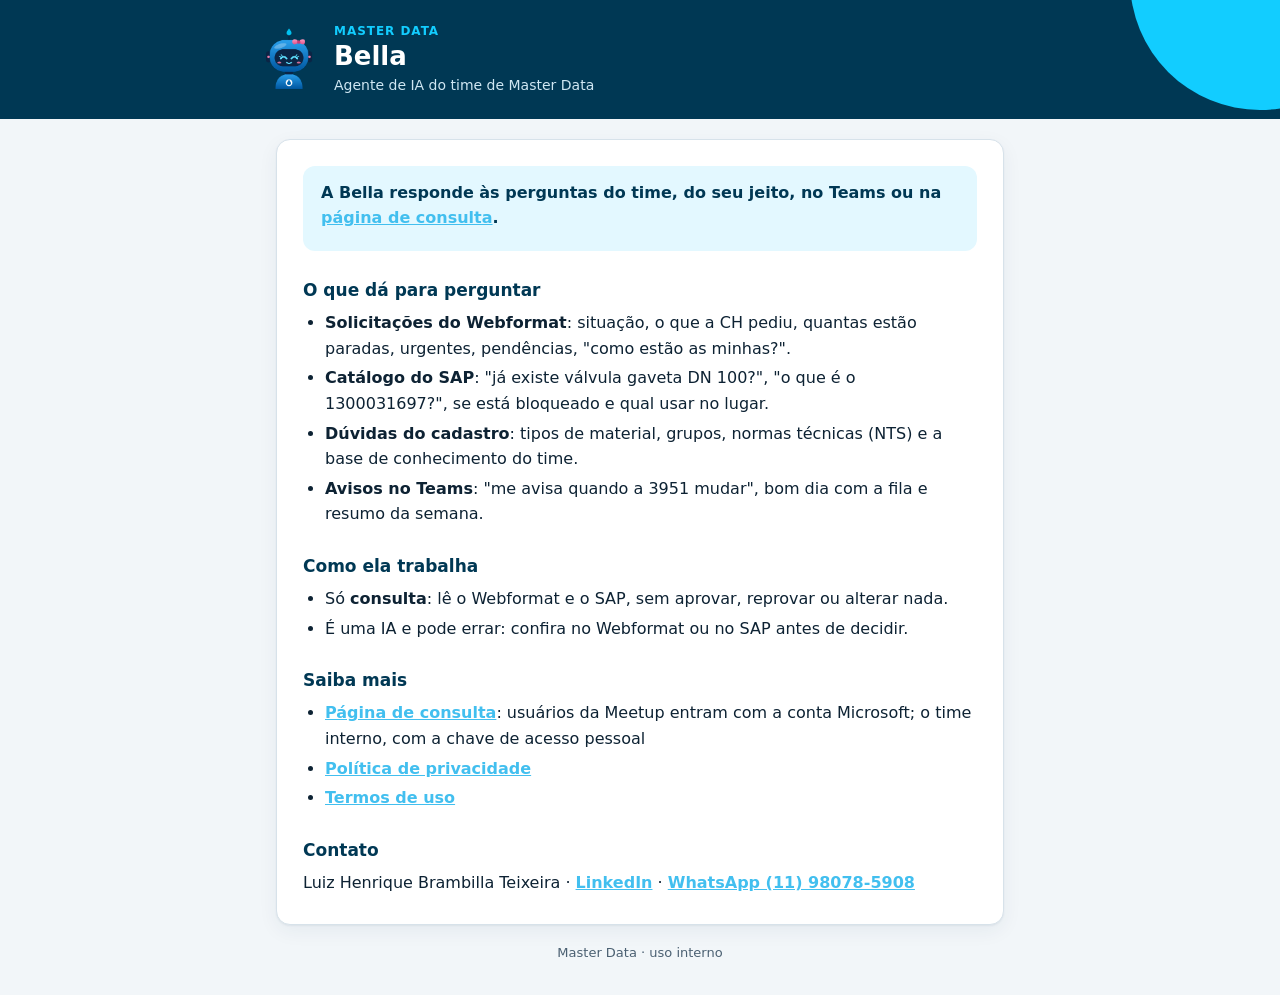
<file: index.html>
<!doctype html>
<html lang="pt-BR">
<head>
<meta charset="utf-8">
<meta name="viewport" content="width=device-width, initial-scale=1">
<meta name="referrer" content="no-referrer">
<title>Bella</title>
<link rel="icon" type="image/png" href="img/favicon.png">
<link rel="stylesheet" href="_estilo.css?v=20261014">
<script src="tema.js?v=20261014n"></script>
</head>
<body>
<header class="topo">
  <div class="topo-conteudo">
    <img src="img/bella.png" alt="" width="58" height="63">
    <div>
      <p class="sobretitulo">Master Data</p>
      <h1>Bella</h1>
      <p class="sub">Agente de IA do time de Master Data</p>
    </div>
  </div>
</header>

<main>
<div class="cartao">
  <div class="resumo">
    <p>A Bella responde às perguntas do time, do seu jeito, no Teams ou na <a href="consulta.html">página de consulta</a>.</p>
  </div>

  <h2>O que dá para perguntar</h2>
  <ul>
    <li><strong>Solicitações do Webformat</strong>: situação, o que a CH pediu, quantas estão paradas, urgentes, pendências, "como estão as minhas?".</li>
    <li><strong>Catálogo do SAP</strong>: "já existe válvula gaveta DN 100?", "o que é o 1300031697?", se está bloqueado e qual usar no lugar.</li>
    <li><strong>Dúvidas do cadastro</strong>: tipos de material, grupos, normas técnicas (NTS) e a base de conhecimento do time.</li>
    <li><strong>Avisos no Teams</strong>: "me avisa quando a 3951 mudar", bom dia com a fila e resumo da semana.</li>
  </ul>

  <h2>Como ela trabalha</h2>
  <ul>
    <li>Só <strong>consulta</strong>: lê o Webformat e o SAP, sem aprovar, reprovar ou alterar nada.</li>
    <li>É uma IA e pode errar: confira no Webformat ou no SAP antes de decidir.</li>
  </ul>

  <h2>Saiba mais</h2>
  <ul>
    <li><a href="consulta.html">Página de consulta</a>: usuários da Meetup entram com a conta Microsoft; o time interno, com a chave de acesso pessoal</li>
    <li><a href="privacidade.html">Política de privacidade</a></li>
    <li><a href="termos.html">Termos de uso</a></li>
  </ul>

  <h2>Contato</h2>
  <p>Luiz Henrique Brambilla Teixeira · <a href="https://www.linkedin.com/in/lhbrambilla/">LinkedIn</a> · <a href="https://wa.me/5511980785908">WhatsApp (11) 98078-5908</a></p>
</div>
</main>
<footer>Master Data · uso interno</footer>
</body>
</html>
</file>
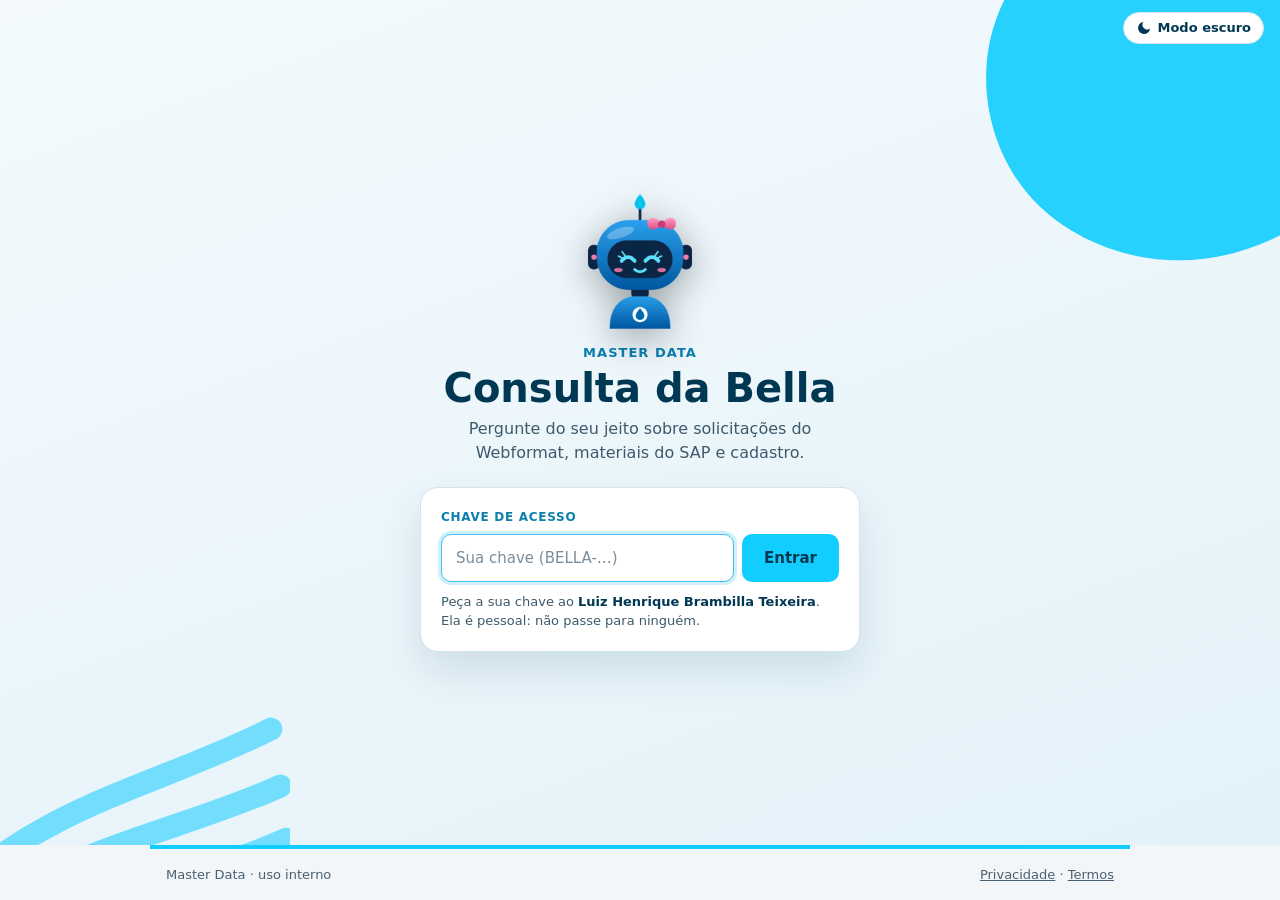
<file: consulta-antiga.html>
<!doctype html>
<html lang="pt-BR">
<head>
<meta charset="utf-8">
<meta name="viewport" content="width=device-width, initial-scale=1">
<!--
  Tela ANTIGA da consulta, guardada para voltar se precisar (a oficial, consulta.html,
  virou a tela nova em 26/10/2026). O login da Microsoft volta sempre para a consulta.html.

  Consulta da Bella: a mesma conversa do Teams, no navegador (IA com as mesmas
  consultas: solicitacoes do Webformat, catalogo do SAP, base de conhecimento).

  Pagina estatica e sem segredo: os dados vem da funcao `consultar`, que so
  responde a quem entrou: Meetup pela conta Microsoft, o time interno por uma chave de
  acesso pessoal (criada so no banco de dados; guardada so neste navegador).
  A politica abaixo so deixa a pagina rodar o proprio script e falar com a
  funcao de consulta: nenhum script, estilo ou envio para outro endereco.
-->
<meta http-equiv="Content-Security-Policy"
      content="default-src 'none'; script-src 'self'; style-src 'self'; img-src 'self'; connect-src https://zweuntyaeelxnktllxqc.supabase.co; base-uri 'none'; form-action 'none'">
<meta name="referrer" content="no-referrer">
<meta name="robots" content="noindex, nofollow">
<title>Consulta da Bella</title>
<link rel="icon" type="image/png" href="img/favicon.png">
<link rel="stylesheet" href="consulta.css?v=20261103d">
<script src="tema.js?v=20261019b"></script>
</head>
<body>
<header class="topo">
  <button type="button" class="tema" id="tema" aria-pressed="false" title="Alternar entre modo claro e escuro">
    <svg class="icone-lua" viewBox="0 0 24 24" aria-hidden="true"><path d="M21 12.8A9 9 0 1 1 11.2 3a7 7 0 0 0 9.8 9.8Z"/></svg>
    <svg class="icone-sol" viewBox="0 0 24 24" aria-hidden="true" hidden><circle cx="12" cy="12" r="4.5"/><path d="M11 1h2v4h-2zM11 19h2v4h-2zM1 11h4v2H1zM19 11h4v2h-4zM4.2 5.6l1.4-1.4 2.8 2.8-1.4 1.4zM15.6 17l1.4-1.4 2.8 2.8-1.4 1.4zM4.2 18.4l2.8-2.8 1.4 1.4-2.8 2.8zM15.6 7l2.8-2.8 1.4 1.4-2.8 2.8z"/></svg>
    <span class="tema-texto">Modo escuro</span>
  </button>
  <svg class="forma forma-bolha" viewBox="0 0 200 200" aria-hidden="true">
    <path d="M47.5,-60.3C61.2,-51.7,72,-37.2,76.3,-20.9C80.6,-4.6,78.5,13.5,70.8,28.6C63.1,43.7,49.9,55.8,34.6,63.6C19.3,71.4,1.9,74.9,-15.6,72.4C-33.1,69.9,-50.7,61.4,-62.4,47.6C-74.1,33.8,-79.9,14.7,-78.1,-3.6C-76.3,-21.9,-66.9,-39.4,-53.2,-48.2C-39.5,-57,-21.5,-57.1,-3.6,-52.8C14.3,-48.5,33.8,-68.9,47.5,-60.3Z" transform="translate(100 100)"/>
  </svg>
  <svg class="forma forma-ondas" viewBox="0 0 200 200" aria-hidden="true">
    <path d="M20 150 C70 100 130 90 190 60"/><path d="M10 175 C70 125 140 115 195 90"/>
    <path d="M15 198 C80 150 150 140 198 118"/>
  </svg>
  <div class="topo-conteudo">
    <img class="bella" src="img/bella.png" alt="Bella, a agente de IA do Master Data" width="180" height="195">
    <div class="topo-texto">
      <p class="sobretitulo">Master Data</p>
      <h1>Consulta da Bella</h1>
      <p class="sub">Pergunte do seu jeito sobre solicitações do Webformat, materiais do SAP e cadastro.</p>

      <div class="cartao-entrada" id="cartao-entrada">
        <div class="aviso-entrada" id="erro-codigo" role="alert" hidden>
          <svg viewBox="0 0 24 24" aria-hidden="true"><path d="M12 2a10 10 0 1 0 0 20 10 10 0 0 0 0-20Zm1 15h-2v-2h2v2Zm0-4h-2V7h2v6Z"/></svg>
          <div><strong id="erro-titulo"></strong><span id="erro-texto"></span></div>
        </div>
        <div class="entrada-ms" id="entrada-ms" hidden>
          <p class="entrada-rotulo">Usuários da Meetup</p>
          <button type="button" class="botao-ms" id="entrar-ms">
            <svg viewBox="0 0 21 21" aria-hidden="true"><path fill="#f25022" d="M1 1h9v9H1z"/><path fill="#7fba00" d="M11 1h9v9h-9z"/><path fill="#00a4ef" d="M1 11h9v9H1z"/><path fill="#ffb900" d="M11 11h9v9h-9z"/></svg>
            <span>Entrar com a conta Microsoft</span>
          </button>
          <div class="separador" id="separador" hidden><span>ou</span></div>
          <button type="button" class="link-codigo" id="usar-codigo" hidden>Tem chave de acesso? <strong>Entrar com a chave</strong></button>
        </div>
        <p class="entrada-rotulo" id="rotulo-chave" hidden>Chave de acesso</p>
        <form id="form-codigo" class="busca" autocomplete="off" hidden>
          <label class="oculto" for="codigo">Sua chave de acesso</label>
          <input id="codigo" type="password" placeholder="Sua chave (BELLA-…)" maxlength="200" required>
          <button type="submit">Entrar</button>
        </form>
        <p class="como-entrar" id="como-entrar">Peça a sua chave ao <span class="nome-luiz">Luiz Henrique Brambilla Teixeira</span>.<br>Ela é pessoal: não passe para ninguém.</p>
      </div>
    </div>
    <div class="acoes-topo">
    <button type="button" class="nova-conversa botao-whatsapp" id="whatsapp" aria-haspopup="dialog"
            title="Em desenvolvimento: avisos no WhatsApp das pendências técnicas e dos códigos das suas solicitações">
      <svg viewBox="0 0 24 24" aria-hidden="true"><path d="M12 2a10 10 0 0 0-8.6 15.1L2 22l5-1.3A10 10 0 1 0 12 2Zm0 18.2a8.2 8.2 0 0 1-4.2-1.2l-.3-.2-3 .8.8-2.9-.2-.3A8.2 8.2 0 1 1 12 20.2Zm4.5-6.1c-.2-.1-1.5-.7-1.7-.8-.2-.1-.4-.1-.6.1l-.8 1c-.1.2-.3.2-.5.1a6.7 6.7 0 0 1-3.3-2.9c-.3-.4.3-.4.7-1.4.1-.2 0-.3 0-.4l-.8-1.8c-.2-.5-.4-.4-.6-.4h-.5a1 1 0 0 0-.7.3 3 3 0 0 0-.9 2.2c0 1.3.9 2.5 1 2.7.1.2 1.8 2.8 4.4 3.9 1.6.7 2.3.8 3.1.6.5-.1 1.5-.6 1.7-1.2.2-.6.2-1.1.2-1.2-.1-.2-.3-.2-.5-.3Z"/></svg>
      <span>WhatsApp</span><span class="selo-breve">em breve</span>
    </button>
    <button type="button" class="nova-conversa" id="nova" title="Começar uma conversa nova">
      <svg viewBox="0 0 24 24" aria-hidden="true"><path d="M19 13h-6v6h-2v-6H5v-2h6V5h2v6h6z"/></svg>
      <span>Nova conversa</span>
    </button>
    </div>
  </div>
</header>

<main id="chat" hidden>
  <div class="conversa" id="conversa" role="log" aria-live="polite" aria-label="Conversa com a Bella"></div>
  <button type="button" class="ir-fim" id="ir-fim" hidden aria-label="Ir para a última mensagem" title="Ir para a última mensagem">↓</button>
  <form id="form-chat" class="compositor" autocomplete="off">
    <label class="oculto" for="mensagem">Mensagem para a Bella</label>
    <textarea id="mensagem" rows="1" maxlength="1000" placeholder="Pergunte à Bella…" title="Enter envia; Shift+Enter quebra a linha"></textarea>
    <button type="submit" id="enviar" aria-label="Enviar"></button>
  </form>
  <p class="aviso-ia">A Bella é uma IA e pode errar. Confira no Webformat ou no SAP antes de decidir.
    <span class="links-chat">· <a href="privacidade.html">Privacidade</a> · <a href="termos.html">Termos</a> ·
      <button type="button" class="link" id="sair">Sair</button></span></p>
</main>

<dialog class="painel" id="painel-whatsapp" aria-labelledby="wa-titulo">
  <div class="painel-topo">
    <h2 id="wa-titulo">Acompanhar pelo WhatsApp</h2>
    <button type="button" class="painel-fechar" id="wa-fechar" aria-label="Fechar">×</button>
  </div>
  <p class="selo-teste" id="wa-teste" hidden><strong>Em desenvolvimento:</strong> este recurso ainda não está funcionando.
    Você já pode deixar o acompanhamento cadastrado, mas os avisos ainda não são enviados para o WhatsApp: por enquanto
    eles aparecem só aqui, como sairiam.</p>
  <div class="painel-corpo" id="wa-corpo" aria-live="polite"></div>
</dialog>

<footer>
  <span>Master Data · uso interno</span>
  <span><a href="privacidade.html">Privacidade</a> · <a href="termos.html">Termos</a></span>
</footer>
<script src="consulta.js?v=20261103d"></script>
</body>
</html>
</file>
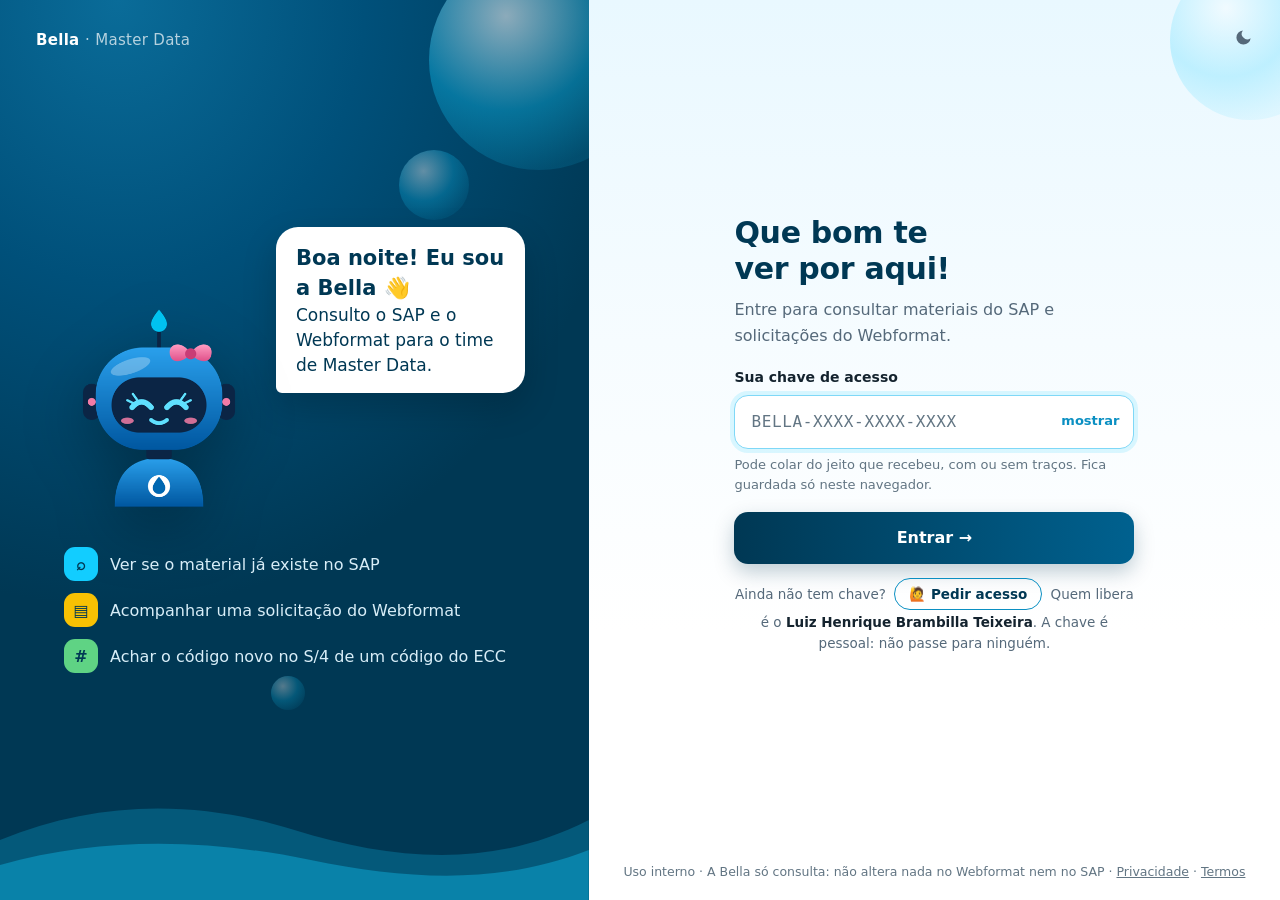
<file: consulta-nova.html>
<!doctype html>
<html lang="pt-BR">
<head>
<meta charset="utf-8">
<meta name="viewport" content="width=device-width, initial-scale=1">
<!--
  A tela nova virou a oficial (consulta.html) em 26/10/2026. Este endereco so leva
  para la, mantendo o que vier depois do # (links do catalogo ja compartilhados).
-->
<meta http-equiv="Content-Security-Policy"
      content="default-src 'none'; script-src 'self'; base-uri 'none'; form-action 'none'">
<meta name="referrer" content="no-referrer">
<meta name="robots" content="noindex, nofollow">
<title>Consulta da Bella</title>
<script src="ir-para-consulta.js"></script>
</head>
<body>
<p>A consulta da Bella mudou de endereço: <a href="consulta.html">abrir a consulta</a>.</p>
</body>
</html>
</file>
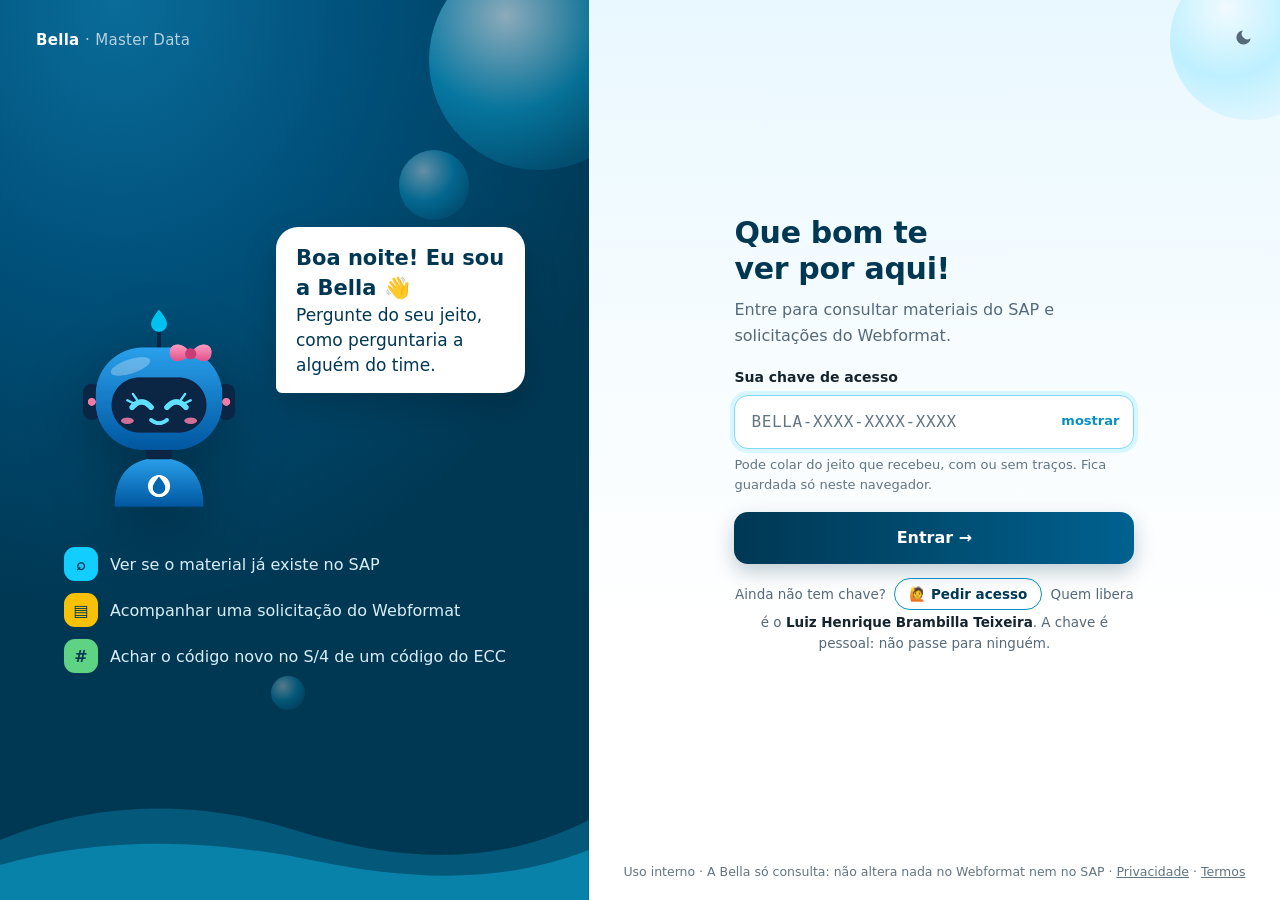
<file: consulta.html>
<!doctype html>
<html lang="pt-BR">
<head>
<meta charset="utf-8">
<meta name="viewport" content="width=device-width, initial-scale=1">
<!--
  Consulta da Bella (tela oficial desde 26/10/2026; a anterior ficou em consulta-antiga.html).
  Mesma funcao `consultar`, mesma entrada e a mesma politica: a pagina so roda o
  proprio script e so fala com a funcao de consulta.
-->
<meta http-equiv="Content-Security-Policy"
      content="default-src 'none'; script-src 'self'; style-src 'self'; img-src 'self'; connect-src https://zweuntyaeelxnktllxqc.supabase.co; base-uri 'none'; form-action 'none'">
<meta name="referrer" content="no-referrer">
<meta name="robots" content="noindex, nofollow">
<title>Bella · Master Data</title>
<link rel="icon" type="image/png" href="img/favicon.png">
<link rel="stylesheet" href="consulta-nova.css?v=20261118a">
<script src="tema.js?v=20261019b"></script>
</head>
<body>

<!-- ================= entrada ================= -->
<section class="entrada" id="entrada">
  <div class="painel-bella" aria-hidden="true">
    <p class="marca">Bella <span>· Master Data</span></p>
    <span class="gota g1"></span><span class="gota g2"></span><span class="gota g3"></span>
    <div class="palco">
      <img src="img/bella.png" alt="" width="190" height="206">
      <p class="fala"><strong>Oi! Eu sou a Bella 👋</strong>Consulto o SAP e o Webformat para o time de Master Data.</p>
    </div>
    <ul class="faz">
      <li><i class="f-ciano">⌕</i>Ver se o material já existe no SAP</li>
      <li><i class="f-amarelo">▤</i>Acompanhar uma solicitação do Webformat</li>
      <li><i class="f-verde">#</i>Achar o código novo no S/4 de um código do ECC</li>
    </ul>
    <svg class="ondas" viewBox="0 0 1440 120" preserveAspectRatio="none">
      <path d="M0 60 C 240 20, 480 20, 720 50 S 1200 90, 1440 40 L1440 120 L0 120Z" fill="#12cdff" opacity=".22"/>
      <path d="M0 85 C 260 55, 520 60, 760 80 S 1220 105, 1440 70 L1440 120 L0 120Z" fill="#12cdff" opacity=".35"/>
    </svg>
  </div>

  <div class="lado-form" id="lado-form">
    <span class="gota g4" aria-hidden="true"></span>
    <div class="login" id="cartao-entrada">
      <div class="cel-topo" aria-hidden="true"><img src="img/bella.png" alt="" width="74" height="80"><p class="fala">Oi! Eu sou a Bella 👋</p></div>
      <h1>Que bom te ver por aqui!</h1>
      <p class="sub">Entre para consultar materiais do SAP e solicitações do Webformat.</p>

      <div class="aviso-entrada" id="erro-codigo" role="alert" hidden>
        <svg viewBox="0 0 24 24" aria-hidden="true"><path d="M12 2a10 10 0 1 0 0 20 10 10 0 0 0 0-20Zm1 15h-2v-2h2v2Zm0-4h-2V7h2v6Z"/></svg>
        <div><strong id="erro-titulo"></strong><span id="erro-texto"></span></div>
      </div>

      <div class="abas" id="abas" role="tablist" aria-label="Como você entra" hidden>
        <button type="button" role="tab" id="aba-chave" aria-selected="true" aria-controls="form-codigo">Tenho chave de acesso</button>
        <button type="button" role="tab" id="aba-meetup" aria-selected="false" aria-controls="entrada-ms">Sou da Meetup</button>
      </div>

      <form id="form-codigo" class="form-chave" autocomplete="off" role="tabpanel" aria-labelledby="aba-chave">
        <label for="codigo">Sua chave de acesso</label>
        <div class="campo-chave" id="campo-chave">
          <input id="codigo" type="password" placeholder="BELLA-XXXX-XXXX-XXXX" maxlength="200" required
                 autocapitalize="characters" spellcheck="false" aria-describedby="dica-chave">
          <button type="button" class="mostrar" id="mostrar" aria-pressed="false">mostrar</button>
        </div>
        <p class="dica-chave" id="dica-chave">Pode colar do jeito que recebeu, com ou sem traços. Fica guardada só neste navegador.</p>
        <button type="submit" class="botao-entrar">Entrar →</button>
        <p class="como-entrar">Ainda não tem chave? <button type="button" class="pedir-acesso" id="abrir-pedido">🙋 Pedir acesso</button> Quem libera é o <span class="nome-luiz">Luiz Henrique Brambilla Teixeira</span>. A chave é pessoal: não passe para ninguém.</p>
      </form>

      <div class="entrada-ms" id="entrada-ms" role="tabpanel" aria-labelledby="aba-meetup" hidden>
        <button type="button" class="botao-ms" id="entrar-ms">
          <svg viewBox="0 0 21 21" aria-hidden="true"><path fill="#f25022" d="M1 1h9v9H1z"/><path fill="#7fba00" d="M11 1h9v9h-9z"/><path fill="#00a4ef" d="M1 11h9v9H1z"/><path fill="#ffb900" d="M11 11h9v9h-9z"/></svg>
          <span>Entrar com a conta Microsoft</span>
        </button>
        <p class="como-entrar">Depois do login você volta para a página atual da Bella. Para usar esta tela nova, abra este endereço de novo: o acesso fica guardado no navegador.</p>
      </div>
    </div>
    <p class="rodape-entrada">Uso interno · A Bella só consulta: não altera nada no Webformat nem no SAP ·
      <a href="privacidade.html">Privacidade</a> · <a href="termos.html">Termos</a></p>
    <div class="lugar-tema" id="tema-entrada"></div>
  </div>
</section>

<!-- ================= conversa ================= -->
<div class="app vazia" id="chat" hidden>
  <aside class="lado" id="lado" aria-label="Menu">
    <div class="quem">
      <span class="av"><img src="img/bella.png" alt="" width="42" height="46"></span>
      <div><strong>Bella</strong><small id="estado-bella">online</small></div>
      <button type="button" class="fechar-lado so-celular" id="fechar-lado" aria-label="Fechar o menu">×</button>
    </div>
    <button type="button" class="novo" id="nova" title="Começar uma conversa nova">＋ Nova conversa</button>
    <button type="button" class="item" id="atalho-painel"><span class="ic" aria-hidden="true">◔</span>Painel da fila</button>
    <button type="button" class="item" id="atalho-material"><span class="ic" aria-hidden="true">⌕</span>Procurar material</button>
    <button type="button" class="item" id="atalho-minhas"><span class="ic" aria-hidden="true">▤</span>Minhas solicitações</button>
    <button type="button" class="item" id="whatsapp" aria-haspopup="dialog"
            title="Em desenvolvimento: avisos no WhatsApp das pendências técnicas e dos códigos das suas solicitações">
      <span class="ic" aria-hidden="true">✆</span>WhatsApp <span class="selo-breve">em breve</span></button>
    <h2 class="lado-titulo" id="titulo-conversas" hidden>Conversas desta aba</h2>
    <nav class="conversas" id="lista-conversas" aria-labelledby="titulo-conversas"></nav>
    <svg class="ondas-lado" viewBox="0 0 270 150" preserveAspectRatio="none" aria-hidden="true">
      <path d="M0 60 C 70 30, 140 40, 270 20 L270 150 L0 150Z" fill="#12cdff" opacity=".08"/>
      <path d="M0 95 C 90 70, 170 85, 270 60 L270 150 L0 150Z" fill="#12cdff" opacity=".1"/>
    </svg>
    <div class="baixo">
      <div class="perfil"><span class="ini" id="iniciais">?</span><div><span id="perfil-nome">Você</span><small>Master Data</small></div></div>
      <div class="links-lado"><a href="privacidade.html">Privacidade</a> · <a href="termos.html">Termos</a> ·
        <span class="so-pc"><button type="button" class="link" id="ver-atalhos">Atalhos</button> ·</span>
        <button type="button" class="link" id="sair">Sair</button></div>
    </div>
  </aside>
  <div class="cortina" id="cortina" hidden></div>

  <main class="principal">
    <span class="gota g5" aria-hidden="true"></span>
    <header class="barra">
      <button type="button" class="icone so-celular" id="abrir-lado" aria-label="Abrir o menu">☰</button>
      <span class="titulo" id="titulo">Nova conversa</span>
      <div class="dir">
        <button type="button" class="icone so-celular" id="nova-cel" aria-label="Nova conversa">＋</button>
        <div class="lugar-tema" id="tema-chat">
          <button type="button" class="tema" id="tema" aria-pressed="false" title="Alternar entre modo claro e escuro">
            <svg class="icone-lua" viewBox="0 0 24 24" aria-hidden="true"><path d="M21 12.8A9 9 0 1 1 11.2 3a7 7 0 0 0 9.8 9.8Z"/></svg>
            <svg class="icone-sol" viewBox="0 0 24 24" aria-hidden="true" hidden><circle cx="12" cy="12" r="4.5"/><path d="M11 1h2v4h-2zM11 19h2v4h-2zM1 11h4v2H1zM19 11h4v2h-4zM4.2 5.6l1.4-1.4 2.8 2.8-1.4 1.4zM15.6 17l1.4-1.4 2.8 2.8-1.4 1.4zM4.2 18.4l2.8-2.8 1.4 1.4-2.8 2.8zM15.6 7l2.8-2.8 1.4 1.4-2.8 2.8z"/></svg>
            <span class="tema-texto oculto">Modo escuro</span>
          </button>
        </div>
      </div>
    </header>
    <section class="painel-fila" id="painel" aria-label="Painel da fila do Webformat" hidden>
      <div class="pn-corpo" id="pn-corpo" aria-live="polite"></div>
    </section>
    <section class="catalogo" id="catalogo" aria-label="Procurar material no SAP" hidden>
      <button type="button" class="cat-novidade" id="cat-novidade" hidden>💬 A Bella respondeu na conversa · <strong>ver agora</strong></button>
      <div class="cat-topo">
        <div class="cat-busca">
          <span class="lupa" aria-hidden="true">⌕</span>
          <label class="oculto" for="cat-texto">Texto ou código do material</label>
          <input id="cat-texto" type="search" maxlength="4000" autocomplete="off" spellcheck="false"
                 placeholder="Ex.: válvula gaveta DN 100, 1300012345 ou vários códigos colados…">
        </div>
        <div class="cat-filtros" id="cat-filtros">
          <button type="button" class="sugestao cat-abrir" id="cat-abrir" aria-expanded="false" aria-controls="cat-filtros">Mais filtros <b id="cat-n-filtros"></b></button>
          <label>Tipo
            <select id="cat-tipo"><option value="">Todos</option></select></label>
          <label>Grupo de mercadorias
            <input id="cat-gm" list="cat-grupos" maxlength="40" placeholder="Todos" autocomplete="off" spellcheck="false">
            <datalist id="cat-grupos"></datalist></label>
          <label title="O NCM inteiro ou o começo; nos serviços, o item da LC 116; ou “sem”">NCM
            <input id="cat-ncm" maxlength="12" placeholder="Ex.: 8481 ou sem" autocomplete="off" spellcheck="false"></label>
          <button type="button" class="link" id="cat-limpar" hidden>Limpar filtros</button>
        </div>
        <div class="cat-pilulas">
        <div class="cat-bloqueio" id="cat-bloqueio" role="group" aria-label="Bloqueio">
          <button type="button" data-bloqueio="" aria-pressed="true">Todos <b id="cat-n-todos"></b></button>
          <button type="button" data-bloqueio="sem" aria-pressed="false"><i class="ponto verde"></i>Livres <b id="cat-n-livres"></b></button>
          <button type="button" data-bloqueio="compras" aria-pressed="false"><i class="ponto amarelo"></i>Bloqueio para compras <b id="cat-n-compras"></b></button>
          <button type="button" data-bloqueio="total" aria-pressed="false"><i class="ponto vermelho"></i>Bloqueio total <b id="cat-n-total"></b></button>
        </div>
        <div class="cat-bloqueio cat-marcas" id="cat-marcas" role="group" aria-label="Problemas no cadastro">
          <button type="button" data-marca="erro" aria-pressed="false" title="O texto manda usar outro código ou o tipo de material está errado">Cadastro com erro <b id="cat-n-erro"></b></button>
          <button type="button" data-marca="fluxo" aria-pressed="false" title="Criado por solicitação urgente que depois foi cancelada ou reprovada">Fora do fluxo da CH <b id="cat-n-fluxo"></b></button>
          <button type="button" data-marca="dup" aria-pressed="false" title="Mesma descrição curta, mesmo com tipo, NCM ou grupo diferentes, com pelo menos 1 código livre. São candidatos: quem decide é o time de Master Data">Possíveis duplicados <b id="cat-n-dup"></b></button>
          <button type="button" data-marca="especial" aria-pressed="false" title="A descrição tem algo além de letras sem acento, números e espaço">Caractere especial <b id="cat-n-especial"></b></button>
        </div>
        </div>
      </div>
      <div class="cat-corpo" id="cat-corpo" aria-live="polite"></div>
      <div class="cat-comparar" id="cat-comparar" hidden></div>
    </section>
    <div class="conversa" id="conversa" role="log" aria-live="polite" aria-label="Conversa com a Bella"></div>
    <button type="button" class="ir-fim" id="ir-fim" hidden aria-label="Ir para a última mensagem" title="Ir para a última mensagem">↓</button>
    <form id="form-chat" class="compositor" autocomplete="off">
      <div class="editando" id="editando" hidden>
        <span title="Ao enviar, a pergunta e a resposta dela são trocadas">✎ Editando a última pergunta</span>
        <button type="button" class="link" id="cancelar-edicao">Cancelar</button>
      </div>
      <div class="caixa">
        <label class="oculto" for="mensagem">Mensagem para a Bella</label>
        <textarea id="mensagem" rows="1" maxlength="1000" placeholder="Pergunte sobre um material, um código ou uma solicitação…" title="Enter envia; Shift+Enter quebra a linha"></textarea>
        <button type="submit" id="enviar" aria-label="Enviar"></button>
      </div>
    </form>
    <div class="sugs" id="sugs"></div>
    <p class="aviso-ia">A Bella pode errar. Confira no Webformat ou no SAP antes de decidir.</p>
  </main>
</div>

<dialog class="painel" id="painel-whatsapp" aria-labelledby="wa-titulo">
  <div class="painel-topo">
    <h2 id="wa-titulo">Acompanhar pelo WhatsApp</h2>
    <button type="button" class="painel-fechar" id="wa-fechar" aria-label="Fechar">×</button>
  </div>
  <p class="selo-teste" id="wa-teste" hidden><strong>Em desenvolvimento:</strong> este recurso ainda não está funcionando.
    Você já pode deixar o acompanhamento cadastrado, mas os avisos ainda não são enviados para o WhatsApp: por enquanto
    eles aparecem só aqui, como sairiam.</p>
  <div class="painel-corpo" id="wa-corpo" aria-live="polite"></div>
</dialog>

<dialog class="painel" id="painel-atalhos" aria-labelledby="atalhos-titulo">
  <div class="painel-topo">
    <h2 id="atalhos-titulo">Atalhos do teclado</h2>
    <button type="button" class="painel-fechar" id="atalhos-fechar" aria-label="Fechar">×</button>
  </div>
  <div class="painel-corpo"><dl class="atalhos" id="lista-atalhos"></dl>
    <p class="rever"><button type="button" class="link" id="rever-tour">Ver de novo o passeio pela página</button></p></div>
</dialog>

<dialog class="painel opiniao" id="painel-opiniao" aria-labelledby="op-titulo">
  <div class="op-topo">
    <img src="img/bella.png" alt="" width="44" height="48">
    <div class="op-titulos"><h2 id="op-titulo">Sua opinião sobre a Bella</h2><p>2 perguntas · 10 segundos · só esta vez</p></div>
    <button type="button" class="painel-fechar" id="op-fechar" aria-label="Fechar">×</button>
  </div>
  <form class="op-corpo" id="op-form" novalidate>
    <p class="op-oi" id="op-oi"></p>
    <fieldset class="op-grupo">
      <legend>A Bella ajuda no seu dia a dia?</legend>
      <div class="op-ajuda">
        <label><input type="radio" name="ajuda" value="muito"><span><b aria-hidden="true">😄</b>Muito</span></label>
        <label><input type="radio" name="ajuda" value="um_pouco"><span><b aria-hidden="true">🙂</b>Um pouco</span></label>
        <label><input type="radio" name="ajuda" value="ainda_nao"><span><b aria-hidden="true">😕</b>Ainda não</span></label>
      </div>
    </fieldset>
    <fieldset class="op-grupo">
      <legend>Que nota você dá para a Bella?</legend>
      <div class="op-linha-notas">
        <div class="op-notas" id="op-notas">
        <input type="radio" name="nota" id="op-nota-1" value="1"><label for="op-nota-1" data-n="1" aria-label="1 de 5">★</label>
        <input type="radio" name="nota" id="op-nota-2" value="2"><label for="op-nota-2" data-n="2" aria-label="2 de 5">★</label>
        <input type="radio" name="nota" id="op-nota-3" value="3"><label for="op-nota-3" data-n="3" aria-label="3 de 5">★</label>
        <input type="radio" name="nota" id="op-nota-4" value="4"><label for="op-nota-4" data-n="4" aria-label="4 de 5">★</label>
        <input type="radio" name="nota" id="op-nota-5" value="5"><label for="op-nota-5" data-n="5" aria-label="5 de 5">★</label>
        </div>
        <span class="op-nota-nome" id="op-nota-nome" aria-live="polite">Toque numa estrela</span>
      </div>
    </fieldset>
    <label class="op-campo" for="op-sugestao">O que faria ela melhor? <small>opcional</small></label>
    <textarea id="op-sugestao" rows="2" maxlength="1000" placeholder="Ex.: mostrar o histórico do material"></textarea>
    <p class="op-erro" id="op-erro" role="alert" hidden></p>
    <button type="submit" class="op-enviar" id="op-enviar">Enviar resposta</button>
  </form>
  <div class="op-obrigado" id="op-obrigado" hidden>
    <div class="op-coracao" aria-hidden="true">💙</div>
    <h3 id="op-obrigado-titulo">Obrigada!</h3>
    <p class="op-resumo" id="op-resumo"></p>
    <p class="op-chegou">Sua resposta chegou ao Luiz.</p>
    <button type="button" class="op-enviar" id="op-ok">Fechar</button>
  </div>
</dialog>

<dialog class="painel novidades" id="painel-novidade" aria-labelledby="nv-titulo" autofocus>
  <div class="nv-topo">
    <img src="img/bella.png" alt="" width="52" height="56">
    <div class="nv-titulos"><span class="nv-selo">🆕 Atualização</span><h2 id="nv-titulo">Novidades da Bella</h2><p id="nv-sub"></p></div>
    <button type="button" class="painel-fechar" id="nv-fechar" aria-label="Fechar">×</button>
  </div>
  <ul class="nv-itens" id="nv-itens"></ul>
  <div class="nv-rodape"><button type="button" class="op-enviar" id="nv-ok">Entendi</button></div>
</dialog>

<dialog class="painel pedido-acesso" id="painel-pedido" aria-labelledby="pa-titulo">
  <div class="nv-topo">
    <img src="img/bella.png" alt="" width="52" height="56">
    <div class="nv-titulos"><h2 id="pa-titulo">Pedir acesso à Bella</h2><p>O Luiz recebe o seu pedido na hora, no Teams.</p></div>
    <button type="button" class="painel-fechar" id="pa-fechar" aria-label="Fechar">×</button>
  </div>
  <form class="pa-corpo" id="pa-form" novalidate>
    <label class="op-campo" for="pa-nome">Nome completo</label>
    <input id="pa-nome" autocomplete="name" maxlength="80" required placeholder="Como está no crachá">
    <label class="op-campo" for="pa-email">E-mail de trabalho</label>
    <input id="pa-email" type="email" autocomplete="email" maxlength="120" required placeholder="nome@empresa.com" spellcheck="false">
    <input id="pa-site" name="site" class="pa-isca" tabindex="-1" autocomplete="off" aria-hidden="true">
    <p class="op-erro" id="pa-erro" role="alert" hidden></p>
    <button type="submit" class="op-enviar" id="pa-enviar">Enviar pedido</button>
  </form>
  <div class="op-obrigado" id="pa-ok" hidden>
    <div class="op-coracao" aria-hidden="true">💙</div>
    <h3 id="pa-ok-titulo">Pedido enviado!</h3>
    <p class="op-resumo" id="pa-ok-texto"></p>
    <button type="button" class="op-enviar" id="pa-ok-fechar">Fechar</button>
  </div>
</dialog>

<dialog class="tour" id="tour" aria-labelledby="tour-titulo" aria-describedby="tour-texto">
  <div class="tour-foco" id="tour-foco"></div>
  <div class="tour-balao" id="tour-balao">
    <div class="tour-topo"><img src="img/bella.png" alt="" width="34" height="37"><small id="tour-passo"></small></div>
    <h2 id="tour-titulo"></h2>
    <p id="tour-texto"></p>
    <div class="tour-botoes">
      <button type="button" class="link" id="tour-pular">Pular</button>
      <button type="button" class="tour-proximo" id="tour-proximo">Próximo</button>
    </div>
  </div>
</dialog>

<script src="consulta-nova.js?v=20261118a"></script>
</body>
</html>
</file>
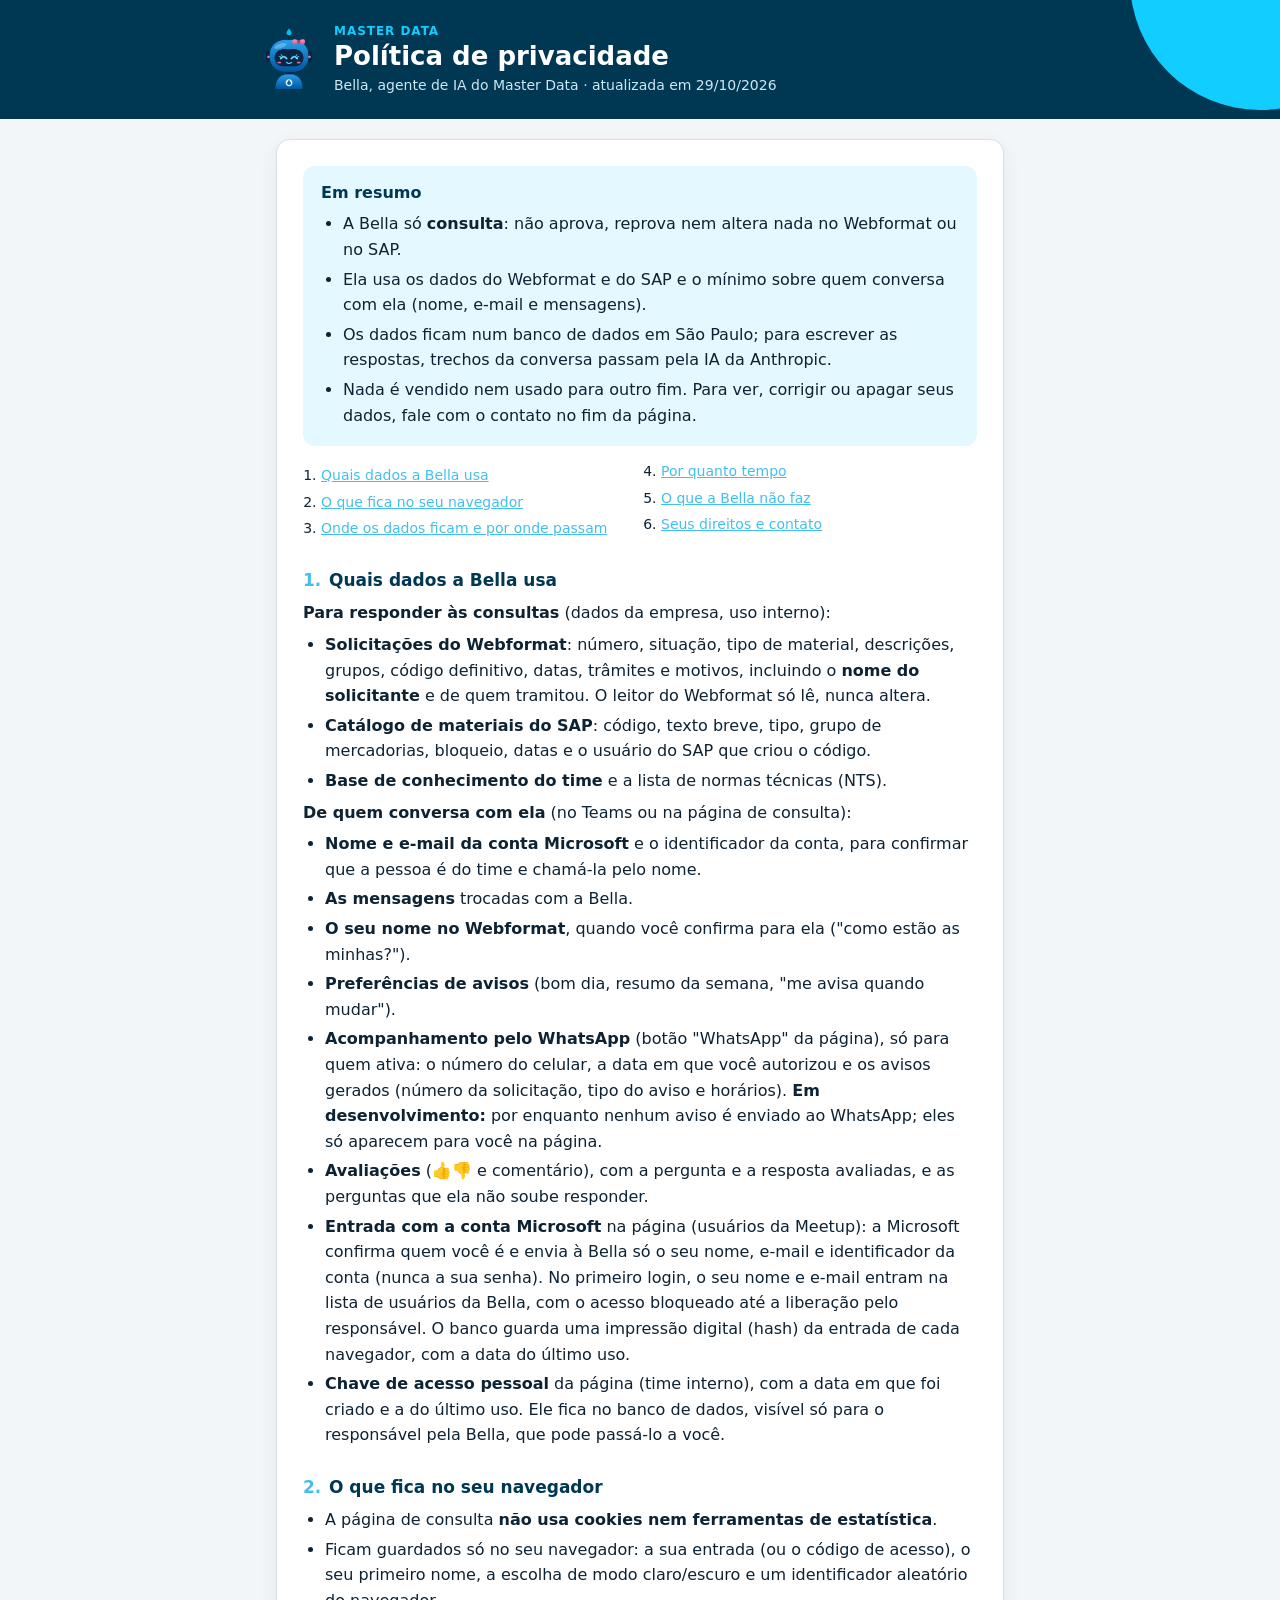
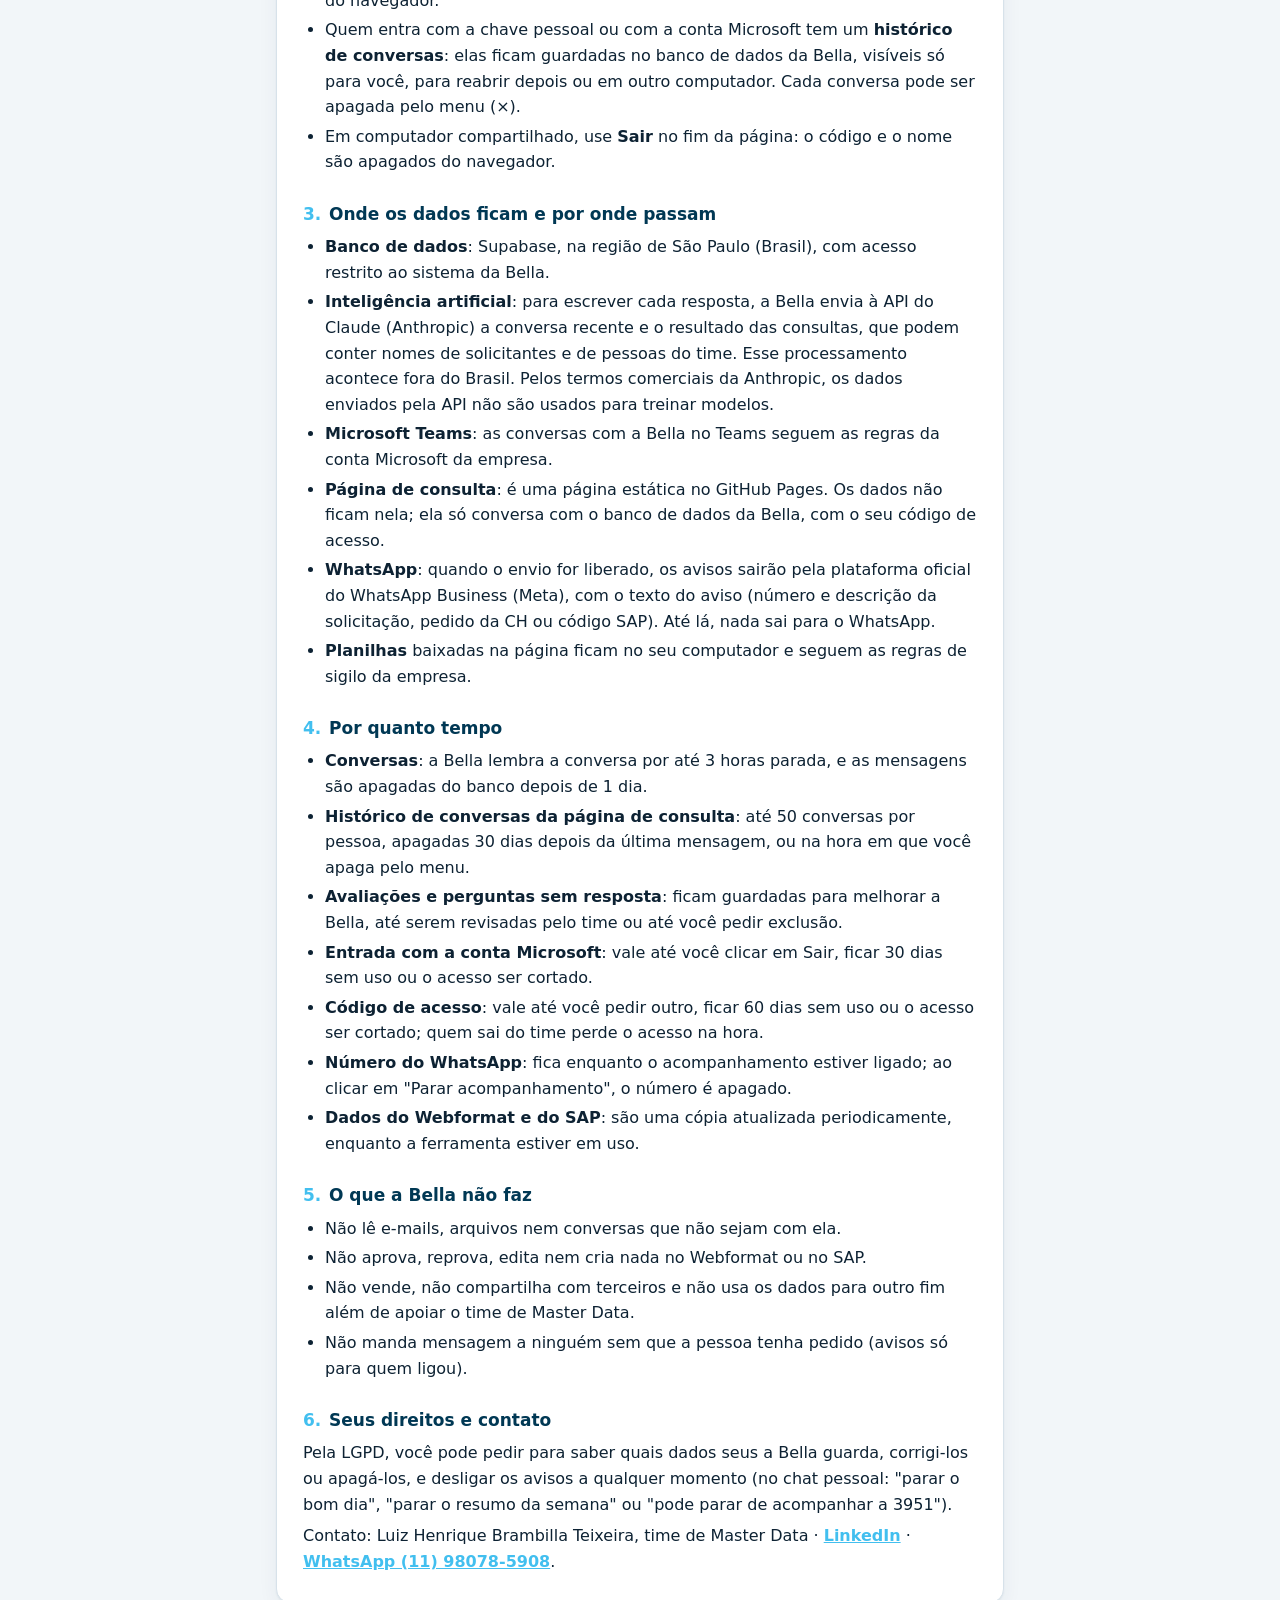
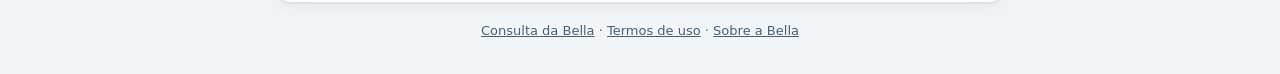
<file: privacidade.html>
<!doctype html>
<html lang="pt-BR">
<head>
<meta charset="utf-8">
<meta name="viewport" content="width=device-width, initial-scale=1">
<meta name="referrer" content="no-referrer">
<title>Privacidade da Bella</title>
<link rel="icon" type="image/png" href="img/favicon.png">
<link rel="stylesheet" href="_estilo.css?v=20261014">
<script src="tema.js?v=20261014n"></script>
</head>
<body>
<header class="topo">
  <div class="topo-conteudo">
    <img src="img/bella.png" alt="" width="58" height="63">
    <div>
      <p class="sobretitulo">Master Data</p>
      <h1>Política de privacidade</h1>
      <p class="sub">Bella, agente de IA do Master Data · atualizada em 29/10/2026</p>
    </div>
  </div>
</header>

<main>
<div class="cartao">
  <div class="resumo">
    <p>Em resumo</p>
    <ul>
      <li>A Bella só <strong>consulta</strong>: não aprova, reprova nem altera nada no Webformat ou no SAP.</li>
      <li>Ela usa os dados do Webformat e do SAP e o mínimo sobre quem conversa com ela (nome, e-mail e mensagens).</li>
      <li>Os dados ficam num banco de dados em São Paulo; para escrever as respostas, trechos da conversa passam pela IA da Anthropic.</li>
      <li>Nada é vendido nem usado para outro fim. Para ver, corrigir ou apagar seus dados, fale com o contato no fim da página.</li>
    </ul>
  </div>

  <ol class="indice">
    <li><a href="#dados">Quais dados a Bella usa</a></li>
    <li><a href="#navegador">O que fica no seu navegador</a></li>
    <li><a href="#onde">Onde os dados ficam e por onde passam</a></li>
    <li><a href="#tempo">Por quanto tempo</a></li>
    <li><a href="#nao">O que a Bella não faz</a></li>
    <li><a href="#direitos">Seus direitos e contato</a></li>
  </ol>

  <h2 id="dados"><span class="n">1.</span>Quais dados a Bella usa</h2>
  <p><strong>Para responder às consultas</strong> (dados da empresa, uso interno):</p>
  <ul>
    <li><strong>Solicitações do Webformat</strong>: número, situação, tipo de material, descrições, grupos, código definitivo, datas, trâmites e motivos, incluindo o <strong>nome do solicitante</strong> e de quem tramitou. O leitor do Webformat só lê, nunca altera.</li>
    <li><strong>Catálogo de materiais do SAP</strong>: código, texto breve, tipo, grupo de mercadorias, bloqueio, datas e o usuário do SAP que criou o código.</li>
    <li><strong>Base de conhecimento do time</strong> e a lista de normas técnicas (NTS).</li>
  </ul>
  <p><strong>De quem conversa com ela</strong> (no Teams ou na página de consulta):</p>
  <ul>
    <li><strong>Nome e e-mail da conta Microsoft</strong> e o identificador da conta, para confirmar que a pessoa é do time e chamá-la pelo nome.</li>
    <li><strong>As mensagens</strong> trocadas com a Bella.</li>
    <li><strong>O seu nome no Webformat</strong>, quando você confirma para ela ("como estão as minhas?").</li>
    <li><strong>Preferências de avisos</strong> (bom dia, resumo da semana, "me avisa quando mudar").</li>
    <li><strong>Acompanhamento pelo WhatsApp</strong> (botão "WhatsApp" da página), só para quem ativa: o número do celular, a data em que você autorizou e os avisos gerados (número da solicitação, tipo do aviso e horários). <strong>Em desenvolvimento:</strong> por enquanto nenhum aviso é enviado ao WhatsApp; eles só aparecem para você na página.</li>
    <li><strong>Avaliações</strong> (👍👎 e comentário), com a pergunta e a resposta avaliadas, e as perguntas que ela não soube responder.</li>
    <li><strong>Entrada com a conta Microsoft</strong> na página (usuários da Meetup): a Microsoft confirma quem você é e envia à Bella só o seu nome, e-mail e identificador da conta (nunca a sua senha). No primeiro login, o seu nome e e-mail entram na lista de usuários da Bella, com o acesso bloqueado até a liberação pelo responsável. O banco guarda uma impressão digital (hash) da entrada de cada navegador, com a data do último uso.</li>
    <li><strong>Chave de acesso pessoal</strong> da página (time interno), com a data em que foi criado e a do último uso. Ele fica no banco de dados, visível só para o responsável pela Bella, que pode passá-lo a você.</li>
  </ul>

  <h2 id="navegador"><span class="n">2.</span>O que fica no seu navegador</h2>
  <ul>
    <li>A página de consulta <strong>não usa cookies nem ferramentas de estatística</strong>.</li>
    <li>Ficam guardados só no seu navegador: a sua entrada (ou o código de acesso), o seu primeiro nome, a escolha de modo claro/escuro e um identificador aleatório do navegador.</li>
    <li>Quem entra com a chave pessoal ou com a conta Microsoft tem um <strong>histórico de conversas</strong>: elas ficam guardadas no banco de dados da Bella, visíveis só para você, para reabrir depois ou em outro computador. Cada conversa pode ser apagada pelo menu (×).</li>
    <li>Em computador compartilhado, use <strong>Sair</strong> no fim da página: o código e o nome são apagados do navegador.</li>
  </ul>

  <h2 id="onde"><span class="n">3.</span>Onde os dados ficam e por onde passam</h2>
  <ul>
    <li><strong>Banco de dados</strong>: Supabase, na região de São Paulo (Brasil), com acesso restrito ao sistema da Bella.</li>
    <li><strong>Inteligência artificial</strong>: para escrever cada resposta, a Bella envia à API do Claude (Anthropic) a conversa recente e o resultado das consultas, que podem conter nomes de solicitantes e de pessoas do time. Esse processamento acontece fora do Brasil. Pelos termos comerciais da Anthropic, os dados enviados pela API não são usados para treinar modelos.</li>
    <li><strong>Microsoft Teams</strong>: as conversas com a Bella no Teams seguem as regras da conta Microsoft da empresa.</li>
    <li><strong>Página de consulta</strong>: é uma página estática no GitHub Pages. Os dados não ficam nela; ela só conversa com o banco de dados da Bella, com o seu código de acesso.</li>
    <li><strong>WhatsApp</strong>: quando o envio for liberado, os avisos sairão pela plataforma oficial do WhatsApp Business (Meta), com o texto do aviso (número e descrição da solicitação, pedido da CH ou código SAP). Até lá, nada sai para o WhatsApp.</li>
    <li><strong>Planilhas</strong> baixadas na página ficam no seu computador e seguem as regras de sigilo da empresa.</li>
  </ul>

  <h2 id="tempo"><span class="n">4.</span>Por quanto tempo</h2>
  <ul>
    <li><strong>Conversas</strong>: a Bella lembra a conversa por até 3 horas parada, e as mensagens são apagadas do banco depois de 1 dia.</li>
    <li><strong>Histórico de conversas da página de consulta</strong>: até 50 conversas por pessoa, apagadas 30 dias depois da última mensagem, ou na hora em que você apaga pelo menu.</li>
    <li><strong>Avaliações e perguntas sem resposta</strong>: ficam guardadas para melhorar a Bella, até serem revisadas pelo time ou até você pedir exclusão.</li>
    <li><strong>Entrada com a conta Microsoft</strong>: vale até você clicar em Sair, ficar 30 dias sem uso ou o acesso ser cortado.</li>
    <li><strong>Código de acesso</strong>: vale até você pedir outro, ficar 60 dias sem uso ou o acesso ser cortado; quem sai do time perde o acesso na hora.</li>
    <li><strong>Número do WhatsApp</strong>: fica enquanto o acompanhamento estiver ligado; ao clicar em "Parar acompanhamento", o número é apagado.</li>
    <li><strong>Dados do Webformat e do SAP</strong>: são uma cópia atualizada periodicamente, enquanto a ferramenta estiver em uso.</li>
  </ul>

  <h2 id="nao"><span class="n">5.</span>O que a Bella não faz</h2>
  <ul>
    <li>Não lê e-mails, arquivos nem conversas que não sejam com ela.</li>
    <li>Não aprova, reprova, edita nem cria nada no Webformat ou no SAP.</li>
    <li>Não vende, não compartilha com terceiros e não usa os dados para outro fim além de apoiar o time de Master Data.</li>
    <li>Não manda mensagem a ninguém sem que a pessoa tenha pedido (avisos só para quem ligou).</li>
  </ul>

  <h2 id="direitos"><span class="n">6.</span>Seus direitos e contato</h2>
  <p>Pela LGPD, você pode pedir para saber quais dados seus a Bella guarda, corrigi-los ou apagá-los, e desligar os avisos a qualquer momento (no chat pessoal: "parar o bom dia", "parar o resumo da semana" ou "pode parar de acompanhar a 3951").</p>
  <p>Contato: Luiz Henrique Brambilla Teixeira, time de Master Data · <a href="https://www.linkedin.com/in/lhbrambilla/">LinkedIn</a> · <a href="https://wa.me/5511980785908">WhatsApp (11) 98078-5908</a>.</p>
</div>
</main>
<footer><a href="consulta.html">Consulta da Bella</a> · <a href="termos.html">Termos de uso</a> · <a href="index.html">Sobre a Bella</a></footer>
</body>
</html>
</file>
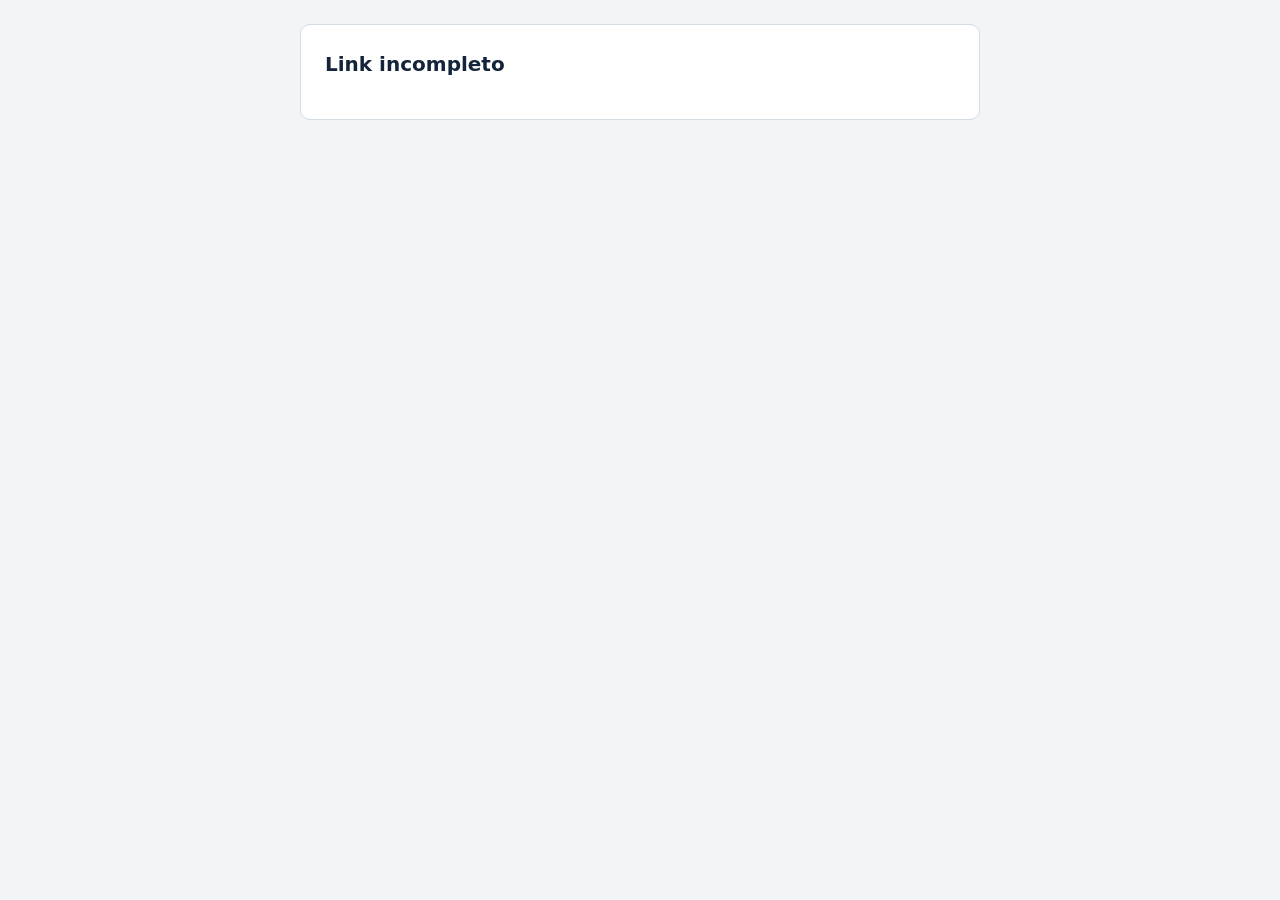
<file: responder.html>
<!doctype html>
<html lang="pt-BR">
<head>
<meta charset="utf-8">
<meta name="viewport" content="width=device-width, initial-scale=1">
<title>Responder ao agente</title>
<!--
  Formulario de resposta as perguntas do agente de aprovacao.
  Pagina estatica, sem segredo nenhum: os dados vem da funcao `responder` do
  Supabase, e so com o id + token que estao no link do cartao do Teams.
  Pode ser hospedada de graca (GitHub Pages num repositorio publico so com
  este arquivo, Cloudflare Pages ou Netlify).
  Link esperado: responder.html?id=12&token=<uuid>&api=<URL da funcao responder>
  Com &opcao=N (botao de uma opcao no Teams): mostra a opcao e so grava no
  clique de "Confirmar". Abrir o link nunca grava nada - antivirus corporativos
  abrem os links das mensagens para checar.

  Tudo se escolhe clicando (opcoes prontas, tipo, grupos). Tambem aceita
  resposta em texto livre: o texto vai como observacao e o agente le na
  proxima rodada; codigos que aparecem no texto viram botoes para confirmar.
-->
<style>
  :root {
    --fundo: #f2f5f7; --papel: #ffffff; --tinta: #14243a; --tinta-2: #4a5b70;
    --linha: #d3dbe3; --acento: #0b6e8c; --acento-tinta: #ffffff; --acento-claro: #e1f0f5;
    --ok: #1e7a4c; --erro: #a63a2e;
  }
  @media (prefers-color-scheme: dark) {
    :root { --fundo: #0f1a26; --papel: #162434; --tinta: #e7edf3; --tinta-2: #a9b6c4;
            --linha: #2c3d50; --acento: #4fb5d3; --acento-tinta: #0b1b26; --acento-claro: #1b3a4b;
            --ok: #5cc489; --erro: #e4705f; }
  }
  * { box-sizing: border-box; }
  body { margin: 0; background: var(--fundo); color: var(--tinta);
         font: 16px/1.5 "Segoe UI", system-ui, sans-serif; padding: 24px 16px 48px; }
  main { max-width: 680px; margin: 0 auto; background: var(--papel); border: 1px solid var(--linha);
         border-radius: 10px; padding: 24px; }
  h1 { font-size: 20px; margin: 0 0 4px; }
  h2 { font-size: 15px; margin: 24px 0 8px; }
  .sub { color: var(--tinta-2); font-size: 14px; margin: 0 0 16px; }
  .msg { background: var(--fundo); border-left: 4px solid var(--acento); padding: 12px 14px; margin: 0 0 8px; }
  .dica { color: var(--tinta-2); font-size: 13px; margin: 4px 0 0; }
  .opcoes { display: grid; gap: 8px; }
  .opcao { text-align: left; padding: 12px 14px; font-weight: 600; }
  .chips { display: flex; flex-wrap: wrap; gap: 6px; }
  button.escolha { font: inherit; font-size: 14px; color: var(--tinta); background: var(--papel);
         border: 1px solid var(--linha); border-radius: 6px; padding: 6px 10px; cursor: pointer; }
  button.escolha:hover { border-color: var(--acento); }
  button.escolha[aria-pressed="true"] { background: var(--acento); color: var(--acento-tinta); border-color: var(--acento); }
  .opcao small { display: block; font-weight: 400; opacity: .8; }
  input, textarea { width: 100%; font: inherit; color: inherit; background: var(--papel);
         border: 1px solid var(--linha); border-radius: 6px; padding: 8px 10px; }
  textarea { min-height: 90px; resize: vertical; }
  #busca { margin-bottom: 8px; }
  .escolhido { margin-top: 20px; padding: 12px 14px; border-radius: 6px; background: var(--acento-claro); font-size: 14px; }
  .enviar { margin-top: 18px; width: 100%; padding: 12px; font: inherit; font-weight: 600; border: 0;
           border-radius: 6px; background: var(--acento); color: var(--acento-tinta); cursor: pointer; }
  .enviar:disabled { opacity: .6; cursor: default; }
  label { display: block; font-weight: 600; font-size: 14px; margin: 16px 0 6px; }
  .confirmacao { margin: 8px 0 0; padding: 16px; border: 2px solid var(--acento); border-radius: 8px; }
  .confirmacao .rotulo { font-size: 20px; font-weight: 700; display: block; margin-top: 2px; }
  .confirmacao small { color: var(--tinta-2); }
  .link { margin-top: 12px; width: 100%; padding: 8px; font: inherit; font-size: 14px; background: none;
          border: 0; color: var(--acento); text-decoration: underline; cursor: pointer; }
  .status { margin-top: 16px; font-weight: 600; }
  .status.ok { color: var(--ok); } .status.erro { color: var(--erro); }
</style>
</head>
<body>
<main>
  <h1 id="assunto">Carregando…</h1>
  <p class="sub" id="numeros"></p>
  <p class="msg" id="mensagem" hidden></p>
  <p class="dica" id="informado"></p>

  <section id="confirmar" hidden>
    <div class="confirmacao">
      <small>Você escolheu</small>
      <span class="rotulo" id="conf-rotulo"></span>
      <small id="conf-extra"></small>
    </div>
    <label for="por-conf">Seu nome</label>
    <input id="por-conf" autocomplete="name">
    <button type="button" class="enviar" id="conf-ok">Confirmar</button>
    <button type="button" class="link" id="conf-outra">Escolher outra opção ou escrever</button>
  </section>

  <form id="form" hidden>
    <section id="secao-opcoes" hidden>
      <h2>Escolha uma opção</h2>
      <div class="opcoes" id="opcoes"></div>
    </section>

    <h2>Ou monte a resposta</h2>
    <label>Tipo de material</label>
    <div class="chips" id="tipos"></div>
    <label for="busca">Grupo de mercadorias</label>
    <input id="busca" type="search" placeholder="Procure por código ou nome (ex.: fixação, 024, válvula)">
    <div class="chips" id="gms"></div>
    <label>Grupo de compradores</label>
    <div class="chips" id="gcs"></div>

    <h2>Ou responda com suas palavras</h2>
    <textarea id="observacao" placeholder="Ex.: suporte de tubulação sempre vai no 024, qualquer tamanho. Ou: isso é NLAG, reprovar."></textarea>
    <div class="chips" id="achados" style="margin-top:8px"></div>

    <div class="escolhido" id="resumo"></div>
    <label for="por">Seu nome</label>
    <input id="por" autocomplete="name">
    <button type="submit" class="enviar" id="enviar">Enviar resposta</button>
  </form>
  <p class="status" id="status" role="status"></p>
</main>
<script>
  const TIPOS = ["NLAG", "ZMAT", "SERV", "DIEN", "ZCIL", "ZHID", "ZQUI", "ZRES", "ZSUC", "ZIMO"];
  const SERVICOS = ["SERV", "DIEN"];
  const p = new URLSearchParams(location.search);
  const id = Number(p.get("id")), token = p.get("token") || "", api = p.get("api") || "";
  const opcaoLink = /^\d+$/.test(p.get("opcao") || "") ? Number(p.get("opcao")) : null;
  const $ = (s) => document.getElementById(s);
  const status = (t, tipo) => { $("status").textContent = t; $("status").className = "status " + (tipo || ""); };
  const codigo = (v) => String(v || "").split(" - ")[0].trim();
  const semAcento = (t) => String(t || "").normalize("NFD").replace(/[̀-ͯ]/g, "").toLowerCase();
  const escolha = { tipo: "", gm: "", gc: "" };
  let gms = [], gcs = [];

  function botao(texto, ativo, aoClicar, classe) {
    const b = document.createElement("button");
    b.type = "button"; b.className = "escolha" + (classe ? " " + classe : "");
    b.textContent = texto; b.setAttribute("aria-pressed", ativo ? "true" : "false");
    b.addEventListener("click", aoClicar);
    return b;
  }
  const nomeGM = (c) => { const g = gms.find((x) => x.codigo === c); return g ? `${g.codigo} - ${g.descricao}` : c; };
  const nomeGC = (c) => { const g = gcs.find((x) => x.codigo === c); return g ? `${g.codigo} - ${g.descricao}` : c; };

  function definir(campo, valor) {
    escolha[campo] = escolha[campo] === valor ? "" : valor;  // clicar de novo desmarca
    desenhar();
  }

  function desenharGMs() {
    const lista = SERVICOS.includes(escolha.tipo) ? "SERVICOS" : (escolha.tipo ? "MATERIAIS" : "");
    const termo = semAcento($("busca").value.trim());
    let itens = gms.filter((g) => !lista || g.lista.startsWith(lista));
    if (termo) {
      // A lista oficial e abreviada ("VALV.REG", "TUB.CONEX"): cada palavra
      // procurada vale pelo inicio dela (3 letras); quem tem a palavra inteira vem antes.
      const palavras = termo.split(/\s+/);
      const nota = (g) => {
        const alvo = semAcento(`${g.codigo} ${g.descricao}`);
        return palavras.every((w) => alvo.includes(w)) ? 2 : palavras.every((w) => alvo.includes(w.slice(0, 3))) ? 1 : 0;
      };
      itens = itens.map((g) => [nota(g), g]).filter(([n]) => n).sort((a, b) => b[0] - a[0]).map(([, g]) => g);
    } else itens = itens.filter((g) => g.codigo === escolha.gm);  // sem busca: so o escolhido
    $("gms").replaceChildren(...itens.slice(0, 24).map((g) =>
      botao(`${g.codigo} - ${g.descricao}`, g.codigo === escolha.gm, () => definir("gm", g.codigo))));
  }

  // Codigos que aparecem no texto livre viram botoes para confirmar (nada e marcado sozinho).
  function desenharAchados() {
    const texto = $("observacao").value;
    const palavras = new Set((texto.toUpperCase().match(/[A-Z0-9]+/g) || []));
    const achados = [];
    TIPOS.filter((t) => palavras.has(t)).forEach((t) => achados.push(["tipo", t, `Tipo ${t}`]));
    gms.filter((g) => palavras.has(g.codigo) && /\D|^\d{3}$/.test(g.codigo))
       .forEach((g) => achados.push(["gm", g.codigo, `${g.codigo} - ${g.descricao}`]));
    gcs.filter((g) => g.codigo.length >= 2 && palavras.has(g.codigo))
       .forEach((g) => achados.push(["gc", g.codigo, `${g.codigo} - ${g.descricao}`]));
    const itens = achados.slice(0, 8).map(([campo, valor, rot]) =>
      botao("Usar " + rot, escolha[campo] === valor, () => definir(campo, valor)));
    $("achados").replaceChildren(...(itens.length ? [Object.assign(document.createElement("span"),
      { className: "dica", textContent: "Encontrei no texto:" }), ...itens] : []));
  }

  function desenhar() {
    $("tipos").replaceChildren(...TIPOS.map((t) => botao(t, t === escolha.tipo, () => definir("tipo", t))));
    $("gcs").replaceChildren(...gcs.filter((g) => !/^\d/.test(g.codigo)).map((g) =>
      botao(`${g.codigo} - ${g.descricao}`, g.codigo === escolha.gc, () => definir("gc", g.codigo))));
    document.querySelectorAll("#opcoes button").forEach((b) => {
      const o = JSON.parse(b.dataset.opcao);
      b.setAttribute("aria-pressed", String(o.tipo === escolha.tipo && o.gm === escolha.gm && o.gc === escolha.gc));
    });
    desenharGMs(); desenharAchados();
    const partes = [escolha.tipo && `Tipo ${escolha.tipo}`, escolha.gm && nomeGM(escolha.gm), escolha.gc && nomeGC(escolha.gc)]
      .filter(Boolean);
    const texto = $("observacao").value.trim();
    $("resumo").textContent = partes.length || texto
      ? "Vou enviar: " + [...partes, texto && `"${texto.slice(0, 120)}${texto.length > 120 ? "…" : ""}"`].filter(Boolean).join(" · ")
      : "Escolha uma opção, monte a resposta ou escreva.";
  }

  async function carregar() {
    if (!p.get("id") || !Number.isInteger(id) || !token || !api) { $("assunto").textContent = "Link incompleto"; return; }
    try {
      const r = await fetch(`${api}?id=${id}&token=${encodeURIComponent(token)}&formato=json`);
      if (!r.ok) throw new Error(await r.text());
      const d = await r.json(), q = d.pergunta, s = q.sugestao || {};
      $("assunto").textContent = q.assunto;
      $("numeros").textContent = "Solicitações: " + (q.numeros || []).join(", ");
      $("mensagem").textContent = q.mensagem; $("mensagem").hidden = false;
      if (s.gm_informado) $("informado").textContent = "O solicitante informou o grupo " + s.gm_informado + ".";
      if (q.status !== "aberta") { status("Esta pergunta já foi respondida.", "ok"); return; }
      gms = d.grupos_mercadorias; gcs = d.grupos_compradores;
      const opcoes = Array.isArray(s.opcoes) ? s.opcoes : [];
      $("opcoes").replaceChildren(...opcoes.map((o, i) => {
        const b = botao("", false, () => {
          const igual = o.tipo === escolha.tipo && o.gm === escolha.gm && o.gc === escolha.gc;
          Object.assign(escolha, igual ? { tipo: "", gm: "", gc: "" } : { tipo: o.tipo || "", gm: o.gm || "", gc: o.gc || "" });
          desenhar();
        }, "opcao");
        b.dataset.opcao = JSON.stringify({ tipo: o.tipo || "", gm: o.gm || "", gc: o.gc || "" });
        b.append(o.rotulo || nomeGM(o.gm));
        const extra = [o.gc && nomeGC(o.gc), i === 0 && "sugestão do agente"].filter(Boolean).join(" · ");
        if (extra) b.append(Object.assign(document.createElement("small"), { textContent: extra }));
        return b;
      }));
      $("secao-opcoes").hidden = !opcoes.length;
      $("busca").addEventListener("input", desenharGMs);
      $("observacao").addEventListener("input", desenhar);
      try { $("por").value = $("por-conf").value = localStorage.getItem("agente-nome") || ""; } catch (e) {}
      const vinda = opcaoLink !== null ? opcoes[opcaoLink] : null;
      if (vinda) {  // veio do botao de uma opcao: confirma antes de gravar
        Object.assign(escolha, { tipo: vinda.tipo || "", gm: vinda.gm || "", gc: vinda.gc || "" });
        $("conf-rotulo").textContent = vinda.rotulo || nomeGM(vinda.gm);
        $("conf-extra").textContent = [vinda.tipo && `Tipo ${vinda.tipo}`, vinda.gc && nomeGC(vinda.gc),
                                       opcaoLink === 0 && "sugestão do agente"].filter(Boolean).join(" · ");
        $("confirmar").hidden = false;
      } else {
        $("form").hidden = false;
      }
      desenhar();
    } catch (e) {
      $("assunto").textContent = "Não foi possível abrir a pergunta";
      status(String(e.message || e).slice(0, 200), "erro");
    }
  }

  $("conf-outra").addEventListener("click", () => {
    $("confirmar").hidden = true; $("form").hidden = false; status("");
    $("por").value = $("por-conf").value; desenhar();
  });

  $("conf-ok").addEventListener("click", async () => {
    $("conf-ok").disabled = true; status("Enviando…");
    try { localStorage.setItem("agente-nome", $("por-conf").value); } catch (e) {}
    try {
      const r = await fetch(api, { method: "POST", headers: { "Content-Type": "application/json" },
        body: JSON.stringify({ id, token, opcao: opcaoLink, por: $("por-conf").value }) });
      const d = await r.json();
      if (!d.ok) throw new Error(d.erro || d.resultado);
      $("confirmar").hidden = true;
      status(`Resposta registrada: ${d.rotulo || $("conf-rotulo").textContent}. Obrigado! O agente usa isso a partir da próxima rodada.`, "ok");
    } catch (e) {
      $("conf-ok").disabled = false; status("Não registrei: " + (e.message || e), "erro");
    }
  });

  $("form").addEventListener("submit", async (ev) => {
    ev.preventDefault();
    const observacao = $("observacao").value.trim();
    if (!escolha.tipo && !escolha.gm && !escolha.gc && !observacao) {
      status("Escolha uma opção ou escreva a resposta.", "erro"); return;
    }
    $("enviar").disabled = true; status("Enviando…");
    try { localStorage.setItem("agente-nome", $("por").value); } catch (e) {}
    try {
      const r = await fetch(api, { method: "POST", headers: { "Content-Type": "application/json" },
        body: JSON.stringify({ id, token, ...escolha, observacao, por: $("por").value }) });
      const d = await r.json();
      if (!d.ok) throw new Error(d.erro || d.resultado);
      $("form").hidden = true;
      status("Resposta registrada. Obrigado! O agente usa isso a partir da próxima rodada.", "ok");
    } catch (e) {
      $("enviar").disabled = false; status("Não registrei: " + (e.message || e), "erro");
    }
  });
  carregar();
</script>
</body>
</html>
</file>
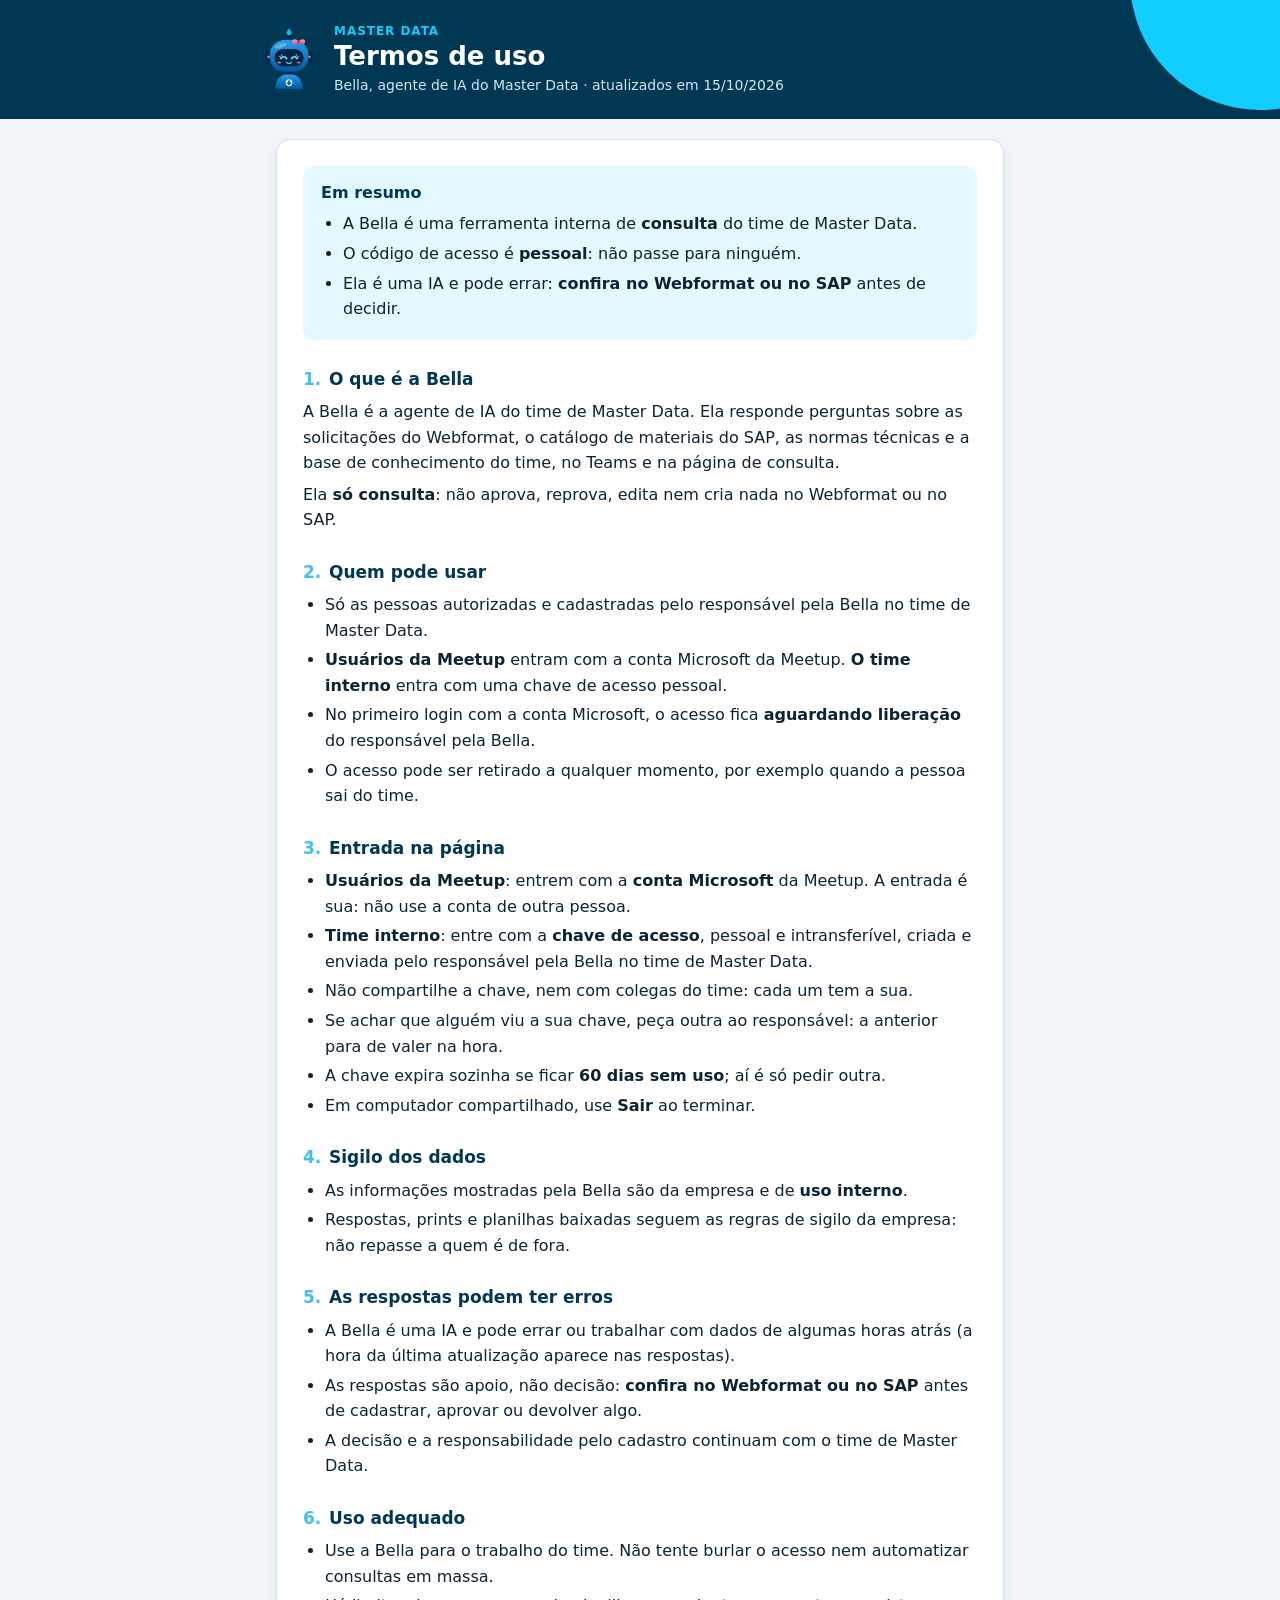
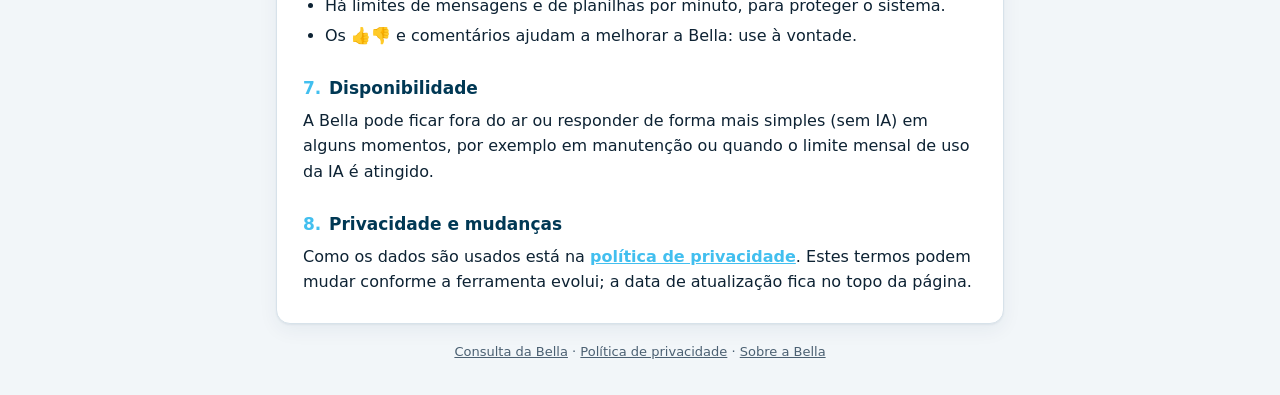
<file: termos.html>
<!doctype html>
<html lang="pt-BR">
<head>
<meta charset="utf-8">
<meta name="viewport" content="width=device-width, initial-scale=1">
<meta name="referrer" content="no-referrer">
<title>Termos de uso da Bella</title>
<link rel="icon" type="image/png" href="img/favicon.png">
<link rel="stylesheet" href="_estilo.css?v=20261014">
<script src="tema.js?v=20261014n"></script>
</head>
<body>
<header class="topo">
  <div class="topo-conteudo">
    <img src="img/bella.png" alt="" width="58" height="63">
    <div>
      <p class="sobretitulo">Master Data</p>
      <h1>Termos de uso</h1>
      <p class="sub">Bella, agente de IA do Master Data · atualizados em 15/10/2026</p>
    </div>
  </div>
</header>

<main>
<div class="cartao">
  <div class="resumo">
    <p>Em resumo</p>
    <ul>
      <li>A Bella é uma ferramenta interna de <strong>consulta</strong> do time de Master Data.</li>
      <li>O código de acesso é <strong>pessoal</strong>: não passe para ninguém.</li>
      <li>Ela é uma IA e pode errar: <strong>confira no Webformat ou no SAP</strong> antes de decidir.</li>
    </ul>
  </div>

  <h2><span class="n">1.</span>O que é a Bella</h2>
  <p>A Bella é a agente de IA do time de Master Data. Ela responde perguntas sobre as solicitações do Webformat, o catálogo de materiais do SAP, as normas técnicas e a base de conhecimento do time, no Teams e na página de consulta.</p>
  <p>Ela <strong>só consulta</strong>: não aprova, reprova, edita nem cria nada no Webformat ou no SAP.</p>

  <h2><span class="n">2.</span>Quem pode usar</h2>
  <ul>
    <li>Só as pessoas autorizadas e cadastradas pelo responsável pela Bella no time de Master Data.</li>
    <li><strong>Usuários da Meetup</strong> entram com a conta Microsoft da Meetup. <strong>O time interno</strong> entra com uma chave de acesso pessoal.</li>
    <li>No primeiro login com a conta Microsoft, o acesso fica <strong>aguardando liberação</strong> do responsável pela Bella.</li>
    <li>O acesso pode ser retirado a qualquer momento, por exemplo quando a pessoa sai do time.</li>
  </ul>

  <h2><span class="n">3.</span>Entrada na página</h2>
  <ul>
    <li><strong>Usuários da Meetup</strong>: entrem com a <strong>conta Microsoft</strong> da Meetup. A entrada é sua: não use a conta de outra pessoa.</li>
    <li><strong>Time interno</strong>: entre com a <strong>chave de acesso</strong>, pessoal e intransferível, criada e enviada pelo responsável pela Bella no time de Master Data.</li>
    <li>Não compartilhe a chave, nem com colegas do time: cada um tem a sua.</li>
    <li>Se achar que alguém viu a sua chave, peça outra ao responsável: a anterior para de valer na hora.</li>
    <li>A chave expira sozinha se ficar <strong>60 dias sem uso</strong>; aí é só pedir outra.</li>
    <li>Em computador compartilhado, use <strong>Sair</strong> ao terminar.</li>
  </ul>

  <h2><span class="n">4.</span>Sigilo dos dados</h2>
  <ul>
    <li>As informações mostradas pela Bella são da empresa e de <strong>uso interno</strong>.</li>
    <li>Respostas, prints e planilhas baixadas seguem as regras de sigilo da empresa: não repasse a quem é de fora.</li>
  </ul>

  <h2><span class="n">5.</span>As respostas podem ter erros</h2>
  <ul>
    <li>A Bella é uma IA e pode errar ou trabalhar com dados de algumas horas atrás (a hora da última atualização aparece nas respostas).</li>
    <li>As respostas são apoio, não decisão: <strong>confira no Webformat ou no SAP</strong> antes de cadastrar, aprovar ou devolver algo.</li>
    <li>A decisão e a responsabilidade pelo cadastro continuam com o time de Master Data.</li>
  </ul>

  <h2><span class="n">6.</span>Uso adequado</h2>
  <ul>
    <li>Use a Bella para o trabalho do time. Não tente burlar o acesso nem automatizar consultas em massa.</li>
    <li>Há limites de mensagens e de planilhas por minuto, para proteger o sistema.</li>
    <li>Os 👍👎 e comentários ajudam a melhorar a Bella: use à vontade.</li>
  </ul>

  <h2><span class="n">7.</span>Disponibilidade</h2>
  <p>A Bella pode ficar fora do ar ou responder de forma mais simples (sem IA) em alguns momentos, por exemplo em manutenção ou quando o limite mensal de uso da IA é atingido.</p>

  <h2><span class="n">8.</span>Privacidade e mudanças</h2>
  <p>Como os dados são usados está na <a href="privacidade.html">política de privacidade</a>. Estes termos podem mudar conforme a ferramenta evolui; a data de atualização fica no topo da página.</p>
</div>
</main>
<footer><a href="consulta.html">Consulta da Bella</a> · <a href="privacidade.html">Política de privacidade</a> · <a href="index.html">Sobre a Bella</a></footer>
</body>
</html>
</file>
<file: _estilo.css>
/* Paginas de texto da Bella (inicio, privacidade, termos): mesma identidade da consulta.
   O tema segue o escolhido na consulta (tema.js, data-tema) ou o do sistema. */
:root {
  --marinho: #003854; --ciano: #12cdff; --ciano-2: #42bfef;
  --fundo: #f2f6f9; --papel: #fff; --tinta: #0d2233; --tinta-2: #4b6072; --linha: #d7e2ea;
  --ciano-claro: #e3f8ff; --titulo: var(--marinho); --sombra: 0 1px 2px rgba(0, 56, 84, .06), 0 6px 20px rgba(0, 56, 84, .06);
  color-scheme: light;
}
@media (prefers-color-scheme: dark) {
  :root:not([data-tema="claro"]) {
    --fundo: #071a26; --papel: #0d2a3c; --tinta: #e8f1f6; --tinta-2: #9fb6c6; --linha: #1d4259;
    --ciano-claro: #0f3d52; --titulo: var(--ciano); --sombra: none; color-scheme: dark;
  }
}
:root[data-tema="escuro"] {
  --fundo: #071a26; --papel: #0d2a3c; --tinta: #e8f1f6; --tinta-2: #9fb6c6; --linha: #1d4259;
  --ciano-claro: #0f3d52; --titulo: var(--ciano); --sombra: none; color-scheme: dark;
}
* { box-sizing: border-box; }
body { margin: 0; background: var(--fundo); color: var(--tinta); font: 16px/1.6 Tahoma, Verdana, "Segoe UI", system-ui, sans-serif; }
a { color: var(--ciano-2); font-weight: 700; }
:focus-visible { outline: 3px solid #f8c103; outline-offset: 2px; }

.topo { position: relative; overflow: hidden; background: var(--marinho); color: #fff; padding: 22px 16px; }
.topo::after { content: ""; position: absolute; width: 260px; height: 260px; border-radius: 50%; background: var(--ciano);
  right: -110px; top: -150px; }
.topo-conteudo { position: relative; z-index: 1; max-width: 760px; margin: 0 auto; display: flex; gap: 16px; align-items: center; }
.topo img { width: 58px; height: auto; flex: none; }
.sobretitulo { margin: 0; color: var(--ciano); font-weight: 700; letter-spacing: .08em; text-transform: uppercase; font-size: 12px; }
.topo h1 { margin: 0; font-size: 26px; line-height: 1.2; }
.topo .sub { margin: 2px 0 0; color: #cfe7f3; font-size: 14px; }

main { max-width: 760px; margin: 20px auto 0; padding: 0 16px; }
.cartao { background: var(--papel); border: 1px solid var(--linha); border-radius: 14px; padding: 8px 26px 22px; box-shadow: var(--sombra); }
.resumo { background: var(--ciano-claro); border-radius: 12px; padding: 14px 18px; margin: 18px 0 4px; }
.resumo p { margin: 0 0 6px; font-weight: 700; color: var(--titulo); }
.resumo ul { margin: 0; }
h2 { font-size: 17px; margin: 26px 0 6px; color: var(--titulo); }
h2 .n { display: inline-block; min-width: 26px; color: var(--ciano-2); }
ul { padding-left: 22px; margin: 6px 0; }
li { margin: 4px 0; }
p { margin: 6px 0; }
.indice { columns: 2; column-gap: 24px; font-size: 14px; margin: 14px 0 0; padding-left: 18px; }
.indice a { font-weight: 400; }
footer { max-width: 760px; margin: 18px auto 32px; padding: 0 16px; color: var(--tinta-2); font-size: 13px; text-align: center; }
footer a { font-weight: 400; color: inherit; }
@media (max-width: 600px) {
  .cartao { padding: 4px 18px 18px; }
  .indice { columns: 1; }
  .topo h1 { font-size: 22px; }
}
</file>
<file: consulta.css>
/* Consulta da Bella - cores e fonte do modelo de apresentacao da empresa:
   azul-marinho #003854, ciano #12CDFF / #42BFEF, verde #199E38,
   amarelo #F8C103, laranja #F08419, pessego #F6AD80; fonte Tahoma. */
:root {
  --marinho: #003854; --marinho-2: #0a4a6b; --ciano: #12cdff; --ciano-2: #42bfef;
  --verde: #199e38; --amarelo: #f8c103; --laranja: #f08419; --pessego: #f6ad80;
  --fundo: #f2f6f9; --papel: #ffffff; --tinta: #0d2233; --tinta-2: #4b6072; --linha: #d7e2ea;
  --ciano-claro: #e3f8ff; --verde-claro: #e2f4e7; --amarelo-claro: #fff6d6; --erro: #b3261e;
  --sombra: 0 1px 2px rgba(0, 56, 84, .06), 0 6px 20px rgba(0, 56, 84, .06);
  /* textos que mudam de cor no modo escuro */
  --titulo: var(--marinho); --titulo-forte: var(--marinho); --verde-texto: var(--verde); --amarelo-texto: #7a5b00;
  color-scheme: light;
}
/* Modo escuro: pelo sistema (se a pessoa nao escolheu) ou pelo botao do topo. */
@media (prefers-color-scheme: dark) {
  :root:not([data-tema="claro"]) {
    --fundo: #071a26; --papel: #0d2a3c; --tinta: #e8f1f6; --tinta-2: #9fb6c6; --linha: #1d4259;
    --ciano-claro: #0f3d52; --verde-claro: #143826; --amarelo-claro: #3a3110; --erro: #ff8a80;
    --sombra: none;
    --titulo: var(--ciano); --titulo-forte: #fff; --verde-texto: #5fd384; --amarelo-texto: var(--amarelo);
    color-scheme: dark;
  }
}
:root[data-tema="escuro"] {
  --fundo: #071a26; --papel: #0d2a3c; --tinta: #e8f1f6; --tinta-2: #9fb6c6; --linha: #1d4259;
  --ciano-claro: #0f3d52; --verde-claro: #143826; --amarelo-claro: #3a3110; --erro: #ff8a80;
  --sombra: none;
  --titulo: var(--ciano); --titulo-forte: #fff; --verde-texto: #5fd384; --amarelo-texto: var(--amarelo);
  color-scheme: dark;
}
* { box-sizing: border-box; }
html { -webkit-text-size-adjust: 100%; }
body {
  margin: 0; background: var(--fundo); color: var(--tinta);
  font: 16px/1.5 Tahoma, Verdana, "Segoe UI", system-ui, sans-serif;
}
[hidden] { display: none !important; }
.oculto { position: absolute; width: 1px; height: 1px; overflow: hidden; clip: rect(0 0 0 0); white-space: nowrap; }
a { color: var(--ciano-2); }
:focus-visible { outline: 3px solid var(--amarelo); outline-offset: 2px; }

/* ------------------------------------------------------------ topo */
.topo { position: relative; overflow: hidden; background: var(--marinho); color: #fff; padding: 28px 16px 36px; }
.forma { position: absolute; pointer-events: none; }
.forma-bolha { width: 340px; right: -110px; top: -120px; fill: var(--ciano); opacity: .9; }
.forma-ondas { width: 260px; left: -70px; bottom: -110px; fill: none; stroke: var(--ciano); stroke-width: 12;
               stroke-linecap: round; opacity: .55; }
.tema { position: absolute; top: 12px; right: 16px; z-index: 2; display: inline-flex; align-items: center; gap: 6px;
        font: inherit; font-size: 13px; font-weight: 700; color: #fff; background: rgba(0, 56, 84, .55);
        border: 1px solid rgba(255, 255, 255, .45); border-radius: 999px; padding: 5px 12px; cursor: pointer; }
.tema:hover { background: rgba(0, 56, 84, .8); }
.tema svg { width: 16px; height: 16px; fill: currentColor; }
.topo-conteudo { position: relative; max-width: 980px; margin: 0 auto; display: flex; gap: 28px; align-items: center; }
.bella { flex: none; width: 150px; height: auto; filter: drop-shadow(0 8px 18px rgba(0, 0, 0, .35)); }
.topo-texto { flex: 1; min-width: 0; }
.sobretitulo { margin: 0; color: var(--ciano); font-weight: 700; letter-spacing: .08em; text-transform: uppercase; font-size: 13px; }
h1 { margin: 2px 0 6px; font-size: 32px; line-height: 1.15; }
.sub { margin: 0 0 18px; color: #cfe7f3; max-width: 640px; }
.sub em { color: #fff; font-style: normal; border-bottom: 1px dashed var(--ciano); }

.busca { display: flex; gap: 8px; background: #fff; border-radius: 999px; padding: 6px; box-shadow: 0 10px 30px rgba(0, 0, 0, .25); }
.busca input { flex: 1; min-width: 0; border: 0; outline: 0; background: transparent; color: #0d2233;
               font: inherit; padding: 10px 14px; border-radius: 999px; }
.busca input::placeholder { color: #7b8d9b; }
.busca button { flex: none; border: 0; border-radius: 999px; padding: 10px 22px; cursor: pointer;
                background: var(--ciano); color: var(--marinho); font: inherit; font-weight: 700; }
.busca button:hover { background: #4ddcff; }
.busca button:disabled { opacity: .6; cursor: progress; }

.atalhos { display: flex; flex-wrap: wrap; gap: 8px; align-items: center; margin-top: 14px; font-size: 14px; color: #cfe7f3; }
.atalhos button { font: inherit; font-size: 14px; color: #fff; background: rgba(18, 205, 255, .12);
                  border: 1px solid rgba(18, 205, 255, .55); border-radius: 999px; padding: 4px 12px; cursor: pointer; }
.atalhos button:hover { background: rgba(18, 205, 255, .28); }

/* ------------------------------------------------------------ modos (o que consultar) */
.modos { display: inline-flex; flex-wrap: wrap; gap: 4px; margin-top: 14px; padding: 4px; border-radius: 999px;
         background: rgba(255, 255, 255, .08); border: 1px solid rgba(18, 205, 255, .35); }
.modo { font: inherit; font-size: 14px; color: #cfe7f3; background: transparent; border: 0; border-radius: 999px;
        padding: 6px 14px; cursor: pointer; }
.modo:hover { color: #fff; }
.modo[aria-pressed="true"] { background: var(--ciano); color: var(--marinho); font-weight: 700; }
#exemplos-modo { display: contents; }

/* ------------------------------------------------------------ filtros */
.filtros { display: flex; flex-wrap: wrap; gap: 10px 16px; align-items: flex-end; background: var(--fundo);
           border: 1px solid var(--linha); border-radius: 10px; padding: 12px 14px; margin: 0 0 14px; }
.cartao-cabeca { display: flex; align-items: center; justify-content: space-between; gap: 12px; margin-bottom: 12px; }
.cartao-cabeca h2 { margin: 0; }
.botao-filtro { flex: none; font: inherit; font-size: 14px; font-weight: 700; color: var(--titulo); background: transparent;
                border: 1px solid var(--linha); border-radius: 999px; padding: 5px 14px; cursor: pointer; }
.botao-filtro:hover, .botao-filtro[aria-expanded="true"] { border-color: var(--ciano-2); }
.botao-filtro.ativo { background: var(--ciano-claro); border-color: var(--ciano-2); }
.filtros-titulo { font-weight: 700; color: var(--titulo); text-transform: uppercase; font-size: 13px; letter-spacing: .04em;
                  align-self: center; }
.filtros label { display: flex; flex-direction: column; gap: 2px; font-size: 12px; color: var(--tinta-2); }
.filtros select { font: inherit; font-size: 14px; color: var(--tinta); background: var(--fundo); border: 1px solid var(--linha);
                  border-radius: 8px; padding: 6px 8px; min-width: 150px; }
.filtros select.ativo { border-color: var(--ciano); box-shadow: 0 0 0 2px var(--ciano-claro); }
.filtros .link { color: var(--ciano-2); align-self: center; font-size: 14px; }

/* ------------------------------------------------------------ resultado */
main { max-width: 980px; margin: 0 auto; padding: 20px 16px 8px; }
.status { min-height: 24px; margin: 0 0 12px; font-weight: 700; color: var(--tinta-2); display: flex; gap: 10px; align-items: center; }
.status.erro { color: var(--erro); }
.status.carregando::before { content: ""; width: 16px; height: 16px; border-radius: 50%; flex: none;
  border: 3px solid var(--ciano-claro); border-top-color: var(--ciano); animation: gira .8s linear infinite; }
@keyframes gira { to { transform: rotate(360deg); } }
@media (prefers-reduced-motion: reduce) { .status.carregando::before { animation: none; } }

.cartao { background: var(--papel); border: 1px solid var(--linha); border-radius: 14px; padding: 20px 22px;
          margin-bottom: 16px; box-shadow: var(--sombra); }
.cartao h2 { margin: 0 0 12px; font-size: 15px; color: var(--titulo); text-transform: uppercase; letter-spacing: .04em; }
.destaque { border-left: 6px solid var(--ciano); }
#resposta > div > p { margin: 0 0 8px; }

/* resposta principal da busca */
.principal-frase { margin: 0 0 14px; font-size: 17px; color: var(--tinta); }
.blocos { display: grid; grid-template-columns: repeat(auto-fit, minmax(240px, 1fr)); gap: 12px; }
.bloco { background: var(--fundo); border: 1px solid var(--linha); border-radius: 10px; padding: 12px 16px; min-width: 0; }
.bloco-rotulo { font-size: 12px; font-weight: 700; letter-spacing: .04em; text-transform: uppercase; color: var(--tinta-2); }
.bloco-valor { margin-top: 4px; font-size: 22px; font-weight: 700; color: var(--titulo-forte); overflow-wrap: anywhere; }
.bloco-peso { margin-top: 2px; font-size: 14px; color: var(--tinta-2); }
.aviso { margin: 12px 0 0; padding: 8px 12px; border-radius: 8px; background: var(--amarelo-claro); color: var(--amarelo-texto);
         font-size: 14px; font-weight: 700; }

/* tabela de casos */
.casos td { font-size: 14px; }
.casos td.material { min-width: 240px; }
.casos td.material b { overflow-wrap: anywhere; }
.casos .pequeno { font-size: 12px; color: var(--tinta-2); margin-top: 2px; }
.casos .pequeno.reprovada { color: var(--laranja); font-weight: 700; }
.casos .codigo-sap { font-weight: 700; letter-spacing: .02em; white-space: nowrap; }
.casos .selo, .casos .parecido { margin-left: 0; white-space: nowrap; }
.casos .sob-material { display: flex; flex-wrap: wrap; gap: 4px 10px; align-items: center; margin-top: 4px;
                       font-size: 12px; color: var(--tinta-2); }
.tabela .numero { font-weight: 700; }

/* ficha da solicitacao */
.ficha-topo { display: flex; gap: 16px; align-items: flex-start; justify-content: space-between; flex-wrap: wrap; }
.ficha-numero { margin: 0; font-size: 13px; font-weight: 700; letter-spacing: .06em; text-transform: uppercase; color: var(--tinta-2); }
.ficha-titulo { margin: 2px 0 0; font-size: 22px; line-height: 1.25; color: var(--titulo-forte); overflow-wrap: anywhere; }
.ficha-situacao { flex: none; font-size: 13px; font-weight: 700; border-radius: 999px; padding: 4px 12px; white-space: nowrap; }
.ficha-situacao.concluida { background: var(--verde-claro); color: var(--verde-texto); }
.ficha-situacao.andamento { background: var(--amarelo-claro); color: var(--amarelo-texto); }
.ficha-situacao.cancelada { background: var(--linha); color: var(--tinta-2); }

.linha-tempo { list-style: none; margin: 18px 0 0; padding: 0 0 0 4px; font-size: 15px; }
.linha-tempo li { position: relative; padding: 0 0 10px 22px; border-left: 2px solid var(--linha); margin-left: 5px; }
.linha-tempo li:last-child { border-left-color: transparent; padding-bottom: 0; }
.linha-tempo li::before { content: ""; position: absolute; left: -7px; top: 5px; width: 12px; height: 12px;
  border-radius: 50%; background: var(--papel); border: 3px solid var(--ciano-2); box-sizing: border-box; }
.linha-tempo li:last-child::before { background: var(--ciano-2); }
.linha-tempo li.detalhe { color: var(--tinta-2); font-size: 14px; }
.linha-tempo li.detalhe::before { width: 8px; height: 8px; left: -5px; top: 7px; border-width: 2px; }

.ficha-campos { display: grid; grid-template-columns: repeat(2, minmax(0, 1fr)); gap: 0 24px; margin: 20px 0 0;
  border-top: 1px solid var(--linha); }
.campo { padding: 12px 0; border-bottom: 1px solid var(--linha); min-width: 0; }
.campo.largo { grid-column: 1 / -1; }
.campo dt { font-size: 12px; font-weight: 700; letter-spacing: .04em; text-transform: uppercase; color: var(--tinta-2); }
.campo dd { margin: 3px 0 0; overflow-wrap: anywhere; }
.campo dd strong { color: var(--tinta); }
.campo .valor-extra { color: var(--tinta-2); }
.campo.codigo dd strong { font-size: 20px; letter-spacing: .03em; color: var(--verde-texto); }

.resumo { display: grid; grid-template-columns: 1fr 1fr; gap: 16px; }

.barra { margin: 8px 0; font-size: 14px; }
.barra b { color: var(--tinta); }
.barra .vezes { color: var(--tinta-2); }
.trilho { height: 8px; border-radius: 4px; background: var(--ciano-claro); margin-top: 4px; overflow: hidden; }
.cheio { height: 100%; border-radius: 4px; background: linear-gradient(90deg, var(--ciano-2), var(--ciano)); }
.nota { font-size: 14px; color: var(--tinta-2); margin: 12px 0 0; }

.exemplo { border-top: 1px solid var(--linha); padding: 12px 0; }
.exemplo:first-child { border-top: 0; padding-top: 0; }
.desc { font-weight: 700; overflow-wrap: anywhere; }
.meta { font-size: 14px; color: var(--tinta-2); }
.meta b { color: var(--tinta); }
.obs { font-size: 13px; margin-top: 4px; color: var(--tinta-2); font-style: italic; }
.selo { display: inline-block; font-size: 12px; font-weight: 700; border-radius: 999px; padding: 1px 9px;
        margin-left: 6px; vertical-align: 1px; }
.selo.time { background: var(--ciano-claro); color: var(--titulo); }
.selo.ok { background: var(--verde-claro); color: var(--verde-texto); }
.selo.nao { background: var(--amarelo-claro); color: var(--amarelo-texto); }
.vazio { color: var(--tinta-2); margin: 0; }
.parecido { display: inline-block; font-size: 12px; font-weight: 700; border-radius: 999px; padding: 1px 9px;
            margin-left: 6px; vertical-align: 1px; color: #fff; background: var(--verde); }
.parecido.medio { background: var(--ciano-2); color: var(--marinho); }
.parecido.baixo { background: var(--laranja); }
.reprovada { font-weight: 700; color: var(--laranja); }

.legenda { background: var(--papel); border: 1px solid var(--linha); border-radius: 14px; padding: 12px 18px;
           margin: 4px 0 0; font-size: 14px; color: var(--tinta-2); box-shadow: var(--sombra); }
.legenda summary { cursor: pointer; font-weight: 700; color: var(--titulo); }
.legenda dl { display: grid; grid-template-columns: max-content 1fr; gap: 8px 14px; margin: 12px 0 8px; align-items: baseline; }
.legenda dt .selo, .legenda dt .parecido { margin-left: 0; }
.legenda dd { margin: 0; }
.legenda p { margin: 0; }
@media (max-width: 680px) { .legenda dl { grid-template-columns: 1fr; } .legenda dd { margin-bottom: 6px; } }

.tabela-rolagem { overflow-x: auto; margin-top: 10px; }
.tabela { width: 100%; border-collapse: collapse; font-size: 14px; }
.tabela th { text-align: left; font-size: 12px; text-transform: uppercase; letter-spacing: .04em; color: var(--tinta-2);
             border-bottom: 2px solid var(--linha); padding: 6px 8px; white-space: nowrap; }
.tabela td { border-bottom: 1px solid var(--linha); padding: 8px; vertical-align: top; }
#paradas .tabela td:nth-child(2) { white-space: nowrap; font-weight: 700; }
.tabela .numero { font-weight: 700; color: var(--ciano-2); }
.tabela .nao-cobrada { color: var(--laranja); font-weight: 700; }
.tabela tbody tr:hover { background: var(--ciano-claro); }

/* ------------------------------------------------------------ rodape */
footer { max-width: 980px; margin: 24px auto 0; padding: 16px; border-top: 4px solid var(--ciano);
         display: flex; flex-wrap: wrap; gap: 8px 16px; justify-content: space-between; font-size: 13px; color: var(--tinta-2); }
footer a { color: inherit; }
.link { background: none; border: 0; padding: 0; font: inherit; color: inherit; text-decoration: underline; cursor: pointer; }

/* ------------------------------------------------------------ celular */
@media (max-width: 680px) {
  .topo { padding-top: 52px; }
  .tema { top: 12px; right: auto; left: 16px; }
  .forma-bolha { width: 190px; right: -55px; top: -65px; }
  .topo-conteudo { flex-direction: column; align-items: flex-start; gap: 8px; }
  .bella { width: 76px; position: absolute; right: 0; top: -42px; }
  .sobretitulo, h1 { padding-right: 84px; }
  h1 { font-size: 26px; }
  .sub { margin-top: 10px; }
  .busca { flex-direction: column; border-radius: 16px; }
  .busca button { width: 100%; }
  .resumo { grid-template-columns: 1fr; }
  .ficha-campos { grid-template-columns: 1fr; }
  .ficha-titulo { font-size: 19px; }
  .filtros select { min-width: 0; width: 100%; }
  .filtros label { flex: 1 1 100%; }
}

/* ------------------------------------------------------------ perguntas sobre as solicitacoes, catalogo, codigo SAP */
.entendido { display: flex; flex-wrap: wrap; gap: 6px; align-items: center; margin: 0 0 12px; font-size: 13px; }
.entendido-rotulo { color: var(--tinta-2); font-weight: 700; margin-right: 2px; }
.chip { background: var(--ciano-claro); color: var(--titulo); border-radius: 999px; padding: 3px 10px; font-weight: 600; }
.subtitulo { margin: 18px 0 8px; font-size: 13px; color: var(--tinta-2); text-transform: uppercase; letter-spacing: .04em; }
.tabela td.num, .tabela th.num { text-align: right; white-space: nowrap; font-variant-numeric: tabular-nums; }
.grupos-sol td:first-child { min-width: 220px; }
.grupos-sol .trilho { margin-top: 4px; }
.selo.urgente { margin-left: 6px; background: var(--amarelo-claro); color: var(--amarelo-texto); font-size: 11px; }
.lista-sol tr.com-ponto td, .lista-sol tr:has(+ tr.sub-linha) td { border-bottom: 0; }
.lista-sol tr.sub-linha td { padding-top: 0; }
.lista-sol .motivo { margin: 0 0 6px; font-size: 13px; color: var(--tinta-2); }
.lista-sol .pontos { margin: 0; padding: 8px 12px 8px 28px; font-size: 13px; background: var(--amarelo-claro);
                     color: var(--amarelo-texto); border-radius: 8px; }
.lista-sol .pontos li + li { margin-top: 4px; }
.lista-codigo { margin: 0 0 8px; padding-left: 18px; }
.lista-codigo li { margin: 4px 0; }
.nota-cat { margin: 0 0 14px; font-size: 15px; line-height: 1.5; }
.exemplos-tema + .exemplos-tema { margin-top: 4px; }
.exemplos-botoes { display: flex; flex-wrap: wrap; gap: 8px; }
.exemplo { font: inherit; font-size: 14px; color: var(--titulo); background: var(--ciano-claro); border: 1px solid transparent;
           border-radius: 999px; padding: 5px 12px; cursor: pointer; }
.exemplo:hover { border-color: var(--ciano-2); }

/* ------------------------------------------------------------ conversa (igual ao chat do Teams) */
body.logado .topo { padding: 18px 16px 20px; }
body.logado .bella { width: 92px; }
body.logado h1 { font-size: 26px; }
body.logado .sub { margin-bottom: 0; }
main#chat { max-width: 860px; padding-top: 14px; }
.chat-topo { display: flex; justify-content: space-between; align-items: center; margin-bottom: 10px;
             font-size: 14px; color: var(--tinta-2); }
.chat-titulo { font-weight: 700; color: var(--titulo); text-transform: uppercase; letter-spacing: .04em; font-size: 13px; }
.conversa { display: flex; flex-direction: column; gap: 14px; padding-bottom: 8px; }
.msg { display: flex; gap: 10px; align-items: flex-start; max-width: 100%; }
.msg.da-pessoa { justify-content: flex-end; }
.msg .coluna { flex: 1 1 auto; min-width: 0; max-width: min(720px, 100%); display: flex; flex-direction: column; align-items: flex-start; gap: 6px; }
.msg .coluna > .balao { max-width: 100%; }
.avatar { flex: none; width: 32px; height: 32px; border-radius: 50%; background: var(--ciano-claro); }
.balao { background: var(--papel); border: 1px solid var(--linha); border-radius: 4px 16px 16px 16px;
         padding: 10px 14px; box-shadow: var(--sombra); overflow-wrap: anywhere; min-width: 0; }
.msg.da-pessoa .balao { background: var(--marinho); color: #fff; border-color: var(--marinho); border-radius: 16px 4px 16px 16px;
                     max-width: min(620px, 85%); }
.msg.erro .balao { border-color: var(--erro); }
.balao p { margin: 0 0 8px; }
.balao p:last-child, .balao ul:last-child, .balao ol:last-child { margin-bottom: 0; }
.balao ul, .balao ol { margin: 0 0 8px; padding-left: 22px; }
.balao li + li { margin-top: 2px; }
.balao strong { color: var(--titulo-forte); }
.msg.da-pessoa .balao strong { color: #fff; }
.balao em { color: var(--tinta-2); }
.balao code { font-family: Consolas, monospace; font-size: 14px; background: var(--ciano-claro); padding: 1px 5px; border-radius: 4px; }
.balao a { color: var(--ciano-2); font-weight: 700; }
.balao .ficha { margin: 2px 0; }
.sugestoes { display: flex; flex-wrap: wrap; gap: 8px; }
.sugestao { font: inherit; font-size: 14px; color: var(--titulo); background: var(--ciano-claro);
            border: 1px solid var(--ciano-2); border-radius: 999px; padding: 5px 12px; cursor: pointer; text-align: left; }
.sugestao:hover { background: var(--papel); }
.avaliar { display: flex; gap: 4px; align-items: center; font-size: 13px; color: var(--tinta-2); }
.voto { font-size: 15px; line-height: 1; background: transparent; border: 1px solid transparent; border-radius: 8px;
        padding: 4px 6px; cursor: pointer; filter: grayscale(.6); opacity: .75; }
.voto:hover { border-color: var(--linha); filter: none; opacity: 1; }
.voto:disabled { cursor: progress; }
.digitando .balao { display: flex; gap: 10px; align-items: center; color: var(--tinta-2); font-size: 14px; }
.pontinhos { display: inline-flex; gap: 4px; }
.pontinhos i { width: 7px; height: 7px; border-radius: 50%; background: var(--ciano-2); animation: pula 1.1s infinite ease-in-out; }
.pontinhos i:nth-child(2) { animation-delay: .15s; }
.pontinhos i:nth-child(3) { animation-delay: .3s; }
@keyframes pula { 0%, 80%, 100% { transform: translateY(0); opacity: .45; } 40% { transform: translateY(-4px); opacity: 1; } }
@media (prefers-reduced-motion: reduce) { .pontinhos i { animation: none; } }
.compositor { position: sticky; bottom: 0; z-index: 3; display: flex; gap: 8px; align-items: flex-end; margin-top: 14px;
              background: var(--papel); border: 1px solid var(--linha); border-radius: 18px; padding: 8px 8px 8px 14px;
              box-shadow: 0 -6px 24px rgba(0, 56, 84, .10); }
.compositor textarea { flex: 1; min-width: 0; resize: none; border: 0; outline: 0; background: transparent; color: var(--tinta);
                       font: inherit; line-height: 1.45; padding: 8px 0; max-height: 160px; }
.compositor textarea::placeholder { color: var(--tinta-2); }
.compositor button { flex: none; width: 42px; height: 42px; border: 0; border-radius: 50%; cursor: pointer;
                     background: var(--ciano); color: var(--marinho); display: grid; place-items: center; }
.compositor button svg { width: 20px; height: 20px; fill: currentColor; }
.compositor button:hover { background: #4ddcff; }
.compositor button:disabled { opacity: .5; cursor: progress; }
.aviso-ia { margin: 8px 0 0; font-size: 12px; color: var(--tinta-2); text-align: center; }
@media (max-width: 680px) {
  body.logado .topo { padding-top: 52px; }
  body.logado .bella { width: 64px; top: -30px; }
  .msg .coluna { max-width: calc(100% - 42px); }
  .msg.da-pessoa .balao { max-width: 92%; }
}

/* ------------------------------------------------------------ entrada, referencias, planilha */
.como-entrar { margin: 10px 0 0; font-size: 14px; color: #cfe3ee; }
.como-entrar em { color: #fff; font-style: normal; }
.balao .dica { font-size: 13px; color: var(--tinta-2); }
.ref { font: inherit; color: var(--ciano-2); font-weight: 700; background: none; border: 0; padding: 0; cursor: pointer;
       text-decoration: underline dotted; text-underline-offset: 3px; }
.ref:hover { text-decoration-style: solid; }
.balao strong .ref { color: inherit; }
.ref-codigo { white-space: nowrap; }
.copiar { font: inherit; font-size: 13px; line-height: 1; margin-left: 3px; padding: 2px 4px; border: 1px solid var(--linha);
          border-radius: 5px; background: var(--fundo); color: var(--tinta-2); cursor: pointer; vertical-align: 1px; }
.copiar:hover { color: var(--titulo); border-color: var(--ciano-2); }
.sugestao.planilha { font-weight: 600; }
.sugestao:disabled { opacity: .7; cursor: progress; }
.escrevendo .balao > :last-child::after { content: "▍"; color: var(--ciano-2); animation: pisca 1s steps(2) infinite; }
@keyframes pisca { 50% { opacity: 0; } }
@media (prefers-reduced-motion: reduce) { .escrevendo .balao > :last-child::after { animation: none; } }

/* ------------------------------------------------------------ chat fixo na tela: so a conversa rola */
body.logado { height: 100vh; height: 100dvh; display: flex; flex-direction: column; overflow: hidden; }
body.logado .topo { flex: none; }
body.logado main#chat { flex: 1 1 auto; min-height: 0; width: 100%; display: flex; flex-direction: column; padding-bottom: 6px; }
body.logado .chat-topo { flex: none; }
body.logado .conversa { flex: 1 1 auto; min-height: 0; overflow-y: auto; overscroll-behavior: contain;
                        padding: 4px 6px 8px 0; scrollbar-gutter: stable; }
body.logado .compositor { flex: none; position: static; margin-top: 10px; }
body.logado .aviso-ia { flex: none; margin-top: 6px; }
body.logado footer { flex: none; margin: 0 auto; width: 100%; padding: 6px 16px; border-top-width: 2px; font-size: 12px; }
@media (max-height: 700px) {
  body.logado .topo { padding-top: 10px; padding-bottom: 10px; }
  body.logado .sub, body.logado .sobretitulo { display: none; }
}
/* conversa curta fica junto da caixa de mensagem (como no Teams), sem buraco no meio */
body.logado .conversa > :first-child { margin-top: auto; }
/* logado: cabeçalho enxuto (mais espaço para a conversa), chat mais largo e rolagem discreta */
body.logado .topo { padding: 12px 16px; }
body.logado .topo-conteudo { gap: 16px; max-width: 1060px; }
body.logado .bella { width: 58px; }
body.logado h1 { font-size: 22px; margin: 0; }
body.logado .sub { display: none; }
body.logado .sobretitulo { font-size: 11px; }
body.logado .forma-bolha { width: 220px; right: -90px; top: -110px; }
body.logado .forma-ondas { display: none; }
body.logado main#chat, body.logado footer { max-width: 1060px; }
body.logado .msg .coluna { max-width: min(820px, 100%); }
.conversa { scrollbar-width: thin; scrollbar-color: var(--linha) transparent; }
.conversa::-webkit-scrollbar { width: 8px; }
.conversa::-webkit-scrollbar-thumb { background: var(--linha); border-radius: 8px; }
.conversa::-webkit-scrollbar-thumb:hover { background: var(--tinta-2); }
.conversa::-webkit-scrollbar-button { display: none; }
@media (max-width: 680px) {
  body.logado .topo { padding-top: 48px; }
  body.logado .bella { width: 48px; top: 0; }
}
/* entrada (sem código): o cabeçalho ocupa a tela, com tudo no meio e o rodapé no fim */
body:not(.logado) { min-height: 100vh; min-height: 100dvh; display: flex; flex-direction: column; }
body:not(.logado) .topo { flex: 1 0 auto; display: flex; align-items: center; padding-top: 64px; padding-bottom: 64px; }
body:not(.logado) .topo-conteudo { width: 100%; }
@media (min-width: 681px) {
  body:not(.logado) .bella { width: 190px; }
  body:not(.logado) h1 { font-size: 40px; }
  body:not(.logado) .forma-bolha { width: 520px; right: -170px; top: -190px; }
  body:not(.logado) .forma-ondas { width: 380px; left: -90px; bottom: -150px; }
}
body:not(.logado) footer { flex: none; margin: 0 auto; width: 100%; }
@media (max-width: 680px) {
  body:not(.logado) .topo { padding-top: 64px; padding-bottom: 40px; }
}

/* atalhos da conversa vazia: discretos, sem cara de botao */
.ideias { display: flex; flex-wrap: wrap; gap: 4px 14px; padding-left: 2px; }
.ideia { font: inherit; font-size: 13px; color: var(--tinta-2); background: none; border: 0; padding: 2px 0; cursor: pointer; }
.ideia::before { content: "↳ "; color: var(--ciano-2); }
.ideia:hover { color: var(--titulo); text-decoration: underline; text-underline-offset: 3px; }

/* ------------------------------------------------------------ UX: cabecalho, tema, rodape */
.nova-conversa { display: none; }
body.logado .nova-conversa { display: inline-flex; align-items: center; gap: 6px; margin-left: auto; flex: none;
  font: inherit; font-size: 14px; font-weight: 700; color: #fff; background: rgba(255, 255, 255, .08);
  border: 1px solid rgba(255, 255, 255, .25); border-radius: 999px; padding: 6px 14px 6px 10px; cursor: pointer; }
body.logado .nova-conversa:hover { background: rgba(255, 255, 255, .16); }
.nova-conversa svg { width: 18px; height: 18px; fill: currentColor; }
body.logado .topo { padding-right: 76px; }
body.logado .topo-conteudo { align-items: center; }
body.logado .tema { top: 50%; transform: translateY(-50%); width: 40px; height: 40px; padding: 0; justify-content: center; border-radius: 50%; }
body.logado .tema-texto { position: absolute; width: 1px; height: 1px; overflow: hidden; clip: rect(0 0 0 0); white-space: nowrap; }
.tema:focus:not(:focus-visible) { outline: none; }
body.logado footer { display: none; }
.aviso-ia .link { color: inherit; font-size: inherit; }
.aviso-ia a { color: inherit; }
.links-chat { white-space: nowrap; }
@media (max-width: 680px) {
  body.logado .topo { padding-right: 16px; }
  body.logado .tema { top: 12px; transform: none; }
  body.logado .nova-conversa span { display: none; }
  body.logado .nova-conversa { padding: 8px; }
}

/* ------------------------------------------------------------ UX: conversa mais compacta */
body.logado main#chat { position: relative; padding-top: 10px; }
.conversa { gap: 6px; }
.msg.da-pessoa { margin-top: 10px; }
.msg.da-pessoa + .msg.da-bella { margin-top: 2px; }
.msg .coluna { gap: 6px; }
.avaliar { min-height: 26px; gap: 2px; opacity: 0; transition: opacity .15s; }
.msg:hover .avaliar, .msg:focus-within .avaliar, .msg.da-bella:last-child .avaliar { opacity: 1; }
@media (hover: none) { .avaliar { opacity: 1; } }
.avaliar .hora { font-size: 12px; color: var(--tinta-2); margin-right: 6px; }
.avaliar .acao { display: inline-flex; align-items: center; gap: 4px; font: inherit; font-size: 12px; color: var(--tinta-2);
  background: transparent; border: 1px solid transparent; border-radius: 8px; padding: 3px 6px; cursor: pointer; }
.avaliar .acao:hover { border-color: var(--linha); color: var(--titulo); }
.avaliar .acao svg { width: 14px; height: 14px; fill: currentColor; }
.avaliar .acao.copiado { color: var(--verde-texto); }
.voto { padding: 3px 5px; font-size: 14px; }

/* codigo do SAP: o copiar so aparece ao passar o mouse */
.copiar { display: inline-flex; align-items: center; justify-content: center; width: 22px; height: 20px; padding: 0;
  margin-left: 2px; vertical-align: -3px; border: 0; background: transparent; color: var(--tinta-2); border-radius: 5px;
  opacity: 0; transition: opacity .15s; }
.copiar svg { width: 14px; height: 14px; fill: currentColor; }
.ref-codigo:hover .copiar, .copiar:focus-visible, .copiar.copiado { opacity: 1; }
.copiar:hover { background: var(--ciano-claro); color: var(--titulo); }
.copiar.copiado { color: var(--verde-texto); }
@media (hover: none) { .copiar { opacity: .7; } }

/* etiquetas: situacao da solicitacao e bloqueio do SAP */
.etiqueta { display: inline-block; font-size: 12px; font-weight: 700; line-height: 1.5; border-radius: 999px; padding: 0 8px;
  white-space: nowrap; vertical-align: 1px; }
.etiqueta.verde { background: var(--verde-claro); color: var(--verde-texto); }
.etiqueta.amarelo { background: var(--amarelo-claro); color: var(--amarelo-texto); }
.etiqueta.vermelho { background: #fde4e2; color: #b3261e; }
.etiqueta.cinza { background: var(--linha); color: var(--tinta-2); }
.etiqueta.azul { background: var(--ciano-claro); color: var(--titulo); }
:root[data-tema="escuro"] .etiqueta.vermelho { background: #4a1714; color: #ff8a80; }
@media (prefers-color-scheme: dark) { :root:not([data-tema="claro"]) .etiqueta.vermelho { background: #4a1714; color: #ff8a80; } }

/* cartao do codigo do SAP */
.cartoes-sap { display: flex; flex-direction: column; gap: 8px; width: 100%; max-width: 560px; }
.cartao-sap { background: var(--papel); border: 1px solid var(--linha); border-left: 5px solid var(--verde); border-radius: 12px;
  padding: 12px 14px; box-shadow: var(--sombra); }
.cartao-sap.bloqueado { border-left-color: var(--laranja); }
.cs-topo { display: flex; align-items: center; justify-content: space-between; gap: 10px; }
.cs-topo .ref { font-size: 17px; }
.cs-texto { margin: 4px 0 8px; font-weight: 700; color: var(--titulo-forte); overflow-wrap: anywhere; }
.cs-campos { display: grid; grid-template-columns: repeat(auto-fit, minmax(160px, 1fr)); gap: 6px 14px; margin: 0; }
.cs-campos dt { font-size: 11px; font-weight: 700; text-transform: uppercase; letter-spacing: .04em; color: var(--tinta-2); }
.cs-campos dd { margin: 0; font-size: 14px; }
.cs-usar { margin: 10px 0 0; padding: 8px 10px; border-radius: 8px; background: var(--amarelo-claro); font-size: 14px; }
.cs-rodape { margin: 8px 0 0; font-size: 12px; color: var(--tinta-2); }

/* ir para o fim */
.ir-fim { position: absolute; right: 22px; bottom: 112px; z-index: 4; width: 38px; height: 38px; border-radius: 50%;
  border: 1px solid var(--linha); background: var(--papel); color: var(--titulo); font-size: 18px; cursor: pointer;
  box-shadow: 0 4px 14px rgba(0, 56, 84, .18); }
.ir-fim:hover { border-color: var(--ciano-2); }

/* compositor: enviar apagado com a caixa vazia; parar enquanto responde */
.compositor button#enviar:disabled { opacity: .35; cursor: default; }
.compositor button#enviar.parar { background: var(--papel); color: var(--titulo); border: 2px solid var(--ciano-2); }
.compositor button#enviar.parar svg { width: 14px; height: 14px; }
/* o copiar flutua ao lado do codigo (nao ocupa espaco no texto) */
.ref-codigo { position: relative; }
.ref-codigo .copiar { position: absolute; left: 100%; top: 50%; transform: translateY(-50%); margin-left: 3px;
  background: var(--papel); border: 1px solid var(--linha); box-shadow: var(--sombra); z-index: 2; }
@media (hover: none) { .ref-codigo .copiar { position: static; transform: none; border: 0; box-shadow: none; background: transparent; } }

/* ------------------------------------------------------------ modo escuro: cores que se distinguem */
/* suas mensagens em azul vivo (as da Bella ficam no cartao escuro), nos dois temas */
:root { --bolha-pessoa: var(--marinho); --bolha-pessoa-borda: var(--marinho); }
:root[data-tema="escuro"] { --bolha-pessoa: #1474a0; --bolha-pessoa-borda: #2a9bd0;
  --papel: #10314a; --linha: #275673; --fundo: #06131c; }
@media (prefers-color-scheme: dark) {
  :root:not([data-tema="claro"]) { --bolha-pessoa: #1474a0; --bolha-pessoa-borda: #2a9bd0;
    --papel: #10314a; --linha: #275673; --fundo: #06131c; }
}
.msg.da-pessoa .balao { background: var(--bolha-pessoa); border-color: var(--bolha-pessoa-borda); }
.msg.da-pessoa .balao .ref { color: #fff; }

/* cabecalho do chat: sem a bolha decorativa (o botao do tema ficava azul sobre azul) */
body.logado .forma-bolha { display: none; }
body.logado .tema { background: rgba(255, 255, 255, .1); border: 1px solid rgba(255, 255, 255, .45); color: #fff; }
body.logado .tema:hover { background: rgba(255, 255, 255, .2); }
body.logado .tema[aria-pressed="true"] { color: #f8c103; }

/* Entrada: um cartão com a conta Microsoft (Meetup) e, atrás de um link, a chave (time interno) */
.cartao-entrada { max-width: 440px; padding: 20px; border-radius: 18px; background: rgba(255, 255, 255, .06);
  border: 1px solid rgba(255, 255, 255, .14); box-shadow: 0 18px 40px rgba(0, 0, 0, .18); }
.entrada-rotulo { margin: 0 0 8px; font-size: 12px; font-weight: 700; letter-spacing: .06em; text-transform: uppercase; color: #9fd8ee; }
.entrada-ms { margin: 0; }
.botao-ms { display: flex; align-items: center; justify-content: center; gap: 12px; width: 100%; min-height: 48px;
  border: 1px solid #fff; border-radius: 10px; background: #fff; color: #1b1b1b; cursor: pointer;
  font: 700 15px/1.2 "Segoe UI", Tahoma, Verdana, system-ui, sans-serif; padding: 10px 18px;
  transition: background .15s, transform .15s; }
.botao-ms:hover { background: #eef9ff; transform: translateY(-1px); }
.botao-ms svg { width: 20px; height: 20px; flex: none; }
.separador { display: flex; align-items: center; gap: 10px; margin: 16px 0 12px; color: #9fd8ee; font-size: 12px; }
.separador::before, .separador::after { content: ""; flex: 1; height: 1px; background: rgba(255, 255, 255, .18); }
.link-codigo { display: block; width: 100%; margin: 0; padding: 4px 0; border: 0; background: none; cursor: pointer;
  color: #cfe3ee; font: inherit; font-size: 14px; text-align: center; }
.link-codigo strong { color: #fff; text-decoration: underline; text-underline-offset: 3px; text-decoration-color: var(--ciano); }
.link-codigo:hover strong { color: var(--ciano); }
.entrada-ms:not([hidden]) ~ #rotulo-chave { margin-top: 18px; }
.cartao-entrada .busca { border-radius: 10px; box-shadow: none; padding: 4px; }
.cartao-entrada .busca button { border-radius: 8px; }
.cartao-entrada .como-entrar { font-size: 13px; color: #b7d3e2; }
/* aviso da entrada: amarelo quando é espera (liberação, sessão), vermelho quando é erro */
.aviso-entrada { display: flex; gap: 10px; align-items: flex-start; margin: 0 0 16px; padding: 12px 14px; border-radius: 10px;
  background: rgba(255, 138, 128, .14); border: 1px solid rgba(255, 138, 128, .45); color: #fff; font-size: 14px; line-height: 1.4; }
.aviso-entrada svg { width: 20px; height: 20px; flex: none; fill: #ff8a80; margin-top: 1px; }
.aviso-entrada strong { display: block; margin-bottom: 2px; font-size: 15px; }
.aviso-entrada span { color: #d9e9f1; }
.aviso-entrada[data-tom="espera"] { background: rgba(248, 193, 3, .12); border-color: rgba(248, 193, 3, .5); }
.aviso-entrada[data-tom="espera"] svg { fill: var(--amarelo); }
@media (max-width: 680px) {
  .cartao-entrada { max-width: none; padding: 16px; }
  .cartao-entrada .busca { flex-direction: row; }
  .cartao-entrada .busca button { width: auto; }
}

/* Tela de entrada no modo claro: fundo claro, cartão branco e texto marinho.
   No modo escuro continua o azul-marinho da marca. */
:root {
  --e-fundo: linear-gradient(160deg, #f4fafd 0%, #e3f2f9 100%); --e-tinta: var(--marinho); --e-tinta-2: #3d5a6c;
  --e-destaque: #0a7fae; --e-cartao: #fff; --e-borda: #d3e3ec; --e-sombra: 0 18px 40px rgba(0, 56, 84, .12);
  --e-linha: #d7e2ea; --e-botao-borda: #8c8c8c; --e-campo-borda: #b9ccd8;
  --e-espera: #fff6d6; --e-espera-borda: #ecd27a; --e-espera-icone: #c99a00;
  --e-erro: #fdecea; --e-erro-borda: #f1b4ad; --e-erro-icone: #b3261e;
}
@media (prefers-color-scheme: dark) {
  :root:not([data-tema="claro"]) {
    --e-fundo: var(--marinho); --e-tinta: #fff; --e-tinta-2: #cfe3ee; --e-destaque: var(--ciano);
    --e-cartao: rgba(255, 255, 255, .06); --e-borda: rgba(255, 255, 255, .14); --e-sombra: 0 18px 40px rgba(0, 0, 0, .18);
    --e-linha: rgba(255, 255, 255, .18); --e-botao-borda: #fff; --e-campo-borda: #fff;
    --e-espera: rgba(248, 193, 3, .12); --e-espera-borda: rgba(248, 193, 3, .5); --e-espera-icone: var(--amarelo);
    --e-erro: rgba(255, 138, 128, .14); --e-erro-borda: rgba(255, 138, 128, .45); --e-erro-icone: #ff8a80;
  }
}
:root[data-tema="escuro"] {
  --e-fundo: var(--marinho); --e-tinta: #fff; --e-tinta-2: #cfe3ee; --e-destaque: var(--ciano);
  --e-cartao: rgba(255, 255, 255, .06); --e-borda: rgba(255, 255, 255, .14); --e-sombra: 0 18px 40px rgba(0, 0, 0, .18);
  --e-linha: rgba(255, 255, 255, .18); --e-botao-borda: #fff; --e-campo-borda: #fff;
  --e-espera: rgba(248, 193, 3, .12); --e-espera-borda: rgba(248, 193, 3, .5); --e-espera-icone: var(--amarelo);
  --e-erro: rgba(255, 138, 128, .14); --e-erro-borda: rgba(255, 138, 128, .45); --e-erro-icone: #ff8a80;
}
body:not(.logado) .topo { background: var(--e-fundo); color: var(--e-tinta); }
body:not(.logado) .sobretitulo { color: var(--e-destaque); }
body:not(.logado) .sub { color: var(--e-tinta-2); }
body:not(.logado) .tema { background: var(--e-cartao); color: var(--e-tinta); border-color: var(--e-borda); }
body:not(.logado) .tema:hover { border-color: var(--e-destaque); }
.cartao-entrada { background: var(--e-cartao); border-color: var(--e-borda); box-shadow: var(--e-sombra); }
.entrada-rotulo, .separador { color: var(--e-destaque); }
.separador::before, .separador::after { background: var(--e-linha); }
.botao-ms { border-color: var(--e-botao-borda); }
.link-codigo, .cartao-entrada .como-entrar { color: var(--e-tinta-2); }
.link-codigo strong, .como-entrar em { color: var(--e-tinta); }
.link-codigo:hover strong { color: var(--e-destaque); }
.cartao-entrada .busca { border: 1px solid var(--e-campo-borda); }
.aviso-entrada { background: var(--e-erro); border-color: var(--e-erro-borda); color: var(--e-tinta); }
.aviso-entrada svg { fill: var(--e-erro-icone); }
.aviso-entrada span { color: var(--e-tinta-2); }
.aviso-entrada[data-tom="espera"] { background: var(--e-espera); border-color: var(--e-espera-borda); }
.aviso-entrada[data-tom="espera"] svg { fill: var(--e-espera-icone); }
/* subtítulo da entrada na largura do cartão, em linhas equilibradas */
body:not(.logado) .sub { max-width: 440px; text-wrap: balance; }
/* entrada no computador: tudo numa coluna só, centralizada (Bella, título, subtítulo e cartão) */
@media (min-width: 681px) {
  body:not(.logado) .topo-conteudo { flex-direction: column; gap: 10px; text-align: center; }
  body:not(.logado) .bella { width: 130px; }
  body:not(.logado) .topo-texto { flex: none; width: 100%; max-width: 440px; }
  body:not(.logado) .sub { margin: 0 auto 22px; }
  body:not(.logado) .cartao-entrada { text-align: left; }
}
/* chave de acesso: campo e botão separados, na altura e no canto do botão da Microsoft */
.cartao-entrada .busca { gap: 8px; padding: 0; border: 0; border-radius: 0; background: none; box-shadow: none; }
.cartao-entrada .busca input { height: 48px; padding: 0 14px; border: 1px solid var(--e-campo-borda); border-radius: 10px;
  background: #fff; color: #0d2233; font-size: 15px; }
.cartao-entrada .busca input:focus { border-color: var(--ciano-2); box-shadow: 0 0 0 3px rgba(66, 191, 239, .25); }
.cartao-entrada .busca button { height: 48px; padding: 0 22px; border-radius: 10px; font-size: 15px; }
.cartao-entrada .como-entrar { margin-top: 10px; font-size: 13px; line-height: 1.5; }
.nome-luiz { font-weight: 700; color: var(--e-tinta); white-space: nowrap; }

/* ------------------------------------------------------------ acompanhar pelo WhatsApp */
:root { --whats: #1f9d55; --whats-claro: #e4f6ec; --whats-borda: #9fd9b7; }
:root[data-tema="escuro"] { --whats: #4fd08a; --whats-claro: #123a27; --whats-borda: #2d7a51; }
@media (prefers-color-scheme: dark) {
  :root:not([data-tema="claro"]) { --whats: #4fd08a; --whats-claro: #123a27; --whats-borda: #2d7a51; }
}
.acoes-topo { display: none; }
body.logado .acoes-topo { display: flex; gap: 8px; margin-left: auto; flex: none; }
body.logado .acoes-topo .nova-conversa { margin-left: 0; }
body.logado .botao-whatsapp svg { fill: #6fe39f; }

.painel { width: min(560px, calc(100vw - 32px)); max-height: calc(100vh - 48px); padding: 0; border: 1px solid var(--linha);
  border-radius: 16px; background: var(--papel); color: var(--tinta); box-shadow: 0 24px 60px rgba(0, 0, 0, .3); overflow: auto; }
.painel::backdrop { background: rgba(0, 20, 32, .55); }
.painel-topo { position: sticky; top: 0; z-index: 1; display: flex; align-items: center; justify-content: space-between;
  gap: 12px; padding: 16px 20px 12px; background: var(--papel); border-bottom: 1px solid var(--linha); }
.painel h2 { margin: 0; font-size: 18px; color: var(--titulo); }
.painel h3 { margin: 18px 0 8px; font-size: 15px; color: var(--titulo); }
.painel-fechar { font: inherit; font-size: 24px; line-height: 1; width: 36px; height: 36px; border: 0; border-radius: 50%;
  background: transparent; color: var(--tinta-2); cursor: pointer; }
.painel-fechar:hover { background: var(--fundo); color: var(--tinta); }
.painel-corpo { padding: 4px 20px 20px; }
.painel p { margin: 10px 0; }
.selo-teste { margin: 12px 20px 0 !important; padding: 10px 12px; font-size: 14px; border-radius: 10px;
  background: var(--amarelo-claro); color: var(--tinta); border: 1px solid var(--e-espera-borda); }
.wa-form { display: flex; flex-direction: column; gap: 6px; }
.wa-conta, .wa-dica { color: var(--tinta-2); font-size: 14px; }
.wa-campo { margin-top: 10px; font-weight: 700; font-size: 14px; }
fieldset.wa-campo { border: 1px solid var(--linha); border-radius: 10px; padding: 8px 12px 12px; font-weight: 400; }
fieldset.wa-campo legend { font-weight: 700; padding: 0 4px; }
.wa-opcao { display: block; padding: 4px 0; cursor: pointer; }
.wa-linha { display: flex; gap: 8px; margin-top: 8px; }
.wa-form input[type="text"], .wa-form input[type="tel"] { flex: 1; min-width: 0; font: inherit; color: var(--tinta);
  background: var(--fundo); border: 1px solid var(--linha); border-radius: 10px; padding: 10px 12px; }
.wa-form input:focus { border-color: var(--whats); outline: 2px solid var(--whats-borda); outline-offset: 0; }
.wa-aceite { display: flex; gap: 10px; align-items: flex-start; margin-top: 12px; font-size: 14px; color: var(--tinta-2); cursor: pointer; }
.wa-aceite input { margin-top: 3px; width: 18px; height: 18px; accent-color: var(--whats); flex: none; }
.wa-botoes { display: flex; flex-wrap: wrap; gap: 8px; margin-top: 16px; }
.wa-principal, .wa-secundario, .wa-perigo { font: inherit; font-size: 14px; font-weight: 700; border-radius: 10px;
  padding: 10px 16px; cursor: pointer; }
.wa-principal { background: var(--whats); color: #fff; border: 0; }
:root[data-tema="escuro"] .wa-principal { color: #062314; }
@media (prefers-color-scheme: dark) { :root:not([data-tema="claro"]) .wa-principal { color: #062314; } }
.wa-principal:hover { filter: brightness(1.08); }
.wa-secundario { background: transparent; color: var(--titulo); border: 1px solid var(--linha); }
.wa-secundario:hover { background: var(--fundo); }
.wa-perigo { background: transparent; color: var(--erro); border: 1px solid transparent; }
.wa-perigo:hover { border-color: var(--erro); }
.wa-principal:disabled, .wa-secundario:disabled, .wa-perigo:disabled { opacity: .6; cursor: progress; }
.wa-erro { padding: 10px 12px; border-radius: 10px; background: var(--e-erro); border: 1px solid var(--e-erro-borda); color: var(--tinta); font-size: 14px; }
.wa-ok { padding: 10px 12px; border-radius: 10px; background: var(--whats-claro); border: 1px solid var(--whats-borda); }
.wa-lista { list-style: none; margin: 0; padding: 0; font-size: 14px; }
.wa-lista li { padding: 6px 0; border-bottom: 1px solid var(--linha); }
.wa-situacao { display: inline-block; font-size: 12px; color: var(--tinta-2); border: 1px solid var(--linha); border-radius: 999px; padding: 0 8px; }
.wa-situacao.pendencia { color: var(--amarelo-texto); background: var(--amarelo-claro); border-color: var(--e-espera-borda); }
.wa-aviso { margin: 8px 0; padding: 10px 12px; border-radius: 4px 12px 12px 12px; background: var(--whats-claro); border: 1px solid var(--whats-borda); }
.wa-aviso .wa-dica { margin: 6px 0 0; font-size: 12px; }
.wa-msg { margin: 0 !important; white-space: pre-wrap; font-size: 14px; }
.wa-boas-vindas { margin-top: 12px; font-size: 14px; }
.wa-boas-vindas summary { cursor: pointer; color: var(--tinta-2); }
.selo-breve { font-size: 10px; font-weight: 700; text-transform: uppercase; letter-spacing: .04em; color: var(--marinho);
  background: var(--amarelo); border-radius: 999px; padding: 1px 6px; margin-left: 2px; }
@media (max-width: 680px) {
  body.logado .botao-whatsapp span { display: none; }
  body.logado .botao-whatsapp .selo-breve { display: inline-block; margin-left: 0; }
  body.logado .botao-whatsapp { padding: 6px 8px; }
}
</file>
<file: consulta-nova.css>
/* Consulta da Bella, tela nova: conversa no meio (estilo ChatGPT/Claude) com as cores da marca,
   sem o logo: azul-marinho #003854, ciano #12CDFF, verde #199E38, amarelo #F8C103, laranja #F08419. */
:root {
  --marinho: #003854; --marinho-2: #00618f; --ciano: #12cdff; --ciano-2: #0a8fc2;
  --verde: #16903a; --verde-tx: #0f7a31; --acao-tx: #00618f; --amarelo: #b98a00; --laranja: #e8740c; --erro: #c0392b;
  --fundo: #ffffff; --papel: #ffffff; --tinta: #14232e; --tinta-2: #55697a; --tinta-3: #627583; --foco: #00618f; --linha: #e1e9ef;
  --ceu: linear-gradient(180deg, #e9f8ff 0%, #f6fcff 38%, #ffffff 70%);
  --campo-borda: #cfe3ee; --sombra: 0 2px 6px rgba(0, 56, 84, .06), 0 12px 32px rgba(0, 56, 84, .09);
  --sombra-leve: 0 1px 2px rgba(0, 56, 84, .04), 0 8px 22px rgba(0, 56, 84, .05);
  --bloco: #f7fcff; --titulo: var(--marinho);
  --verde-cl: #e3f5e8; --amarelo-cl: #fff4d2; --erro-cl: #fde9e7; --laranja-cl: #ffeedd; --ciano-cl: #e0f7ff;
  --pilula: #eaf8ff; --pilula-borda: #bfe9fb; --pilula-tinta: #005a82; --abas: #e6f1f7;
  --whats: #1f9d55; --whats-claro: #e4f6ec; --whats-borda: #9fd9b7;
  color-scheme: light;
}
:root[data-tema="escuro"] {
  --fundo: #0b1d29; --papel: #10283a; --tinta: #e7eef3; --tinta-2: #9fb3c1; --tinta-3: #8fa5b4; --foco: #f8c103; --linha: #1f4258;
  --ceu: linear-gradient(180deg, #0e2a3c 0%, #0b1d29 55%);
  --campo-borda: #24506a; --sombra: none; --sombra-leve: none;
  --bloco: #0f2637; --titulo: #fff; --ciano-2: #5fd6ff; --verde: #5fd384; --verde-tx: #5fd384; --acao-tx: #5fd6ff; --amarelo: #ffd75e; --erro: #ff8a80; --laranja: #ffa25a;
  --verde-cl: #123a26; --amarelo-cl: #3a3110; --erro-cl: #3d1d1d; --laranja-cl: #3b2612; --ciano-cl: #0f3a52;
  --pilula: #103a52; --pilula-borda: #1f5878; --pilula-tinta: #9fe6ff; --abas: #10314a;
  --whats: #4fd08a; --whats-claro: #123a27; --whats-borda: #2d7a51;
  color-scheme: dark;
}
@media (prefers-color-scheme: dark) {
  :root:not([data-tema="claro"]) {
    --fundo: #0b1d29; --papel: #10283a; --tinta: #e7eef3; --tinta-2: #9fb3c1; --tinta-3: #8fa5b4; --foco: #f8c103; --linha: #1f4258;
    --ceu: linear-gradient(180deg, #0e2a3c 0%, #0b1d29 55%);
    --campo-borda: #24506a; --sombra: none; --sombra-leve: none;
    --bloco: #0f2637; --titulo: #fff; --ciano-2: #5fd6ff; --verde: #5fd384; --verde-tx: #5fd384; --acao-tx: #5fd6ff; --amarelo: #ffd75e; --erro: #ff8a80; --laranja: #ffa25a;
    --verde-cl: #123a26; --amarelo-cl: #3a3110; --erro-cl: #3d1d1d; --laranja-cl: #3b2612; --ciano-cl: #0f3a52;
    --pilula: #103a52; --pilula-borda: #1f5878; --pilula-tinta: #9fe6ff; --abas: #10314a;
    --whats: #4fd08a; --whats-claro: #123a27; --whats-borda: #2d7a51;
    color-scheme: dark;
  }
}

* { box-sizing: border-box; }
html, body { height: 100%; }
html { -webkit-text-size-adjust: 100%; }
body { margin: 0; background: var(--fundo); color: var(--tinta); font: 16px/1.6 "Segoe UI", system-ui, -apple-system, Tahoma, sans-serif; }
[hidden] { display: none !important; }
.oculto { position: absolute; width: 1px; height: 1px; overflow: hidden; clip: rect(0 0 0 0); white-space: nowrap; }
a { color: var(--ciano-2); }
button { font: inherit; color: inherit; }
:focus-visible { outline: 3px solid var(--foco); outline-offset: 2px; }
.lado :focus-visible, .painel-bella :focus-visible { outline-color: #f8c103; }
.mono { font-family: Consolas, "Cascadia Mono", monospace; }

/* gotas e ondas: a identidade de água */
.gota { position: absolute; border-radius: 50%; pointer-events: none;
  background: radial-gradient(circle at 35% 30%, rgba(255, 255, 255, .55), rgba(18, 205, 255, .35) 45%, rgba(18, 205, 255, .12) 75%); }

/* ============================================================ entrada */
.entrada { display: flex; min-height: 100%; }
body.logado .entrada { display: none; }
.painel-bella { width: 46%; position: relative; overflow: hidden; color: #fff; display: flex; flex-direction: column; justify-content: center;
  padding: 56px 64px; background: radial-gradient(120% 90% at 20% 0%, #0a6c99 0%, #00507a 35%, #003854 75%); }
.painel-bella .marca { position: absolute; top: 28px; left: 36px; margin: 0; font-weight: 700; font-size: 15px; letter-spacing: .02em; }
.painel-bella .marca span { font-weight: 400; opacity: .7; }
.g1 { width: 220px; height: 220px; right: -60px; top: -50px; }
.g2 { width: 70px; height: 70px; right: 120px; top: 150px; opacity: .7; }
.g3 { width: 34px; height: 34px; left: 46%; bottom: 190px; opacity: .6; }
.g4 { width: 160px; height: 160px; right: -50px; top: -40px; opacity: .6; }
.g5 { width: 300px; height: 300px; right: -90px; top: -90px; opacity: .45; }
.palco { display: flex; align-items: flex-end; gap: 22px; position: relative; z-index: 1; }
.palco img { width: 190px; height: auto; filter: drop-shadow(0 18px 30px rgba(0, 0, 0, .28)); }
.fala { background: #fff; color: var(--marinho); border-radius: 22px 22px 22px 6px; padding: 16px 20px; font-size: 17px; line-height: 1.45;
  max-width: 300px; margin: 0 0 120px; box-shadow: 0 14px 34px rgba(0, 0, 0, .18); }
.fala strong { font-size: 21px; display: block; }
.faz { list-style: none; display: flex; flex-direction: column; gap: 12px; margin: 34px 0 0; padding: 0; position: relative; z-index: 1; }
.faz li { display: flex; align-items: center; gap: 12px; font-size: 16px; color: #d8eef8; }
.faz i { font-style: normal; width: 34px; height: 34px; border-radius: 11px; display: grid; place-items: center; font-size: 16px; flex: none;
  color: #003854; font-weight: 700; }
.f-ciano { background: #12cdff; } .f-amarelo { background: #f8c103; } .f-verde { background: #5fd384; }
.painel-bella .ondas { position: absolute; left: 0; bottom: 0; width: 100%; height: 120px; }

.lado-form { flex: 1; display: flex; flex-direction: column; align-items: center; justify-content: center; position: relative;
  overflow: hidden; background: var(--ceu); padding: 32px 24px 64px; }
.login { width: 100%; max-width: 400px; display: flex; flex-direction: column; gap: 18px; position: relative; z-index: 1; }
.cel-topo { display: none; }
.login h1 { margin: 0; font-size: 30px; font-weight: 700; letter-spacing: -.01em; line-height: 1.2; color: var(--titulo); }
.login .sub { margin: -8px 0 0; color: var(--tinta-2); }
.abas { display: grid; grid-template-columns: 1.25fr 1fr; background: var(--abas); border-radius: 999px; padding: 4px; }
.abas button { border: 0; background: none; padding: 8px; border-radius: 999px; font-size: 14.5px; font-weight: 600; color: var(--tinta-2); cursor: pointer; white-space: nowrap; }
.abas button[aria-selected="true"] { background: var(--marinho); color: #fff; box-shadow: 0 4px 10px rgba(0, 56, 84, .25); }
:root[data-tema="escuro"] .abas button[aria-selected="true"] { background: var(--ciano); color: #00253a; }
@media (prefers-color-scheme: dark) { :root:not([data-tema="claro"]) .abas button[aria-selected="true"] { background: var(--ciano); color: #00253a; } }
.form-chave { display: flex; flex-direction: column; gap: 6px; }
.form-chave label { font-size: 14px; font-weight: 600; }
.campo-chave { display: flex; align-items: center; gap: 10px; border: 1.5px solid var(--campo-borda); border-radius: 14px; padding: 0 6px 0 14px;
  height: 54px; background: var(--papel); }
.campo-chave:focus-within { border-color: #7fd8f7; box-shadow: 0 0 0 4px rgba(18, 205, 255, .14); }
.campo-chave.ok { border-color: #58bd78; box-shadow: 0 0 0 4px rgba(22, 144, 58, .12); }
.campo-chave.erro { border-color: #e08a80; box-shadow: 0 0 0 4px rgba(192, 57, 43, .12); }
.campo-chave input { flex: 1; min-width: 0; border: 0; outline: 0; background: transparent; color: var(--tinta);
  font: 16px Consolas, "Cascadia Mono", monospace; letter-spacing: .04em; }
.campo-chave input::placeholder { color: var(--tinta-3); }
.mostrar { border: 0; background: none; color: var(--ciano-2); font-size: 13px; font-weight: 600; cursor: pointer; padding: 8px; border-radius: 8px; }
.dica-chave { margin: 0; font-size: 13px; color: var(--tinta-3); }
.dica-chave.ok { color: var(--verde); font-weight: 600; }
.botao-entrar { margin-top: 10px; height: 52px; border: 0; border-radius: 14px; cursor: pointer; color: #fff; font-weight: 700; font-size: 16px;
  background: linear-gradient(90deg, #003854, #00618f); box-shadow: 0 8px 20px rgba(0, 56, 84, .25); transition: transform .15s, filter .15s; }
.botao-entrar:hover { transform: translateY(-1px); filter: brightness(1.08); }
.botao-entrar:disabled { opacity: .6; cursor: progress; transform: none; }
.como-entrar { margin: 6px 0 0; font-size: 13.5px; color: var(--tinta-2); text-align: center; line-height: 1.5; }
.nome-luiz { font-weight: 700; color: var(--tinta); }
.entrada-ms { display: flex; flex-direction: column; gap: 10px; }
.botao-ms { display: flex; align-items: center; justify-content: center; gap: 12px; width: 100%; min-height: 52px; border: 1px solid #8c8c8c;
  border-radius: 14px; background: #fff; color: #1b1b1b; cursor: pointer; font-weight: 700; font-size: 15px; padding: 10px 18px; }
.botao-ms:hover { background: #eef9ff; }
.botao-ms svg { width: 20px; height: 20px; flex: none; }
.aviso-entrada { display: flex; gap: 10px; align-items: flex-start; padding: 12px 14px; border-radius: 12px; font-size: 14px; line-height: 1.45;
  background: var(--erro-cl); color: var(--tinta); }
.aviso-entrada svg { width: 20px; height: 20px; flex: none; fill: var(--erro); margin-top: 1px; }
.aviso-entrada strong { display: block; margin-bottom: 2px; font-size: 15px; }
.aviso-entrada span { color: var(--tinta-2); }
.aviso-entrada[data-tom="espera"] { background: var(--amarelo-cl); }
.aviso-entrada[data-tom="espera"] svg { fill: var(--amarelo); }
.rodape-entrada { position: absolute; bottom: 18px; left: 0; width: 100%; margin: 0; padding: 0 20px; font-size: 12.5px; color: var(--tinta-3); text-align: center; }
.rodape-entrada a { color: inherit; }
.lugar-tema { display: contents; }
#tema-entrada .tema { position: absolute; top: 18px; right: 18px; z-index: 2; }

/* ============================================================ app */
.app { display: flex; height: 100%; }
.lado { width: 268px; flex: none; display: flex; flex-direction: column; gap: 3px; padding: 16px 12px; position: relative; overflow: hidden;
  background: linear-gradient(180deg, #003854 0%, #002c42 100%); color: #e4f1f8; }
.quem { display: flex; align-items: center; gap: 12px; padding: 4px 8px 16px; }
.quem strong { font-size: 16px; color: #fff; display: block; line-height: 1.2; }
.quem small { font-size: 12px; color: #7fdcff; }
.quem small::before { content: "● "; }
.av { position: relative; flex: none; display: inline-block; line-height: 0; }
.av img { width: 42px; height: auto; }
.av::after { content: ""; position: absolute; right: -1px; bottom: 3px; width: 11px; height: 11px; border-radius: 50%; background: #3ddc6f;
  border: 2px solid #003854; }
.novo { display: flex; align-items: center; gap: 10px; margin: 0 2px 8px; padding: 10px 14px; border: 0; border-radius: 12px; cursor: pointer;
  background: var(--ciano); color: #003854; font-weight: 700; font-size: 14.5px; box-shadow: 0 6px 16px rgba(18, 205, 255, .25);
  transition: transform .15s, filter .15s; }
.novo:hover { transform: translateY(-1px); filter: brightness(1.06); }
.novo:disabled, .icone:disabled { opacity: .5; cursor: not-allowed; transform: none; filter: none; }
.conversas.travada button { opacity: .6; pointer-events: none; }
.item { display: flex; align-items: center; gap: 10px; padding: 9px 12px; border: 0; border-radius: 10px; background: none; cursor: pointer;
  font-size: 14.5px; color: #cfe4ef; text-align: left; }
.item:hover { background: rgba(255, 255, 255, .07); color: #fff; }
.item .ic { width: 18px; text-align: center; color: #7fdcff; }
.selo-breve { font-size: 10px; font-weight: 700; text-transform: uppercase; letter-spacing: .04em; color: #003854; background: #f8c103;
  border-radius: 999px; padding: 1px 6px; }
.lado-titulo { margin: 0; font-size: 11.5px; font-weight: 700; letter-spacing: .08em; text-transform: uppercase; color: #9cc4d8; padding: 16px 12px 4px; }
.conversas { display: flex; flex-direction: column; gap: 2px; overflow-y: auto; min-height: 0; position: relative; z-index: 1;
  scrollbar-width: thin; scrollbar-color: rgba(159, 203, 224, .28) transparent; }
.conversas:hover { scrollbar-color: rgba(159, 203, 224, .55) transparent; }
.conversas button { border: 0; background: none; cursor: pointer; text-align: left; font-size: 14px; color: #b9d3e1; padding: 7px 12px;
  border-radius: 10px; white-space: nowrap; overflow: hidden; text-overflow: ellipsis; }
.conversas button:hover { background: rgba(255, 255, 255, .07); color: #fff; }
.conversas button[aria-current="true"] { background: rgba(18, 205, 255, .16); color: #fff; box-shadow: inset 3px 0 0 var(--ciano); }
/* cada conversa: abrir + apagar (o "×" aparece ao passar o mouse; no celular, sempre) */
.item-conversa { display: flex; align-items: center; position: relative; }
.item-conversa .abrir { flex: 1; min-width: 0; }
/* o título usa a linha toda; o espaço do "×" só abre quando ele aparece */
.item-conversa:hover .abrir, .item-conversa:focus-within .abrir { padding-right: 30px; }
.item-conversa .abrir:disabled { cursor: progress; }
.item-conversa .apagar { position: absolute; right: 2px; padding: 3px 8px; font-size: 16px; line-height: 1; color: #8fb6ca; opacity: 0; }
.item-conversa:hover .apagar, .item-conversa .apagar:focus-visible, .item-conversa .apagar.confirmar { opacity: 1; }
.item-conversa .apagar:hover { color: #fff; background: rgba(255, 255, 255, .12); }
.item-conversa .apagar.confirmar { font-size: 12px; font-weight: 700; color: #fff; background: #c4314b; }
@media (hover: none) { .item-conversa .apagar { opacity: 1; } .item-conversa .abrir { padding-right: 30px; } }
.grupo-data { margin: 10px 0 2px; padding: 0 12px; font-size: 11px; font-weight: 700; color: #9cc4d8; }
.ondas-lado { position: absolute; left: 0; bottom: 0; width: 100%; height: 150px; opacity: .5; pointer-events: none; }
.baixo { margin-top: auto; border-top: 1px solid rgba(255, 255, 255, .1); padding-top: 10px; position: relative; z-index: 1; }
.perfil { display: flex; gap: 10px; align-items: center; padding: 6px 10px; font-size: 14px; color: #fff; }
.perfil small { display: block; color: #a9c9da; font-size: 12px; line-height: 1.2; }
.ini { width: 32px; height: 32px; border-radius: 50%; display: grid; place-items: center; font-size: 13px; font-weight: 800; flex: none;
  background: linear-gradient(135deg, #12cdff, #0a8fc2); color: #00253a; }
.links-lado { padding: 2px 10px 0; font-size: 12px; color: #a9c9da; }
.links-lado a, .links-lado .link { display: inline-block; padding: 6px 2px; color: #c4e2f0; }
.link { border: 0; background: none; padding: 0; cursor: pointer; text-decoration: underline; font-size: inherit; }
.fechar-lado { margin-left: auto; border: 0; background: none; color: #cfe4ef; font-size: 26px; line-height: 1; cursor: pointer; }
/* janela baixa: o topo aperta para sobrar lugar para as conversas */
@media (max-height: 720px) {
  .lado { padding-top: 10px; padding-bottom: 10px; }
  .quem { padding-bottom: 8px; }
  .novo { margin-bottom: 4px; padding: 8px 14px; }
  .item { padding: 6px 12px; }
  .lado-titulo { padding-top: 10px; }
}
.cortina { position: fixed; inset: 0; background: rgba(0, 20, 32, .45); z-index: 19; }

.principal { flex: 1; display: flex; flex-direction: column; min-width: 0; position: relative; overflow: hidden; background: var(--ceu); }
.barra { height: 58px; flex: none; display: flex; align-items: center; gap: 10px; padding: 0 16px 0 22px; position: relative; z-index: 2; }
.titulo { font-weight: 600; font-size: 16px; white-space: nowrap; overflow: hidden; text-overflow: ellipsis; min-width: 0; }
.barra .dir { margin-left: auto; display: flex; gap: 6px; align-items: center; }
.icone, .tema { width: 38px; height: 38px; border-radius: 10px; display: grid; place-items: center; border: 0; background: none;
  color: var(--tinta-2); font-size: 18px; cursor: pointer; }
.icone:hover, .tema:hover { background: var(--ciano-cl); color: var(--titulo); }
.tema svg { width: 19px; height: 19px; fill: currentColor; }
.tema[aria-pressed="true"] { color: #f8c103; }
.so-celular { display: none; }
/* refazer e editar: so na ultima troca e com a Bella parada */
.msg .so-ultima, .msg .avaliar .so-ultima { display: none; }
.msg.ultima .avaliar .so-ultima { display: inline-flex; }
.editar { align-self: center; flex: none; place-items: center; width: 30px; height: 30px; border: 0; border-radius: 50%; background: none;
  color: var(--tinta-2); cursor: pointer; opacity: 0; transition: opacity .15s; }
.editar svg { width: 15px; height: 15px; fill: currentColor; }
.msg.ultima .editar { display: grid; }
.msg.da-pessoa:hover .editar, .editar:focus-visible { opacity: 1; }
.editar:hover { background: var(--ciano-cl); color: var(--titulo); }
@media (hover: none) { .editar { opacity: 1; } }
.app.ocupado .msg .so-ultima { display: none; }
.editando { display: flex; align-items: center; justify-content: space-between; gap: 10px; margin: 0 18px; padding: 6px 14px 8px;
  border-radius: 12px 12px 0 0; background: var(--ciano-cl); color: var(--tinta-2); font-size: 13px; }
.editando[hidden] { display: none; }
/* com a faixa de edicao o compositor cresce: o "ir para o fim" sobe junto */
.app.com-edicao .ir-fim { transform: translateY(-48px); }
.editando .link { color: var(--titulo); font-weight: 700; }
/* 👎: "o que não ajudou?" */
.motivo { border: 1px solid var(--linha); border-radius: 14px; padding: 12px 14px; background: var(--fundo); display: flex; flex-direction: column; gap: 10px; }
.motivo p { margin: 0; font-weight: 600; color: var(--titulo); font-size: 14px; }
.chips-motivo { display: flex; flex-wrap: wrap; gap: 6px; }
.chip-motivo { border: 1px solid var(--linha); background: var(--papel); color: var(--tinta-2); border-radius: 999px; padding: 5px 12px;
  font: inherit; font-size: 13px; cursor: pointer; }
.chip-motivo:hover { border-color: var(--ciano); color: var(--titulo); }
.chip-motivo[aria-pressed="true"] { background: var(--ciano-cl); border-color: var(--ciano); color: var(--titulo); font-weight: 600; }
.campo-motivo { font: inherit; font-size: 14px; color: var(--tinta); background: var(--papel); border: 1px solid var(--campo-borda);
  border-radius: 10px; padding: 8px 10px; resize: vertical; min-height: 44px; }
.campo-motivo:focus { outline: 2px solid var(--ciano); outline-offset: 0; }
.acoes-motivo { display: flex; justify-content: flex-end; align-items: center; gap: 14px; font-size: 14px; }
.acoes-motivo .link { color: var(--tinta-2); }
.botao-motivo { border: 0; border-radius: 10px; padding: 8px 18px; font: inherit; font-size: 14px; font-weight: 700; cursor: pointer;
  background: var(--titulo); color: var(--papel); }
.botao-motivo:disabled { opacity: .6; cursor: progress; }
.obrigada-motivo { margin: 0; font-size: 13.5px; color: var(--tinta-2); }
/* passeio da primeira visita: o dialog cobre a tela; o "furo" e uma sombra enorme em volta do alvo */
.tour { position: fixed; inset: 0; width: 100%; height: 100%; max-width: 100%; max-height: 100%; margin: 0; padding: 0; border: 0;
  background: transparent; overflow: hidden; }
.tour::backdrop { background: transparent; }
.tour-foco { position: fixed; border-radius: 14px; box-shadow: 0 0 0 9999px rgba(0, 20, 32, .6); pointer-events: none;
  transition: left .25s, top .25s, width .25s, height .25s; }
.tour-balao { position: fixed; width: min(330px, calc(100vw - 32px)); background: var(--papel); color: var(--tinta); border-radius: 16px;
  padding: 14px 18px 14px; box-shadow: 0 18px 40px rgba(0, 20, 32, .35); transition: left .25s, top .25s; }
.tour-topo { display: flex; align-items: center; justify-content: space-between; }
.tour-topo small { color: var(--tinta-3); font-size: 12px; }
.tour-balao h2 { margin: 6px 0 4px; font-size: 17px; color: var(--titulo); }
.tour-balao p { margin: 0 0 12px; font-size: 14.5px; line-height: 1.45; color: var(--tinta-2); }
.tour-botoes { display: flex; justify-content: flex-end; align-items: center; gap: 16px; }
.tour-botoes .link { color: var(--tinta-2); font-size: 14px; }
.tour-botoes .link[hidden] { display: none; }
.tour-proximo { border: 0; border-radius: 10px; padding: 8px 18px; font: inherit; font-size: 14px; font-weight: 700; cursor: pointer;
  background: linear-gradient(135deg, #12cdff, #0a8fc2); color: #00253a; }
@media (prefers-reduced-motion: reduce) { .tour-foco, .tour-balao { transition: none; } }
.rever { margin: 16px 0 0; font-size: 14px; }
.rever .link { color: var(--titulo); }
/* painel dos atalhos */
.atalhos { display: grid; grid-template-columns: auto 1fr; gap: 10px 18px; margin: 8px 0 4px; }
.atalhos dt { display: flex; gap: 4px; align-items: center; }
.atalhos dd { margin: 0; align-self: center; color: var(--tinta-2); font-size: 14px; }
kbd { font: 600 12px/1 inherit; min-width: 26px; text-align: center; padding: 5px 7px; border: 1px solid var(--linha);
  border-bottom-width: 2px; border-radius: 7px; background: var(--fundo); color: var(--tinta); }

.conversa { flex: 1; overflow-y: auto; position: relative; z-index: 1; display: flex; flex-direction: column; gap: 22px;
  padding: 14px max(24px, calc((100% - 780px) / 2)) 26px; scrollbar-width: thin; scrollbar-color: var(--linha) transparent; }

/* conversa vazia: oi da Bella, campo e sugestões no meio da tela */
.app.vazia .principal { justify-content: center; }
.app.vazia .conversa { flex: none; overflow: visible; padding-bottom: 22px; }
.app.vazia .barra { position: absolute; top: 0; left: 0; right: 0; }
.app.vazia .aviso-ia { position: absolute; bottom: 0; left: 0; right: 0; }
.ola { display: flex; align-items: flex-end; justify-content: center; gap: 16px; }
.ola img { width: 96px; height: auto; filter: drop-shadow(0 10px 18px rgba(0, 56, 84, .18)); }
.ola .fala2 { background: var(--papel); border: 1px solid var(--pilula-borda); border-radius: 22px 22px 22px 6px; padding: 14px 20px;
  box-shadow: var(--sombra); margin-bottom: 46px; max-width: 520px; }
.ola h2 { margin: 0; font-size: 28px; font-weight: 700; letter-spacing: -.01em; line-height: 1.2; color: var(--titulo); }
.ola p { margin: 4px 0 0; color: var(--tinta-2); font-size: 15.5px; }
.ola .aviso-time { margin-top: 8px; font-size: 13.5px; color: var(--tinta); background: var(--amarelo-cl); border-radius: 10px; padding: 8px 12px; }
.sugs { display: none; }
.app.vazia .sugs { display: grid; grid-template-columns: repeat(4, 1fr); gap: 12px; width: 100%; max-width: 780px; margin: 16px auto 0;
  padding: 0 24px; position: relative; z-index: 1; }
.sug { border: 1px solid var(--linha); border-radius: 16px; padding: 14px; font-size: 14.5px; line-height: 1.45; color: var(--tinta); text-align: left;
  display: flex; flex-direction: column; gap: 8px; background: var(--papel); box-shadow: 0 1px 2px rgba(0, 56, 84, .04); cursor: pointer;
  transition: transform .15s, box-shadow .15s, border-color .15s; }
.sug:hover { border-color: var(--pilula-borda); box-shadow: 0 10px 26px rgba(10, 143, 194, .16); transform: translateY(-3px); }
.sug .ic { width: 36px; height: 36px; border-radius: 11px; display: grid; place-items: center; font-size: 17px; font-weight: 700; }
.sug small { color: var(--tinta-3); font-size: 13px; }
.c-ciano { background: var(--ciano-cl); color: #0a8fc2; } .c-amarelo { background: var(--amarelo-cl); color: #a67c00; }
.c-verde { background: var(--verde-cl); color: var(--verde); } .c-laranja { background: var(--laranja-cl); color: var(--laranja); }
:root[data-tema="escuro"] .c-ciano { color: #5fd6ff; } :root[data-tema="escuro"] .c-amarelo { color: #ffd75e; }
@media (prefers-color-scheme: dark) { :root:not([data-tema="claro"]) .c-ciano { color: #5fd6ff; } :root:not([data-tema="claro"]) .c-amarelo { color: #ffd75e; } }
.dica-dia { grid-column: 1 / -1; justify-self: center; margin-top: 6px; font-size: 14px; color: var(--tinta-2); background: var(--papel);
  border: 1px dashed var(--pilula-borda); border-radius: 999px; padding: 7px 16px; text-align: center; }
.dica-dia b { color: var(--laranja); }

/* compositor */
.compositor { width: 100%; max-width: 780px; margin: 0 auto; padding: 0 24px 6px; position: relative; z-index: 1; flex: none; }
.caixa { display: flex; align-items: flex-end; gap: 10px; background: var(--papel); border: 1.5px solid var(--campo-borda); border-radius: 26px;
  box-shadow: var(--sombra); padding: 10px 10px 10px 20px; }
.caixa:focus-within { border-color: #7fd8f7; box-shadow: 0 0 0 4px rgba(18, 205, 255, .14), var(--sombra); }
.caixa textarea { flex: 1; min-width: 0; border: 0; outline: 0; resize: none; background: transparent; color: var(--tinta);
  font: inherit; font-size: 16px; line-height: 1.5; padding: 7px 0; max-height: 160px; }
.caixa textarea::placeholder { color: var(--tinta-3); }
#enviar { flex: none; width: 40px; height: 40px; border-radius: 50%; border: 0; cursor: pointer; display: grid; place-items: center; color: #fff;
  background: linear-gradient(135deg, #12cdff, #0a8fc2); box-shadow: 0 6px 16px rgba(18, 205, 255, .4); transition: transform .15s; }
#enviar:hover:not(:disabled) { transform: scale(1.06); }
#enviar svg { width: 18px; height: 18px; fill: currentColor; }
#enviar:disabled { opacity: .4; box-shadow: none; cursor: default; }
#enviar.parar { background: var(--papel); color: var(--titulo); border: 2px solid var(--ciano-2); box-shadow: none; }
#enviar.parar svg { width: 14px; height: 14px; }
.aviso-ia { margin: 0; padding: 6px 16px 10px; font-size: 12px; color: var(--tinta-3); text-align: center; position: relative; z-index: 1; flex: none; }
.ir-fim { position: absolute; right: 22px; bottom: 110px; z-index: 4; width: 38px; height: 38px; border-radius: 50%; border: 1px solid var(--linha);
  background: var(--papel); color: var(--titulo); font-size: 18px; cursor: pointer; box-shadow: 0 4px 14px rgba(0, 56, 84, .18); }

/* mensagens */
.msg { display: flex; gap: 14px; align-items: flex-start; }
.msg.da-pessoa { justify-content: flex-end; }
.msg.da-pessoa .balao { max-width: 75%; color: #fff; border-radius: 20px 20px 6px 20px; padding: 10px 18px; overflow-wrap: anywhere;
  background: linear-gradient(135deg, #003854, #00618f); box-shadow: 0 6px 16px rgba(0, 56, 84, .18); }
:root[data-tema="escuro"] .msg.da-pessoa .balao { background: linear-gradient(135deg, #0f6a95, #1484b8); box-shadow: none; }
@media (prefers-color-scheme: dark) { :root:not([data-tema="claro"]) .msg.da-pessoa .balao { background: linear-gradient(135deg, #0f6a95, #1484b8); box-shadow: none; } }
.msg.da-pessoa .balao p { margin: 0; }
.msg.da-pessoa .balao strong, .msg.da-pessoa .ref { color: #fff; }
.msg.da-bella .av { margin-top: 2px; }
.msg.da-bella .av img { width: 38px; }
.msg.da-bella .av::after { border-color: var(--fundo); width: 10px; height: 10px; bottom: 2px; }
.msg .coluna { flex: 1; min-width: 0; display: flex; flex-direction: column; gap: 12px; background: var(--papel); border: 1px solid var(--linha);
  border-radius: 6px 20px 20px 20px; padding: 16px 18px 10px; box-shadow: var(--sombra-leve); }
.msg.erro .coluna { border-color: #f1b4ad; background: var(--erro-cl); }
.balao { overflow-wrap: anywhere; }
.balao p { margin: 0; }
.balao p + p, .balao p + ul, .balao p + ol, .balao ul + p, .balao ol + p { margin-top: 10px; }
.balao ul, .balao ol { margin: 6px 0 0; padding-left: 22px; }
.balao li + li { margin-top: 4px; }
.balao strong { font-weight: 700; color: var(--titulo); }
.balao em { color: var(--tinta-2); }
.balao code { font-family: Consolas, "Cascadia Mono", monospace; font-size: 14.5px; background: var(--ciano-cl); border-radius: 6px; padding: 1px 6px; }
.balao a { color: var(--ciano-2); font-weight: 600; }
.balao .dica { font-size: 14px; color: var(--tinta-2); }

/* veredito (Fase 2): etiqueta colorida + frase da Bella; palavras procuradas */
.veredito { display: flex; align-items: center; gap: 10px; flex-wrap: wrap; }
.selo-veredito { display: inline-flex; align-items: center; gap: 6px; font-size: 13px; font-weight: 700; border-radius: 999px; padding: 3px 12px; }
.selo-veredito.ok { background: var(--verde-cl); color: var(--verde); }
.selo-veredito.atencao { background: var(--amarelo-cl); color: var(--amarelo); }
.selo-veredito.nao { background: var(--erro-cl); color: var(--erro); }
.frase-veredito { font-weight: 600; color: var(--titulo); }
.entendi { display: flex; gap: 6px; flex-wrap: wrap; align-items: center; font-size: 13.5px; color: var(--tinta-2); }
.termo { border: 0; background: var(--ciano-cl); border-radius: 8px; padding: 1px 8px; font: inherit; font-size: 13px; font-weight: 600;
  color: var(--pilula-tinta); }
button.termo { cursor: pointer; }
button.termo:hover { text-decoration: line-through; background: var(--erro-cl); color: var(--erro); }

/* número de solicitação e código do SAP: botão que pergunta à Bella */
.ref { font: inherit; font-weight: 700; border: 0; background: none; padding: 0; color: var(--ciano-2); cursor: pointer;
  text-decoration: underline dotted; text-underline-offset: 3px; }
.ref:hover { text-decoration-style: solid; }
.ref-codigo { white-space: nowrap; position: relative; }
.ref-codigo .ref { font-family: Consolas, "Cascadia Mono", monospace; }
.copiar { display: inline-grid; place-items: center; width: 26px; height: 26px; margin-left: 3px; vertical-align: middle; border: 0; border-radius: 7px;
  background: none; color: var(--tinta-2); cursor: pointer; }
.copiar:hover { background: var(--ciano-cl); color: var(--titulo); }
.copiar svg { width: 15px; height: 15px; fill: currentColor; }
.copiar.copiado { color: var(--verde); }

/* sugestões no fim da resposta */
.sugestoes { display: flex; gap: 8px; flex-wrap: wrap; }
.sugestao { border: 1px solid var(--pilula-borda); background: var(--pilula); color: var(--pilula-tinta); border-radius: 999px; padding: 6px 14px;
  font-size: 14px; font-weight: 600; cursor: pointer; }
.sugestao:hover { filter: brightness(.97); border-color: var(--ciano-2); }
.sugestao:disabled { opacity: .6; cursor: progress; }

/* rodapé da resposta: hora, copiar e 👍👎 */
.avaliar { display: flex; align-items: center; gap: 4px; border-top: 1px solid var(--linha); padding-top: 6px; font-size: 12.5px; color: var(--tinta-3); min-height: 36px; }
.avaliar .hora { margin-right: auto; display: flex; align-items: center; gap: 6px; }
/* com refazer e o "obrigada" a linha pode quebrar, mas nunca no meio da hora ou da frase */
.avaliar { flex-wrap: wrap; row-gap: 2px; }
.avaliar .hora, .avaliar .obrigada { white-space: nowrap; }
.avaliar .hora::before { content: ""; width: 7px; height: 7px; border-radius: 50%; background: #3ddc6f; }
.avaliar .acao { display: inline-flex; align-items: center; gap: 5px; border: 0; background: none; color: var(--tinta-2); cursor: pointer;
  padding: 5px 8px; border-radius: 8px; font-size: 12.5px; }
.avaliar .acao svg { width: 14px; height: 14px; fill: currentColor; }
.avaliar .acao:hover { background: var(--ciano-cl); color: var(--titulo); }
.avaliar .acao.copiado { color: var(--verde); }
.voto { border: 0; background: none; cursor: pointer; font-size: 16px; padding: 4px 7px; border-radius: 8px; }
.voto:hover { background: var(--ciano-cl); }
.voto:disabled { opacity: .5; cursor: progress; }
.obrigada { color: var(--verde); font-weight: 600; padding: 0 6px; }

/* Bella pensando: pontinhos e o que ela está consultando */
.digitando .coluna { gap: 8px; padding-bottom: 14px; }
.digitando .balao { display: flex; align-items: center; gap: 12px; color: var(--tinta-2); }
.pontinhos { display: inline-flex; gap: 5px; }
.pontinhos i { width: 8px; height: 8px; border-radius: 50%; background: var(--ciano); animation: pula 1.2s infinite ease-in-out; }
.pontinhos i:nth-child(2) { animation-delay: .15s; opacity: .75; }
.pontinhos i:nth-child(3) { animation-delay: .3s; opacity: .5; }
@keyframes pula { 0%, 80%, 100% { transform: translateY(0); } 40% { transform: translateY(-6px); } }
.passos { list-style: none; margin: 0; padding: 0; display: flex; flex-direction: column; gap: 4px; font-size: 14px; color: var(--tinta-2); }
.passos li { display: flex; gap: 10px; align-items: center; }
.passos li::before { content: "◌"; width: 18px; text-align: center; color: var(--ciano-2); }
.passos li.feito::before { content: "✓"; color: var(--verde); font-weight: 700; }
.escrevendo .balao > :last-child::after { content: "▍"; color: var(--ciano-2); animation: pisca 1s steps(2) infinite; margin-left: 2px; }
@keyframes pisca { 50% { opacity: 0; } }
@media (prefers-reduced-motion: reduce) { .pontinhos i, .escrevendo .balao > :last-child::after { animation: none; } }

/* etiquetas de situação */
.etiqueta { display: inline-block; font-size: 12px; font-weight: 700; line-height: 1.6; border-radius: 999px; padding: 0 9px; white-space: nowrap; vertical-align: 1px; }
.etiqueta.verde { background: var(--verde-cl); color: var(--verde); }
.etiqueta.amarelo { background: var(--amarelo-cl); color: var(--amarelo); }
.etiqueta.vermelho { background: var(--erro-cl); color: var(--erro); }
.etiqueta.cinza { background: var(--linha); color: var(--tinta-2); }
.etiqueta.azul { background: var(--ciano-cl); color: var(--pilula-tinta); }

/* cartão do código do SAP */
.cartoes-sap { display: flex; flex-direction: column; gap: 10px; }
.cartao-sap { border: 1px solid var(--pilula-borda); border-left: 5px solid var(--ciano); border-radius: 14px; background: var(--bloco); padding: 14px 16px; }
.cartao-sap.bloqueado { border-left-color: #f08419; }
.cs-topo { display: flex; align-items: center; justify-content: space-between; gap: 10px; flex-wrap: wrap; }
.cs-topo .ref { font-size: 20px; letter-spacing: .03em; color: var(--titulo); text-decoration: none; }
.cs-topo .copiar { width: auto; padding: 0 10px; height: 28px; gap: 5px; background: var(--marinho); color: #fff; border-radius: 999px; }
.cs-topo .copiar:hover { background: var(--marinho-2); color: #fff; }
:root[data-tema="escuro"] .cs-topo .copiar { background: var(--ciano); color: #00253a; }
@media (prefers-color-scheme: dark) { :root:not([data-tema="claro"]) .cs-topo .copiar { background: var(--ciano); color: #00253a; } }
.cs-texto { margin: 6px 0 8px; font-weight: 600; overflow-wrap: anywhere; }
.cs-campos { display: grid; grid-template-columns: repeat(auto-fit, minmax(150px, 1fr)); gap: 6px 14px; margin: 0; }
.cs-campos dt { font-size: 11px; font-weight: 700; text-transform: uppercase; letter-spacing: .04em; color: var(--tinta-3); }
.cs-campos dd { margin: 0; font-size: 14px; }
.cs-ncm { color: var(--tinta-2); }
.cs-ncm.alerta { color: var(--erro); font-weight: 600; }
.cs-aviso { margin: 0 0 10px; padding: 8px 12px; border-radius: 10px; background: var(--amarelo-cl); font-size: 13.5px; }
.cat-fluxo { display: block; margin-top: 2px; color: var(--tinta-2); font-weight: 600; }
.cs-fiscal { margin: 0 0 8px; font-size: 14px; overflow-wrap: anywhere; }
.cs-fiscal strong, .cs-longo strong { font-size: 11px; font-weight: 700; text-transform: uppercase; letter-spacing: .04em; color: var(--tinta-3); }
.cs-longo { margin: 0 0 10px; font-size: 13.5px; }
.cs-longo p { margin: 4px 0 0; padding: 8px 10px; border-radius: 10px; background: var(--bloco); white-space: pre-line; overflow-wrap: anywhere;
  max-height: 320px; overflow-y: auto; }
.cs-usar { margin: 10px 0 0; padding: 8px 12px; border-radius: 10px; background: var(--amarelo-cl); font-size: 14px; }
.cs-rodape { margin: 8px 0 0; font-size: 12px; color: var(--tinta-3); }

/* ficha de uma solicitação */
.ficha-topo { display: flex; gap: 16px; align-items: flex-start; justify-content: space-between; flex-wrap: wrap; }
.ficha-numero { margin: 0; font-size: 12.5px; font-weight: 700; letter-spacing: .06em; text-transform: uppercase; color: var(--tinta-3); }
.ficha-titulo { margin: 2px 0 0; font-size: 20px; line-height: 1.25; color: var(--titulo); overflow-wrap: anywhere; }
.ficha-situacao { flex: none; font-size: 13px; font-weight: 700; border-radius: 999px; padding: 3px 12px; white-space: nowrap; }
.ficha-situacao.concluida { background: var(--verde-cl); color: var(--verde); }
.ficha-situacao.andamento { background: var(--amarelo-cl); color: var(--amarelo); }
.ficha-situacao.cancelada { background: var(--linha); color: var(--tinta-2); }
.linha-tempo { list-style: none; margin: 16px 0 0; padding: 0 0 0 4px; font-size: 15px; }
.linha-tempo li { position: relative; padding: 0 0 10px 22px; border-left: 2px solid var(--pilula-borda); margin-left: 5px; }
.linha-tempo li:last-child { border-left-color: transparent; padding-bottom: 0; }
.linha-tempo li::before { content: ""; position: absolute; left: -8px; top: 6px; width: 14px; height: 14px; border-radius: 50%;
  background: #7fd8f7; border: 2px solid var(--papel); }
.linha-tempo li:first-child { font-weight: 600; }
.linha-tempo li:first-child::before { background: #f8c103; box-shadow: 0 0 0 4px rgba(248, 193, 3, .25); }
.linha-tempo li.detalhe { color: var(--tinta-2); font-size: 14px; font-weight: 400; }
.linha-tempo li.detalhe::before { width: 8px; height: 8px; left: -5px; top: 8px; background: var(--linha); box-shadow: none; }
.ficha-campos { display: grid; grid-template-columns: repeat(2, minmax(0, 1fr)); gap: 0 24px; margin: 18px 0 0; border-top: 1px solid var(--linha); }
.campo { padding: 10px 0; border-bottom: 1px solid var(--linha); min-width: 0; }
.campo.largo { grid-column: 1 / -1; }
.campo dt { font-size: 11.5px; font-weight: 700; letter-spacing: .04em; text-transform: uppercase; color: var(--tinta-3); }
.campo dd { margin: 3px 0 0; overflow-wrap: anywhere; }
.campo dd strong { color: var(--tinta); }
.campo .valor-extra { color: var(--tinta-2); }
.campo.codigo dd strong, .campo.codigo .ref { font-size: 20px; letter-spacing: .03em; color: var(--verde); }

/* ============================================================ procurar material (catálogo do SAP) */
.item[aria-current="true"] { background: rgba(18, 205, 255, .16); color: #fff; box-shadow: inset 3px 0 0 var(--ciano); }
.app.modo-catalogo .conversa, .app.modo-catalogo .compositor, .app.modo-catalogo .sugs, .app.modo-catalogo .ir-fim { display: none !important; }
.app.modo-catalogo .principal { justify-content: flex-start; }
.app.modo-catalogo .barra { position: relative; }
.app.modo-catalogo .aviso-ia { position: relative; }
.catalogo { flex: 1; min-height: 0; display: flex; flex-direction: column; position: relative; z-index: 1;
  width: 100%; max-width: 1080px; margin: 0 auto; padding: 4px 24px 0; }
.cat-topo { display: flex; flex-direction: column; gap: 12px; padding-bottom: 14px; }
.cat-busca { display: flex; align-items: center; gap: 10px; background: var(--papel); border: 1.5px solid var(--campo-borda); border-radius: 18px;
  box-shadow: var(--sombra); padding: 0 16px; height: 54px; }
.cat-busca:focus-within { border-color: #7fd8f7; box-shadow: 0 0 0 4px rgba(18, 205, 255, .14), var(--sombra); }
.cat-busca .lupa { font-size: 20px; color: var(--ciano-2); }
.cat-busca input { flex: 1; min-width: 0; border: 0; outline: 0; background: transparent; color: var(--tinta); font: inherit; font-size: 16px; }
.cat-busca input::placeholder { color: var(--tinta-3); }
.cat-filtros { display: flex; flex-wrap: wrap; gap: 10px 16px; align-items: flex-end; font-size: 13px; color: var(--tinta-2); font-weight: 600; }
.cat-filtros > label:not(.marca-filtro) { display: flex; flex-direction: column; gap: 4px; }
.cat-filtros select, .cat-filtros input:not([type="checkbox"]) { font: inherit; font-weight: 400; font-size: 14px; color: var(--tinta);
  background: var(--papel); border: 1px solid var(--campo-borda); border-radius: 10px; height: 38px; padding: 0 10px; min-width: 140px; }
.cat-filtros #cat-gm { width: 220px; }
.cat-filtros #cat-ncm { width: 130px; }
.marca-filtro { display: flex; align-items: center; gap: 7px; height: 38px; font-weight: 400; color: var(--tinta); cursor: pointer; }
.marca-filtro input { width: 17px; height: 17px; accent-color: var(--ciano-2); }
.cat-filtros .link { color: var(--ciano-2); height: 38px; }
.cat-bloqueio { display: flex; flex-wrap: wrap; gap: 8px; }
.cat-pilulas { display: flex; flex-direction: column; gap: 8px; }
.cat-bloqueio button { display: inline-flex; align-items: center; gap: 7px; border: 1px solid var(--linha); background: var(--papel); color: var(--tinta-2);
  border-radius: 999px; padding: 5px 14px; font-size: 13.5px; font-weight: 600; cursor: pointer; }
.cat-bloqueio button b { color: var(--tinta-3); font-weight: 700; }
.cat-bloqueio button[aria-pressed="true"] { background: var(--marinho); border-color: var(--marinho); color: #fff; }
.cat-bloqueio button[aria-pressed="true"] b { color: #9fe6ff; }
:root[data-tema="escuro"] .cat-bloqueio button[aria-pressed="true"] { background: var(--ciano); border-color: var(--ciano); color: #00253a; }
:root[data-tema="escuro"] .cat-bloqueio button[aria-pressed="true"] b { color: #00405f; }
@media (prefers-color-scheme: dark) {
  :root:not([data-tema="claro"]) .cat-bloqueio button[aria-pressed="true"] { background: var(--ciano); border-color: var(--ciano); color: #00253a; }
  :root:not([data-tema="claro"]) .cat-bloqueio button[aria-pressed="true"] b { color: #00405f; }
}
.ponto { width: 8px; height: 8px; border-radius: 50%; display: inline-block; }
.ponto.verde { background: #3ddc6f; } .ponto.amarelo { background: #f8c103; } .ponto.vermelho { background: #e5534b; }
.cat-corpo { flex: 1; min-height: 0; overflow-y: auto; padding-bottom: 16px; transition: opacity .15s; scrollbar-width: thin; scrollbar-color: var(--linha) transparent; }
.cat-corpo.carregando { opacity: .55; }
.cat-resumo { display: flex; align-items: center; justify-content: space-between; gap: 12px; flex-wrap: wrap; margin: 2px 0 10px; font-size: 14px; color: var(--tinta-2); }
.cat-resumo p { margin: 0; }
.cat-resumo strong { color: var(--titulo); font-size: 16px; }
.cat-tabela { border: 1px solid var(--linha); border-radius: 16px; overflow: hidden; background: var(--papel); box-shadow: var(--sombra-leve); }
.cat-tabela table { width: 100%; border-collapse: collapse; font-size: 14px; }
.cat-tabela th { text-align: left; font-size: 12px; font-weight: 700; text-transform: uppercase; letter-spacing: .04em; color: var(--pilula-tinta);
  background: var(--pilula); padding: 9px 12px; position: sticky; top: 0; }
.cat-tabela td { padding: 9px 12px; border-top: 1px solid var(--linha); vertical-align: top; }
.cat-tabela tbody tr:hover td { background: var(--bloco); }
.cat-cod { white-space: nowrap; }
.cat-cod .ref { color: var(--titulo); text-decoration: none; font-size: 14.5px; }
.cat-cod .ref:hover { text-decoration: underline; }
.cat-txt { min-width: 220px; overflow-wrap: anywhere; }
.cat-txt small, .cat-gm small { display: block; font-size: 12px; color: var(--tinta-3); }
.cat-txt .cat-usar { color: var(--amarelo); }
.cat-gm small { max-width: 160px; white-space: nowrap; overflow: hidden; text-overflow: ellipsis; }
.cat-acao { text-align: right; white-space: nowrap; }
.cat-acao .sugestao { font-size: 12.5px; padding: 4px 11px; }
.cat-acao .sugestao + .sugestao { margin-left: 6px; }
.cat-tabela tbody tr.cat-detalhe:hover td { background: none; }
.cat-tabela .cat-detalhe td { border-top: 0; padding: 0 12px 12px; }
.cat-tabela .cat-grupo td, .cat-tabela tbody tr.cat-grupo:hover td { padding: 12px 12px 6px; background: var(--bloco); color: var(--tinta-2); font-size: 13px; font-weight: 700; }
.cat-detalhe .cs-longo p { max-height: 260px; overflow-y: auto; }
.cat-detalhe .cat-data { margin: 0; text-align: left; }
.cat-trecho { margin-top: 3px; color: var(--tinta-2) !important; }
.cat-trecho mark { background: var(--amarelo-cl); color: var(--tinta); font-weight: 700; border-radius: 3px; padding: 0 2px; }
.cat-ir-longo { margin-left: 6px; color: var(--ciano-2); font-weight: 700; }
.cat-longo { margin-top: 18px; scroll-margin-top: 6px; }
.cat-longo h3 { margin: 0 0 2px; font-size: 16px; color: var(--titulo); }
.cat-longo p { margin: 0 0 10px; font-size: 14px; color: var(--tinta-2); }
.cat-mais { display: block; margin: 12px auto 0; }
.cat-marca { margin: 0 6px 0 0; vertical-align: middle; accent-color: var(--ciano-2); cursor: pointer; }
.cat-comparar { display: flex; align-items: center; justify-content: flex-end; gap: 10px; flex-wrap: wrap; padding: 10px 2px 0; border-top: 1px solid var(--linha); font-size: 14px; color: var(--tinta-2); }
.cat-comparar[hidden] { display: none; }
.cat-comparar span { margin-right: auto; }
.cat-comparar .sugestao:disabled { opacity: .45; cursor: default; }
.cat-comparar .destaque { font-weight: 700; color: var(--ciano-2); }
.cat-voltar { margin-bottom: 10px; }
.cat-comp-resumo { margin: 0 0 10px; font-size: 14px; color: var(--tinta-2); }
.cat-comp-resumo strong { color: var(--titulo); }
.cat-comparacao { border: 1px solid var(--linha); border-radius: 16px; overflow-x: auto; background: var(--papel); box-shadow: var(--sombra-leve); }
.cat-comparacao table { width: 100%; border-collapse: collapse; font-size: 14px; }
.cat-comparacao th, .cat-comparacao td { padding: 9px 12px; border-top: 1px solid var(--linha); text-align: left; vertical-align: top; min-width: 200px; overflow-wrap: anywhere; }
.cat-comparacao thead th { border-top: 0; }
.cat-comparacao th:first-child { min-width: 120px; width: 130px; font-size: 12.5px; font-weight: 700; color: var(--pilula-tinta); }
.cat-comparacao tbody th small { display: block; font-weight: 700; color: var(--laranja); }
.cat-comparacao tr.muda td, .cat-comparacao tr.muda th { background: var(--bloco); }
.cat-comparacao mark { background: var(--amarelo-cl); color: var(--tinta); font-weight: 700; border-radius: 3px; padding: 0 2px; }
.cat-sem { color: var(--tinta-2); font-style: italic; }
.cat-nota { margin: 0 0 10px; padding: 9px 13px; border-radius: 12px; background: var(--amarelo-cl); color: var(--tinta); font-size: 14px; overflow-wrap: anywhere; }
.cat-nota .ref { margin: 0 1px; }
.cat-nota .sugestao { margin-left: 6px; font-size: 12.5px; padding: 3px 10px; }
.cat-paginas { display: flex; align-items: center; justify-content: center; gap: 14px; margin-top: 14px; font-size: 14px; color: var(--tinta-2); }
.cat-paginas .sugestao:disabled { opacity: .4; cursor: default; }
.cat-data { margin: 12px 0 0; text-align: center; font-size: 12.5px; color: var(--tinta-3); }
.cat-data.antigo { color: var(--amarelo); }
.cat-resumo-acoes { display: flex; gap: 8px; flex-wrap: wrap; }
.cat-novidade { align-self: flex-start; margin-bottom: 10px; border: 1px solid var(--pilula-borda); background: var(--pilula); color: var(--pilula-tinta);
  border-radius: 999px; padding: 6px 14px; font-size: 14px; cursor: pointer; box-shadow: 0 6px 16px rgba(18, 205, 255, .2); }
.cat-novidade strong { text-decoration: underline; }
.conversas button.novidade::after { content: ""; display: inline-block; width: 8px; height: 8px; border-radius: 50%;
  background: #f8c103; margin-left: 6px; vertical-align: 2px; }
.icone.novidade { position: relative; }
.icone.novidade::after { content: ""; position: absolute; top: 7px; right: 6px; width: 8px; height: 8px; border-radius: 50%; background: #f8c103; }
.cat-vazio .sugestao { margin-top: 10px; }
.cat-usar .ref-codigo .ref { font-size: 12px; }
.cat-vazio { display: flex; align-items: center; justify-content: center; gap: 16px; padding: 40px 12px; color: var(--tinta-2); max-width: 560px; margin: 0 auto; }
.cat-vazio img { width: 72px; height: auto; flex: none; }
.cat-vazio p { margin: 0; }
.cat-vazio .cat-data { margin-top: 8px; text-align: inherit; }
.cat-vazio strong { display: block; color: var(--titulo); font-size: 18px; margin-bottom: 2px; }
.cat-aviso.erro { padding: 12px 14px; border-radius: 12px; background: var(--erro-cl); color: var(--tinta); }

/* ============================================================ painel do WhatsApp */
.painel { width: min(560px, calc(100vw - 32px)); max-height: calc(100vh - 48px); padding: 0; border: 1px solid var(--linha); border-radius: 18px;
  background: var(--papel); color: var(--tinta); box-shadow: 0 24px 60px rgba(0, 0, 0, .3); overflow: auto; }
.painel::backdrop { background: rgba(0, 20, 32, .55); }
.painel-topo { position: sticky; top: 0; z-index: 1; display: flex; align-items: center; justify-content: space-between; gap: 12px;
  padding: 16px 20px 12px; background: var(--papel); border-bottom: 1px solid var(--linha); }
.painel h2 { margin: 0; font-size: 18px; color: var(--titulo); }
.painel h3 { margin: 18px 0 8px; font-size: 15px; color: var(--titulo); }
.painel-fechar { font-size: 24px; line-height: 1; width: 36px; height: 36px; border: 0; border-radius: 50%; background: transparent; color: var(--tinta-2); cursor: pointer; }
.painel-fechar:hover { background: var(--ciano-cl); color: var(--tinta); }
.painel-corpo { padding: 4px 20px 20px; }
.painel p { margin: 10px 0; }
.selo-teste { margin: 12px 20px 0 !important; padding: 10px 12px; font-size: 14px; border-radius: 10px; background: var(--amarelo-cl); color: var(--tinta); }
.wa-form { display: flex; flex-direction: column; gap: 6px; }
.wa-conta, .wa-dica { color: var(--tinta-2); font-size: 14px; }
.wa-campo { margin-top: 10px; font-weight: 700; font-size: 14px; }
fieldset.wa-campo { border: 1px solid var(--linha); border-radius: 10px; padding: 8px 12px 12px; font-weight: 400; }
fieldset.wa-campo legend { font-weight: 700; padding: 0 4px; }
.wa-opcao { display: block; padding: 4px 0; cursor: pointer; }
.wa-linha { display: flex; gap: 8px; margin-top: 8px; }
.wa-form input[type="text"], .wa-form input[type="tel"] { flex: 1; min-width: 0; font: inherit; color: var(--tinta); background: var(--fundo);
  border: 1px solid var(--campo-borda); border-radius: 10px; padding: 10px 12px; }
.wa-form input:focus { border-color: var(--whats); outline: 2px solid var(--whats-borda); outline-offset: 0; }
.wa-aceite { display: flex; gap: 10px; align-items: flex-start; margin-top: 12px; font-size: 14px; color: var(--tinta-2); cursor: pointer; }
.wa-aceite input { margin-top: 3px; width: 18px; height: 18px; accent-color: var(--whats); flex: none; }
.wa-botoes { display: flex; flex-wrap: wrap; gap: 8px; margin-top: 16px; }
.wa-principal, .wa-secundario, .wa-perigo { font-size: 14px; font-weight: 700; border-radius: 10px; padding: 10px 16px; cursor: pointer; }
.wa-principal { background: var(--whats); color: #fff; border: 0; }
.wa-secundario { background: transparent; color: var(--titulo); border: 1px solid var(--linha); }
.wa-perigo { background: transparent; color: var(--erro); border: 1px solid transparent; }
.wa-perigo:hover { border-color: var(--erro); }
.wa-principal:disabled, .wa-secundario:disabled, .wa-perigo:disabled { opacity: .6; cursor: progress; }
.wa-erro { padding: 10px 12px; border-radius: 10px; background: var(--erro-cl); color: var(--tinta); font-size: 14px; }
.wa-ok { padding: 10px 12px; border-radius: 10px; background: var(--whats-claro); border: 1px solid var(--whats-borda); }
.wa-lista { list-style: none; margin: 0; padding: 0; font-size: 14px; }
.wa-lista li { padding: 6px 0; border-bottom: 1px solid var(--linha); }
.wa-situacao { display: inline-block; font-size: 12px; color: var(--tinta-2); border: 1px solid var(--linha); border-radius: 999px; padding: 0 8px; }
.wa-situacao.pendencia { color: var(--amarelo); background: var(--amarelo-cl); border-color: transparent; }
.wa-aviso { margin: 8px 0; padding: 10px 12px; border-radius: 4px 12px 12px 12px; background: var(--whats-claro); border: 1px solid var(--whats-borda); }
.wa-aviso .wa-dica { margin: 6px 0 0; font-size: 12px; }
.wa-msg { margin: 0 !important; white-space: pre-wrap; font-size: 14px; }
.wa-boas-vindas { margin-top: 12px; font-size: 14px; }
.wa-boas-vindas summary { cursor: pointer; color: var(--tinta-2); }

/* ============================================================ celular */
@media (max-width: 760px) {
  .painel-bella { display: none; }
  .lado-form { justify-content: flex-start; padding: 28px 22px 80px; }
  .cel-topo { display: flex; align-items: flex-end; gap: 12px; }
  .cel-topo img { width: 74px; height: auto; }
  .cel-topo .fala { margin: 0 0 30px; font-size: 14.5px; padding: 10px 14px; background: var(--marinho); color: #fff; box-shadow: 0 8px 18px rgba(0, 56, 84, .25); }
  .login h1 { font-size: 26px; }

  .lado { position: fixed; left: 0; top: 0; bottom: 0; z-index: 20; transform: translateX(-100%); transition: transform .2s; }
  .lado.aberto { transform: none; box-shadow: 0 0 40px rgba(0, 0, 0, .35); }
  .so-celular { display: grid; }
  .so-pc { display: none; }
  .fechar-lado.so-celular { display: block; }
  .barra { padding: 0 8px; height: 54px; }
  .titulo { flex: 1; text-align: center; }
  .barra .dir { margin-left: 0; gap: 0; }
  .conversa { padding: 10px 12px 22px; gap: 18px; }
  .msg.da-bella .av { display: none; }
  .msg .coluna { padding: 14px 14px 8px; }
  .msg.da-pessoa .balao { max-width: 85%; }
  .ola { flex-direction: column; align-items: center; gap: 6px; }
  .ola img { width: 78px; }
  .ola .fala2 { margin: 0; text-align: center; }
  .ola h2 { font-size: 22px; }
  .app.vazia .sugs { grid-template-columns: 1fr 1fr; padding: 0 12px; gap: 10px; }
  .dica-dia { display: none; }
  .compositor { padding: 0 12px 4px; }
  .ficha-campos { grid-template-columns: 1fr; }
  .catalogo { padding: 0 12px; }
  .cat-filtros > label:not(.marca-filtro) { flex: 1 1 140px; }
  .cat-filtros select, .cat-filtros input:not([type="checkbox"]), .cat-filtros #cat-gm { width: 100%; min-width: 0; }
  .cat-pilulas { display: block; }
  .cat-bloqueio { flex-wrap: nowrap; overflow-x: auto; scrollbar-width: none; }
  .cat-bloqueio button { flex: none; }
  .cat-marcas { margin-top: 8px; flex-wrap: wrap; overflow-x: visible; }
  /* no celular a tabela vira lista de cartões */
  .cat-tabela { border: 0; background: none; box-shadow: none; border-radius: 0; }
  .cat-tabela thead { display: none; }
  .cat-tabela table, .cat-tabela tbody, .cat-tabela tr, .cat-tabela td { display: block; }
  .cat-tabela tr { position: relative; background: var(--papel); border: 1px solid var(--linha); border-left: 4px solid var(--ciano); border-radius: 14px;
    padding: 10px 12px; margin-bottom: 10px; }
  .cat-tabela td { border: 0; padding: 2px 0; }
  .cat-tabela tr.cat-grupo { padding: 8px 0 0; border: 0; background: none; box-shadow: none; }
  .cat-tabela .cat-grupo td, .cat-tabela tbody tr.cat-grupo:hover td { padding: 0; background: none; }
  .cat-tabela tbody tr:hover td { background: none; }
  .cat-tabela .cat-tipo, .cat-tabela .cat-gm { display: inline-block; margin-right: 10px; font-size: 13px; color: var(--tinta-2); }
  .cat-tabela td:nth-child(5) { position: absolute; top: 10px; right: 12px; }
  .cat-tabela tr.cat-detalhe { border-left-color: var(--pilula-borda); margin-top: -4px; }
  .cat-tabela .cat-detalhe td { position: static; padding: 0; }
  .cat-acao { text-align: left; margin-top: 6px; }
  .cat-vazio { flex-direction: column; text-align: center; }
  .ir-fim { right: 14px; bottom: 124px; }
  .aviso-ia { padding: 4px 8px 6px; font-size: 11.5px; }
}
@media (max-width: 760px) and (max-height: 700px) {
  .ola img { display: none; }
  .app.vazia .sugs .sug:nth-child(n+3) { display: none; }
}

/* ============================================================ painel da fila (primeira tela depois de entrar) */
.app.modo-painel .conversa, .app.modo-painel .sugs, .app.modo-painel .ir-fim { display: none !important; }
.app.modo-painel .principal { justify-content: flex-start; }
.app.modo-painel .barra { position: relative; }
.app.modo-painel .aviso-ia { position: relative; }
.app.modo-painel .compositor { padding-top: 10px; }
.painel-fila { flex: 1; min-height: 0; overflow-y: auto; position: relative; z-index: 1; width: 100%; scrollbar-width: thin; scrollbar-color: var(--linha) transparent; }
.pn-corpo { max-width: 1080px; margin: 0 auto; padding: 4px 24px 18px; display: flex; flex-direction: column; gap: 16px; transition: opacity .15s; }
.pn-corpo.carregando { opacity: .6; }
.pn-msg { color: var(--tinta-2); text-align: center; margin: 40px 0; }
.pn-topo { display: flex; align-items: flex-end; justify-content: space-between; gap: 12px; flex-wrap: wrap; }
.pn-topo h2 { margin: 0; font-size: 24px; line-height: 1.25; color: var(--titulo); letter-spacing: -.01em; }
.pn-topo p { margin: 2px 0 0; color: var(--tinta-2); font-size: 14.5px; }
.pn-erro { margin: 0; padding: 10px 14px; border-radius: 12px; background: var(--erro-cl); color: var(--tinta); font-size: 14px;
  display: flex; align-items: center; justify-content: space-between; gap: 12px; flex-wrap: wrap; }
.pn-erro p { margin: 0; }

.pn-cartoes { display: grid; grid-template-columns: repeat(4, minmax(0, 1fr)); gap: 12px; }
/* painel (03/11/2026, regras de UI/UX "sem cara de IA"): cartões planos, borda fina, sem sombra nem "pulo" no hover */
.pn-cartao { display: flex; flex-direction: column; gap: 2px; text-align: left; min-width: 0; background: var(--papel); border: 1px solid var(--linha);
  border-radius: 12px; padding: 14px 16px 12px; }
button.pn-cartao { cursor: pointer; transition: border-color .15s, background-color .15s; }
button.pn-cartao:hover { border-color: var(--ciano-2); background: var(--bloco); }
.pn-rotulo { font-size: 13px; font-weight: 600; color: var(--tinta-2); }
.pn-valor { font-size: 34px; line-height: 1.15; font-weight: 700; color: var(--titulo); letter-spacing: -.01em; }
.pn-sub { font-size: 13px; color: var(--tinta-2); }
.pn-sub.alerta { color: var(--tinta); font-weight: 600; }
.pn-sub.alerta::before { content: "⚠ "; color: var(--laranja); }
.pn-acao { font-size: 13px; font-weight: 600; color: var(--acao-tx); margin-top: 4px; }
button.pn-cartao:hover .pn-acao { text-decoration: underline; }
.pn-rodape { display: flex; flex-wrap: wrap; align-items: flex-end; justify-content: space-between; gap: 4px 8px; margin-top: auto; padding-top: 8px; min-height: 36px; }
.pn-var { font-size: 12.5px; font-weight: 600; white-space: nowrap; }
.pn-var.pior { color: var(--erro); } .pn-var.melhor { color: var(--verde); } .pn-var.igual { color: var(--tinta-3); }
.pn-tendencia { flex: none; max-width: 100%; height: auto; margin-left: auto; }
.pn-linha { fill: none; stroke: var(--tinta-3); stroke-width: 2; stroke-linejoin: round; stroke-linecap: round; }
.pn-agora { fill: var(--ciano-2); stroke: var(--papel); stroke-width: 2; }
.pn-alvo { fill: transparent; }

.pn-minhas { display: flex; align-items: center; gap: 12px; text-align: left; width: 100%; padding: 12px 16px; border-radius: 12px; cursor: pointer;
  background: var(--papel); border: 1px solid var(--linha); font-size: 15px; }
.pn-minhas:hover { border-color: var(--pilula-borda); }
.pn-minhas .ic { width: 34px; height: 34px; border-radius: 11px; display: grid; place-items: center; font-weight: 700; flex: none; }
.pn-minhas > span:nth-child(2) { flex: 1; }
.pn-com-voce { color: var(--laranja); }
.pn-ir { color: var(--ciano-2); font-size: 18px; }

.pn-grade { display: grid; grid-template-columns: minmax(0, 1.15fr) minmax(0, 1fr); gap: 12px; align-items: start; }
.pn-secao { background: var(--papel); border: 1px solid var(--linha); border-radius: 12px; padding: 16px 18px 18px; min-width: 0; }
.pn-secao-topo { display: flex; flex-wrap: wrap; align-items: baseline; justify-content: space-between; gap: 2px 10px; margin-bottom: 10px; }
.pn-secao h3 { margin: 0; font-size: 16px; color: var(--titulo); }
/* subtitulo longo (Em aberto) quebra para a linha de baixo em vez de passar da tela no celular */
.pn-secao-topo small { color: var(--tinta-3); font-size: 12.5px; min-width: 0; overflow-wrap: anywhere; }

.pn-barras { display: flex; flex-direction: column; gap: 2px; }
.pn-b-linha { display: grid; grid-template-columns: minmax(0, 190px) minmax(0, 1fr) 76px; align-items: center; gap: 10px; width: 100%;
  padding: 5px 6px; border: 0; border-radius: 8px; background: none; text-align: left; font-size: 13.5px; }
button.pn-b-linha { cursor: pointer; }
button.pn-b-linha:hover { background: var(--bloco); }
.pn-b-rotulo { color: var(--tinta); overflow-wrap: anywhere; line-height: 1.25; }
.pn-b-trilho { display: block; height: 14px; }
.pn-barra { display: block; height: 100%; background: var(--ciano-2); border-radius: 0 4px 4px 0; }
.pn-b-valor { font-weight: 700; color: var(--tinta); text-align: right; white-space: nowrap; font-variant-numeric: tabular-nums; }
.pn-b-valor small { font-weight: 400; color: var(--tinta-3); }

.pn-nums { display: grid; grid-template-columns: repeat(4, minmax(0, 1fr)); gap: 10px; }
.pn-num { display: flex; flex-direction: column; min-width: 0; }
.pn-num strong { font-size: 22px; line-height: 1.2; color: var(--titulo); }
.pn-num small { font-size: 12px; color: var(--tinta-3); }
.pn-terminadas { margin-top: 14px; }
.pn-pilha { display: flex; gap: 2px; height: 14px; }
.pn-pilha .pn-seg { flex-basis: 0; min-width: 3px; }
.pn-pilha .pn-seg:first-child { border-radius: 4px 0 0 4px; }
.pn-pilha .pn-seg:last-child { border-radius: 0 4px 4px 0; }
.pn-pilha .pn-seg:only-child { border-radius: 4px; }
.pn-seg.encerradas { background: var(--verde); } .pn-seg.reprovadas { background: var(--erro); } .pn-seg.canceladas { background: var(--tinta-3); }
.pn-legenda { display: flex; flex-wrap: wrap; gap: 4px 16px; list-style: none; margin: 8px 0 0; padding: 0; font-size: 13px; color: var(--tinta-2); }
.pn-legenda li { display: flex; align-items: center; gap: 6px; }
.pn-legenda i { width: 10px; height: 10px; border-radius: 3px; display: inline-block; }
.pn-legenda b { color: var(--tinta); }
.pn-nota { margin: 12px 0 0; font-size: 13px; color: var(--tinta-2); }
.pn-nota.fim { margin: 0; text-align: center; color: var(--tinta-3); font-size: 12.5px; }
.pn-bases { display: flex; flex-wrap: wrap; justify-content: center; gap: 6px 22px; list-style: none; margin: 0; padding: 0; font-size: 13.5px; color: var(--tinta-2); }
.pn-bases li { display: flex; align-items: center; gap: 7px; }
.pn-bases b { color: var(--tinta); }

/* abas do painel */
.pn-abas { display: flex; gap: 4px; border-bottom: 1px solid var(--linha); }
.pn-aba { display: inline-flex; align-items: center; gap: 8px; border: 0; background: none; cursor: pointer; padding: 9px 14px 10px;
  font-size: 14.5px; font-weight: 600; color: var(--tinta-2); border-bottom: 3px solid transparent; margin-bottom: -1px; }
.pn-aba:hover { color: var(--tinta); }
.pn-aba[aria-selected="true"] { color: var(--titulo); border-bottom-color: var(--ciano-2); }
.pn-badge { min-width: 22px; padding: 1px 7px; border-radius: 999px; font-size: 12px; text-align: center; background: var(--laranja-cl); color: var(--laranja); }
.pn-conteudo { display: flex; flex-direction: column; gap: 12px; }

/* minhas pendencias */
.pn-pend-topo { display: flex; align-items: baseline; justify-content: space-between; gap: 8px 14px; flex-wrap: wrap; }
.pn-pend-topo p { margin: 0; font-size: 15.5px; }
.pn-pend-topo strong { color: var(--titulo); font-size: 18px; }
.pn-pend-topo small { color: var(--tinta-2); }
.pn-pend-topo .link { color: var(--ciano-2); font-size: 13.5px; }
.pn-pends { display: grid; grid-template-columns: repeat(2, minmax(0, 1fr)); gap: 12px; }
.pn-pend { display: flex; flex-direction: column; gap: 8px; min-width: 0; background: var(--papel); border: 1px solid var(--linha);
  border-left: 4px solid var(--laranja); border-radius: 14px; padding: 12px 14px; box-shadow: var(--sombra-leve); }
.pn-pend.velha { border-left-color: var(--erro); }
.pn-pend-cab { display: flex; align-items: center; gap: 8px 10px; flex-wrap: wrap; }
.pn-pend-cab .ref { font-size: 17px; font-weight: 700; }
.pn-selo { font-size: 12px; font-weight: 700; padding: 2px 9px; border-radius: 999px; }
.pn-selo.tecnica { background: var(--laranja-cl); color: var(--laranja); }
.pn-selo.md { background: var(--ciano-cl); color: var(--ciano-2); }
.pn-dias { margin-left: auto; font-size: 13px; color: var(--tinta-2); white-space: nowrap; }
.pn-dias.alerta { color: var(--erro); font-weight: 700; }
.pn-dias.alerta::before { content: "⚠ "; }
.pn-pend-desc { margin: 0; font-size: 14px; color: var(--tinta); overflow-wrap: anywhere; }
.pn-pedido { font-size: 13.5px; color: var(--tinta-2); }
.pn-pedido summary { cursor: pointer; color: var(--ciano-2); font-weight: 600; }
.pn-pedido p { margin: 6px 0 0; padding: 8px 10px; border-radius: 10px; background: var(--bloco); color: var(--tinta); white-space: pre-line; overflow-wrap: anywhere; }
.pn-pend-acoes { display: flex; gap: 8px; flex-wrap: wrap; }
.pn-pend-acoes .sugestao { font-size: 13px; padding: 5px 12px; }
.pn-pend-acoes a.sugestao { display: inline-flex; align-items: center; text-decoration: none; }
.pn-nome h3 { margin: 0 0 4px; font-size: 17px; color: var(--titulo); }
.pn-nome .pn-nota { margin: 0 0 10px; }
.pn-aviso-nome { margin: 0 0 8px; font-size: 14px; color: var(--tinta-2); min-height: 1em; }
.pn-sugs-nome { display: flex; flex-wrap: wrap; gap: 8px; margin-bottom: 12px; }
.pn-sugs-nome small { font-weight: 400; opacity: .8; }
.pn-busca-nome { display: flex; gap: 8px; }
.pn-busca-nome input { flex: 1; min-width: 0; font: inherit; font-size: 15px; color: var(--tinta); background: var(--papel);
  border: 1.5px solid var(--campo-borda); border-radius: 12px; height: 40px; padding: 0 12px; }
.pn-busca-nome input:focus { outline: none; border-color: #7fd8f7; box-shadow: 0 0 0 4px rgba(18, 205, 255, .14); }
.pn-vazio p { margin: 0; color: var(--tinta-2); }

@media (max-width: 980px) {
  .pn-cartoes { grid-template-columns: repeat(2, minmax(0, 1fr)); }
  .pn-grade { grid-template-columns: minmax(0, 1fr); }
}
@media (max-width: 760px) {
  .pn-corpo { padding: 4px 12px 14px; gap: 12px; }
  .pn-topo h2 { font-size: 20px; }
  .pn-topo .sugestao { padding: 5px 12px; }
  .pn-cartoes { gap: 10px; }
  .pn-cartao { padding: 12px 12px 10px; }
  .pn-valor { font-size: 28px; }
  .pn-b-linha { grid-template-columns: minmax(0, 118px) minmax(0, 1fr) 64px; gap: 8px; font-size: 13px; }
  .pn-nums { grid-template-columns: repeat(2, minmax(0, 1fr)); }
  .pn-pends { grid-template-columns: minmax(0, 1fr); }
  .pn-aba { padding: 8px 10px 9px; font-size: 14px; }
  .app.modo-painel .compositor { padding-top: 8px; }
}

/* Tela "Em aberto": caixas com gráfico, perguntas prontas e um campo de pergunta cada */
.ea-voltar { color: var(--ciano-2); text-decoration: none; font-size: 14px; font-weight: 600; margin-bottom: 4px; }
/* stretch: os dois cards da linha ficam da mesma altura (sem buraco ao lado do mais baixo) */
.ea-grade { display: grid; grid-template-columns: repeat(2, minmax(0, 1fr)); gap: 12px; align-items: stretch; }
.ea-caixa.largo { grid-column: 1 / -1; }
.ea-colunas { display: grid; grid-auto-flow: column; grid-auto-columns: minmax(0, 1fr); gap: 8px; height: 190px; }
.ea-col { display: grid; grid-template-rows: auto minmax(0, 1fr) auto; gap: 4px; border: 0; background: none; padding: 4px 2px; border-radius: 10px;
  cursor: pointer; color: var(--tinta); font: inherit; text-align: center; min-width: 0; }
.ea-col:hover { background: var(--ciano-cl); }
.ea-col-valor { font-weight: 700; font-size: 14px; font-variant-numeric: tabular-nums; white-space: nowrap; }
.ea-col-valor small { font-weight: 400; color: var(--tinta-3); font-size: 11.5px; }
.ea-col-trilho { display: flex; align-items: flex-end; justify-content: center; border-bottom: 1px solid var(--linha); }
.ea-coluna { display: block; width: min(100%, 34px); background: var(--ciano-2); border-radius: 4px 4px 0 0; }
.ea-coluna.alerta { background: var(--laranja); }
.ea-conferencia { padding: 8px 12px; border-radius: 10px; border-left: 3px solid var(--laranja); background: var(--erro-cl); color: var(--tinta); }
.ea-col-rotulo { font-size: 12.5px; color: var(--tinta-2); line-height: 1.25; }
.ea-grafico { width: 100%; height: auto; display: block; margin-top: 6px; }
.ea-grade-l { stroke: var(--linha); stroke-width: 1; } .ea-base { stroke: var(--tinta-3); stroke-width: 1; }
.ea-eixo { fill: var(--tinta-3); font-size: 11px; font-variant-numeric: tabular-nums; }
.ea-l { fill: none; stroke-width: 2.2; stroke-linejoin: round; stroke-linecap: round; }
.ea-l.ea-l1 { stroke: var(--ciano-2); } .ea-l.ea-l2 { stroke: var(--laranja); stroke-dasharray: 6 4; }
.ea-ponto { stroke: var(--papel); stroke-width: 2; } .ea-ponto.ea-l1 { fill: var(--ciano-2); } .ea-ponto.ea-l2 { fill: var(--laranja); }
.ea-chave.ea-l1 { background: var(--ciano-2); } .ea-chave.ea-l2 { background: var(--laranja); }
.ea-l-agora { fill: none; stroke-width: 1.6; stroke-dasharray: 1.5 4; stroke-linecap: round; }
.ea-l-agora.ea-l1 { stroke: var(--ciano-2); } .ea-l-agora.ea-l2 { stroke: var(--laranja); }
.ea-ponto-agora { fill: var(--papel); stroke-width: 2.5; } .ea-ponto-agora.ea-l1 { stroke: var(--ciano-2); } .ea-ponto-agora.ea-l2 { stroke: var(--laranja); }
.ea-eixo-agora { fill: var(--tinta); font-weight: 600; }
.ea-chave-agora { display: inline-block; width: 10px; height: 10px; border-radius: 50%; border: 2px solid var(--tinta-2); background: var(--papel); }
.ea-legenda { margin-top: 0; }
/* cada card: o resumo em uma frase e, ao abrir, o que e e como ler */
/* a leitura do número que importa: texto simples, logo abaixo do título (sem ícone nem fundo colorido) */
.ea-resumo { margin: -4px 0 10px; color: var(--tinta); font-size: 14.5px; line-height: 1.45; }
/* "Como ler": fechado, discreto, no canto; abre a explicação */
.ea-como { margin: 0 0 10px; font-size: 13px; color: var(--tinta-2); }
.ea-como summary { cursor: pointer; color: var(--tinta-3); font-size: 12.5px; width: fit-content; list-style: none;
  text-decoration: underline dotted; text-underline-offset: 3px; }
.ea-como summary::-webkit-details-marker { display: none; }
.ea-como summary:hover { color: var(--ciano-2); }
.ea-como[open] summary { color: var(--tinta-2); }
.ea-como summary:focus-visible { outline: 2px solid var(--ciano); outline-offset: 2px; border-radius: 4px; }
.ea-explica { margin: 6px 0 0; font-size: 13px; line-height: 1.5; color: var(--tinta-2); }
.pn-secao > .ea-explica { margin: -4px 0 12px; }
/* quem mais pede certo: barra verde (taxa de acerto, nao quantidade) */
.pn-barra.ea-acerto { background: var(--verde); }
/* quem tem mais pendencia tecnica (03/11/2026, "as cores estao confundindo"): duas cores so. A barra e o total
   no azul das outras barras; o pedaco vermelho e o que espera ha mais de 90 dias (o que cobrar primeiro). As faixas
   de tempo viram colunas de numeros com titulo, sem precisar decorar cor. */
.ea-pend-legenda { margin: 0 0 4px; }
.ea-pend-legenda i.ok { background: var(--ciano-2); } .ea-pend-legenda i.velha { background: var(--erro); }
/* cabecalho e linhas na mesma grade: quem | barra do total | total | ate 30 | 30 a 90 | mais de 90 */
.ea-pend-cab, .ea-pend-linha { grid-template-columns: minmax(0, 200px) minmax(0, 1fr) 44px 74px 74px 82px; }
.ea-pend-cab { display: grid; gap: 10px; align-items: end; padding: 10px 6px 6px; font-size: 12px; font-weight: 600; line-height: 1.25;
  color: var(--tinta-3); border-bottom: 1px solid var(--linha); margin-bottom: 4px; }
.ea-pend-cab .num, .ea-pend-linha .num { text-align: right; white-space: nowrap; }
.ea-pend-cab .velha { color: var(--erro); }
.ea-pend-linha { padding: 7px 6px; }
.ea-pend-quem { display: flex; flex-direction: column; min-width: 0; line-height: 1.25; }
.ea-pend-quem .pn-b-rotulo { font-weight: 600; }
.ea-pend-quem small { font-size: 12px; color: var(--tinta-3); }
.ea-pend-quem small.velha { color: var(--erro); font-weight: 600; }
.ea-pend-pilha { display: flex; gap: 2px; height: 100%; }
.ea-pend-pilha span { flex-basis: 0; min-width: 3px; background: var(--ciano-2); }
.ea-pend-pilha span.velha { background: var(--erro); }
.ea-pend-pilha span:first-child { border-radius: 4px 0 0 4px; }
.ea-pend-pilha span:last-child { border-radius: 0 4px 4px 0; }
.ea-pend-pilha span:only-child { border-radius: 4px; }
.ea-pend-linha .num { font-size: 14px; color: var(--tinta-2); font-variant-numeric: tabular-nums; }
.ea-pend-linha .num.zero { color: var(--tinta-3); }
.ea-pend-linha .num.velha { color: var(--erro); font-weight: 700; }
.ea-pend-linha .pn-b-valor { font-size: 15px; }
.ea-pend-linha:focus-visible { outline: 2px solid var(--ciano); outline-offset: 1px; }
/* com a foto de dias atras: mais uma coluna, quanto mudou desde aquele dia */
.com-variacao .ea-pend-cab, .com-variacao .ea-pend-linha { grid-template-columns: minmax(0, 190px) minmax(0, 1fr) 44px 70px 70px 70px 72px; }
.ea-pend-linha .num.var { font-weight: 700; }
.ea-pend-linha .num.subiu { color: var(--erro); }
.ea-pend-linha .num.baixou { color: var(--verde-tx); }
@media (max-width: 760px) {
  /* no celular: quem | barra | total | mais de 90 [| desde] (as outras duas colunas ficam na dica) */
  .ea-pend-cab, .ea-pend-linha { grid-template-columns: minmax(0, 132px) minmax(0, 1fr) 36px 52px; gap: 8px; }
  .com-variacao .ea-pend-cab, .com-variacao .ea-pend-linha { grid-template-columns: minmax(0, 112px) minmax(0, 1fr) 32px 48px 52px; }
  .ea-pend-cab .var-cab { white-space: normal; }
  .ea-pend-cab .meio, .ea-pend-linha .meio { display: none; }
}

/* Parecidos de uma busca de material: ilustração da família, porcentagem e o que muda */
.parecidos { display: flex; flex-direction: column; gap: 8px; }
.parecido { display: grid; grid-template-columns: 64px minmax(0, 1fr); gap: 12px; border: 1px solid var(--pilula-borda);
  border-radius: 14px; background: var(--bloco); padding: 12px 14px; }
.parecido.bloqueado { border-color: var(--linha); }
.pa-foto { width: 64px; height: 64px; border-radius: 12px; background: var(--ciano-cl); display: grid; place-items: center; }
.pa-foto svg { width: 34px; height: 34px; fill: none; stroke: var(--pilula-tinta); stroke-width: 1.7; stroke-linecap: round; stroke-linejoin: round; }
.parecido.bloqueado .pa-foto { background: var(--linha); } .parecido.bloqueado .pa-foto svg { stroke: var(--tinta-3); }
.pa-topo { display: flex; align-items: center; gap: 10px; flex-wrap: wrap; }
.pa-topo .ref { font-size: 17px; letter-spacing: .03em; color: var(--titulo); text-decoration: none; }
.pa-pct { font-size: 13px; color: var(--tinta-2); } .pa-pct b { font-size: 16px; color: var(--titulo); }
.pa-medidor { display: inline-block; width: 70px; height: 6px; border-radius: 999px; background: var(--linha); overflow: hidden; }
.pa-medidor i { display: block; height: 100%; background: var(--ciano-2); border-radius: 999px; }
.pa-texto { margin: 4px 0 6px; font-weight: 600; overflow-wrap: anywhere; }
.pa-selos { display: flex; flex-wrap: wrap; gap: 4px; }
@media (max-width: 760px) {
  .ea-grade { grid-template-columns: minmax(0, 1fr); }
  .ea-colunas { height: 160px; gap: 4px; }
  .ea-col-rotulo { font-size: 11.5px; }
  .parecido { grid-template-columns: 48px minmax(0, 1fr); }
  .pa-foto { width: 48px; height: 48px; } .pa-foto svg { width: 26px; height: 26px; }
}

/* ============================================================ acabamento (todas as telas) */
#tour-pular { padding: 8px 10px; }
h1, h2, h3 { text-wrap: balance; }
::selection { background: var(--ciano-cl); color: var(--tinta); }
.pn-valor, .cat-bloqueio b { font-variant-numeric: tabular-nums; }
.conversa, .conversas, .cat-corpo, .painel-fila { overscroll-behavior: contain; }
.sugestao:active:not(:disabled), .cat-bloqueio button:active, .sug:active { transform: scale(.98); }
@supports (height: 100dvh) { .app { height: 100dvh; } }

/* tabela nas respostas: rola sozinha, a conversa não alarga */
.tabela-md { margin-top: 10px; overflow-x: auto; border: 1px solid var(--linha); border-radius: 12px; }
.tabela-md:first-child { margin-top: 0; }
.tabela-md + p { margin-top: 10px; }
.tabela-md table { width: max-content; min-width: 100%; border-collapse: collapse; font-size: 14px; }
.tabela-md th { padding: 8px 12px; text-align: left; white-space: nowrap; font-size: 12.5px; color: var(--pilula-tinta); background: var(--bloco); }
.tabela-md td { padding: 8px 12px; border-top: 1px solid var(--linha); vertical-align: top; max-width: 280px; overflow-wrap: normal; font-variant-numeric: tabular-nums; }

/* carregando: a forma da tela no lugar de uma frase solta */
.esq { border-color: transparent; background: linear-gradient(90deg, var(--bloco), var(--linha) 50%, var(--bloco)); background-size: 200% 100%;
  animation: esq 1.4s ease-in-out infinite; }
.pn-cartoes .esq { min-height: 132px; }
.cat-esq { height: 58px; margin-bottom: 8px; border-radius: 12px; }
.pn-grade-esq { margin-top: 12px; }
.pn-grade .esq { min-height: 300px; border-radius: 16px; }
@keyframes esq { from { background-position: 150% 0; } to { background-position: -50% 0; } }

/* toque: alvos confortáveis onde o dedo é o ponteiro */
@media (max-width: 760px), (pointer: coarse) {
  .sugestao, .cat-bloqueio button { min-height: 40px; }
  .cat-acao .sugestao { font-size: 13px; padding: 7px 12px; }
  .item, .conversas button { min-height: 44px; }
  .item-conversa .apagar { min-width: 36px; min-height: 36px; }
  .fechar-lado { min-width: 44px; min-height: 44px; }
}

/* celular: os campos de filtro ficam guardados; o resultado sobe */
.cat-abrir { display: none; }
@media (max-width: 760px) {
  .cat-filtros { width: 100%; }
  .cat-abrir { display: inline-flex; align-items: center; gap: 6px; }
  .cat-abrir b { color: var(--pilula-tinta); }
  .cat-filtros:not(.abertos) > label:not(.marca-filtro) { display: none; }
  .cat-filtros .link { height: auto; }
}

@media (prefers-reduced-motion: reduce) {
  *, ::before, ::after { transition-duration: .01ms !important; animation-duration: .01ms !important; animation-iteration-count: 1 !important; scroll-behavior: auto !important; }
}

/* ============================================================ pesquisa de opiniao (uma vez por pessoa) */
.opiniao { width: min(520px, calc(100vw - 32px)); }
.op-topo { display: flex; align-items: center; gap: 14px; padding: 18px 16px 18px 20px; background: var(--ciano-cl); }
.op-topo img { width: 44px; height: auto; flex: none; }
.op-titulos { flex: 1; min-width: 0; }
.op-titulos h2 { font-size: 19px; }
.op-titulos p { margin: 2px 0 0 !important; font-size: 13.5px; color: var(--tinta-2); }
.op-corpo { padding: 6px 22px 22px; }
.op-oi { color: var(--tinta-2); font-size: 14.5px; line-height: 1.55; }
.op-grupo { border: 0; margin: 18px 0 0; padding: 0; min-width: 0; }
.op-grupo legend { padding: 0; margin-bottom: 10px; font-weight: 700; font-size: 15px; color: var(--titulo); }
.op-ajuda { display: grid; grid-template-columns: repeat(3, minmax(0, 1fr)); gap: 10px; }
.op-ajuda label { cursor: pointer; }
.op-ajuda input, .op-notas input { position: absolute; opacity: 0; width: 1px; height: 1px; pointer-events: none; }
.op-ajuda span { display: flex; flex-direction: column; align-items: center; gap: 4px; padding: 12px 6px; border: 1.5px solid var(--linha);
  border-radius: 14px; font-size: 14px; color: var(--tinta); text-align: center; transition: border-color .15s, background .15s, transform .1s; }
.op-ajuda b { font-size: 26px; line-height: 1.1; font-weight: 400; }
.op-ajuda label:hover span { border-color: var(--ciano-2); }
.op-ajuda input:checked + span { border-color: var(--ciano-2); background: var(--ciano-cl); font-weight: 700; }
.op-ajuda input:focus-visible + span, .op-notas input:focus-visible + label { outline: 2px solid var(--foco); outline-offset: 2px; }
.op-linha-notas { display: flex; align-items: center; gap: 14px; flex-wrap: wrap; }
.op-notas { display: flex; gap: 2px; }
.op-notas label { font-size: 34px; line-height: 1; padding: 0 2px; cursor: pointer; color: var(--campo-borda); transition: transform .1s, color .1s; }
.op-notas label:hover { transform: scale(1.15); }
.op-notas label.on { color: #f5b301; }
.op-nota-nome { font-size: 14px; color: var(--tinta-2); }
.op-campo { display: block; margin: 18px 0 8px; font-weight: 700; font-size: 15px; color: var(--titulo); }
.op-campo small { font-weight: 400; font-size: 13px; color: var(--tinta-3); }
.opiniao textarea { width: 100%; box-sizing: border-box; font: inherit; font-size: 14.5px; color: var(--tinta); background: var(--fundo);
  border: 1px solid var(--campo-borda, var(--linha)); border-radius: 12px; padding: 10px 12px; resize: vertical; }
.opiniao textarea:focus { border-color: var(--ciano-2); outline: 2px solid var(--ciano-cl); outline-offset: 0; }
.op-erro { margin: 10px 0 0 !important; font-size: 14px; color: var(--erro, #c62828); }
.op-enviar { display: block; width: 100%; margin-top: 16px; padding: 12px; border: 0; border-radius: 12px; background: var(--ciano);
  color: #003854; font: inherit; font-weight: 700; font-size: 15px; cursor: pointer; }
.op-enviar:hover { filter: brightness(1.05); }
.op-enviar:disabled { opacity: .7; cursor: wait; }
.op-obrigado { padding: 26px 22px 22px; text-align: center; }
.op-coracao { width: 64px; height: 64px; margin: 0 auto 10px; border-radius: 50%; background: var(--ciano-cl); display: flex;
  align-items: center; justify-content: center; font-size: 30px; }
.op-obrigado h3 { margin: 0; font-size: 19px; }
.op-resumo { color: var(--tinta-2); }
.op-chegou { font-size: 13px; color: var(--tinta-3); }
@media (max-width: 420px) { .op-ajuda span { font-size: 13px; padding: 10px 4px; } .op-notas label { font-size: 30px; } }

/* ============================================================ novidades da Bella (uma vez por pessoa) */
.novidades { width: min(680px, calc(100vw - 32px)); max-height: calc(100vh - 48px); display: none; flex-direction: column; padding: 0; }
.novidades[open] { display: flex; }
.novidades:focus, .novidades:focus-visible { outline: none; }
.nv-topo { display: flex; align-items: center; gap: 14px; padding: 20px 16px 18px 22px;
  background: linear-gradient(135deg, var(--ciano-cl), transparent 85%); border-bottom: 1px solid var(--linha); }
.nv-topo img { width: 52px; height: auto; flex: none; }
.nv-titulos { flex: 1; min-width: 0; }
.nv-selo { display: inline-block; padding: 2px 10px; border-radius: 999px; background: var(--ciano); color: #003854;
  font-size: 12px; font-weight: 700; letter-spacing: .02em; }
.nv-titulos h2 { margin: 6px 0 0; font-size: 21px; }
.nv-titulos p { margin: 2px 0 0 !important; font-size: 14px; color: var(--tinta-2); }
.nv-itens { margin: 0; padding: 16px 18px; list-style: none; display: grid; grid-template-columns: repeat(2, minmax(0, 1fr)); gap: 12px;
  overflow-y: auto; }
.nv-item { display: flex; flex-direction: column; gap: 6px; padding: 14px; border-radius: 16px; background: var(--fundo);
  border: 1px solid var(--linha); }
.nv-cab { display: flex; align-items: center; gap: 10px; }
.nv-icone { width: 36px; height: 36px; flex: none; border-radius: 11px; background: var(--ciano-cl); display: flex;
  align-items: center; justify-content: center; font-size: 19px; }
.nv-item h3 { margin: 0; font-size: 15px; color: var(--titulo); line-height: 1.3; }
.nv-item p { margin: 0 !important; font-size: 13.5px; line-height: 1.5; color: var(--tinta-2); flex: 1; }
.nv-testar { align-self: stretch; margin-top: 6px; padding: 8px 10px; border: 1px dashed var(--ciano-2); border-radius: 10px;
  background: transparent; color: var(--tinta-2); font: inherit; font-size: 12.5px; line-height: 1.4; cursor: pointer; text-align: left; }
.nv-testar:hover { background: var(--ciano-cl); border-style: solid; color: var(--tinta); }
.nv-testar b { display: block; font-size: 11.5px; font-weight: 700; letter-spacing: .03em; text-transform: uppercase; color: var(--ciano-2); }
.nv-rodape { padding: 0 18px 18px; }
.nv-rodape .op-enviar { margin-top: 0; }
@media (max-width: 560px) { .nv-itens { grid-template-columns: 1fr; padding: 14px; } .nv-topo { padding: 16px 12px 14px 16px; } }

/* ============================================================ pedir acesso (tela de entrada) */
.pedir-acesso { display: inline-flex; align-items: center; gap: 6px; margin: 2px 4px; padding: 5px 14px; border: 1.5px solid var(--ciano-2);
  border-radius: 999px; background: transparent; font: inherit; font-weight: 700; color: var(--titulo); cursor: pointer; }
.pedir-acesso:hover { background: var(--ciano-cl); }
.pedido-acesso { width: min(480px, calc(100vw - 32px)); }
.pa-corpo { padding: 4px 22px 22px; }
.pa-corpo input { display: block; width: 100%; box-sizing: border-box; font: inherit; font-size: 15px; color: var(--tinta); background: var(--fundo);
  border: 1px solid var(--campo-borda, var(--linha)); border-radius: 12px; padding: 11px 12px; }
.pa-corpo input:focus { border-color: var(--ciano-2); outline: 2px solid var(--ciano-cl); outline-offset: 0; }
.pa-corpo .pa-isca { position: absolute; left: -9999px; width: 1px; height: 1px; opacity: 0; }
</file>
